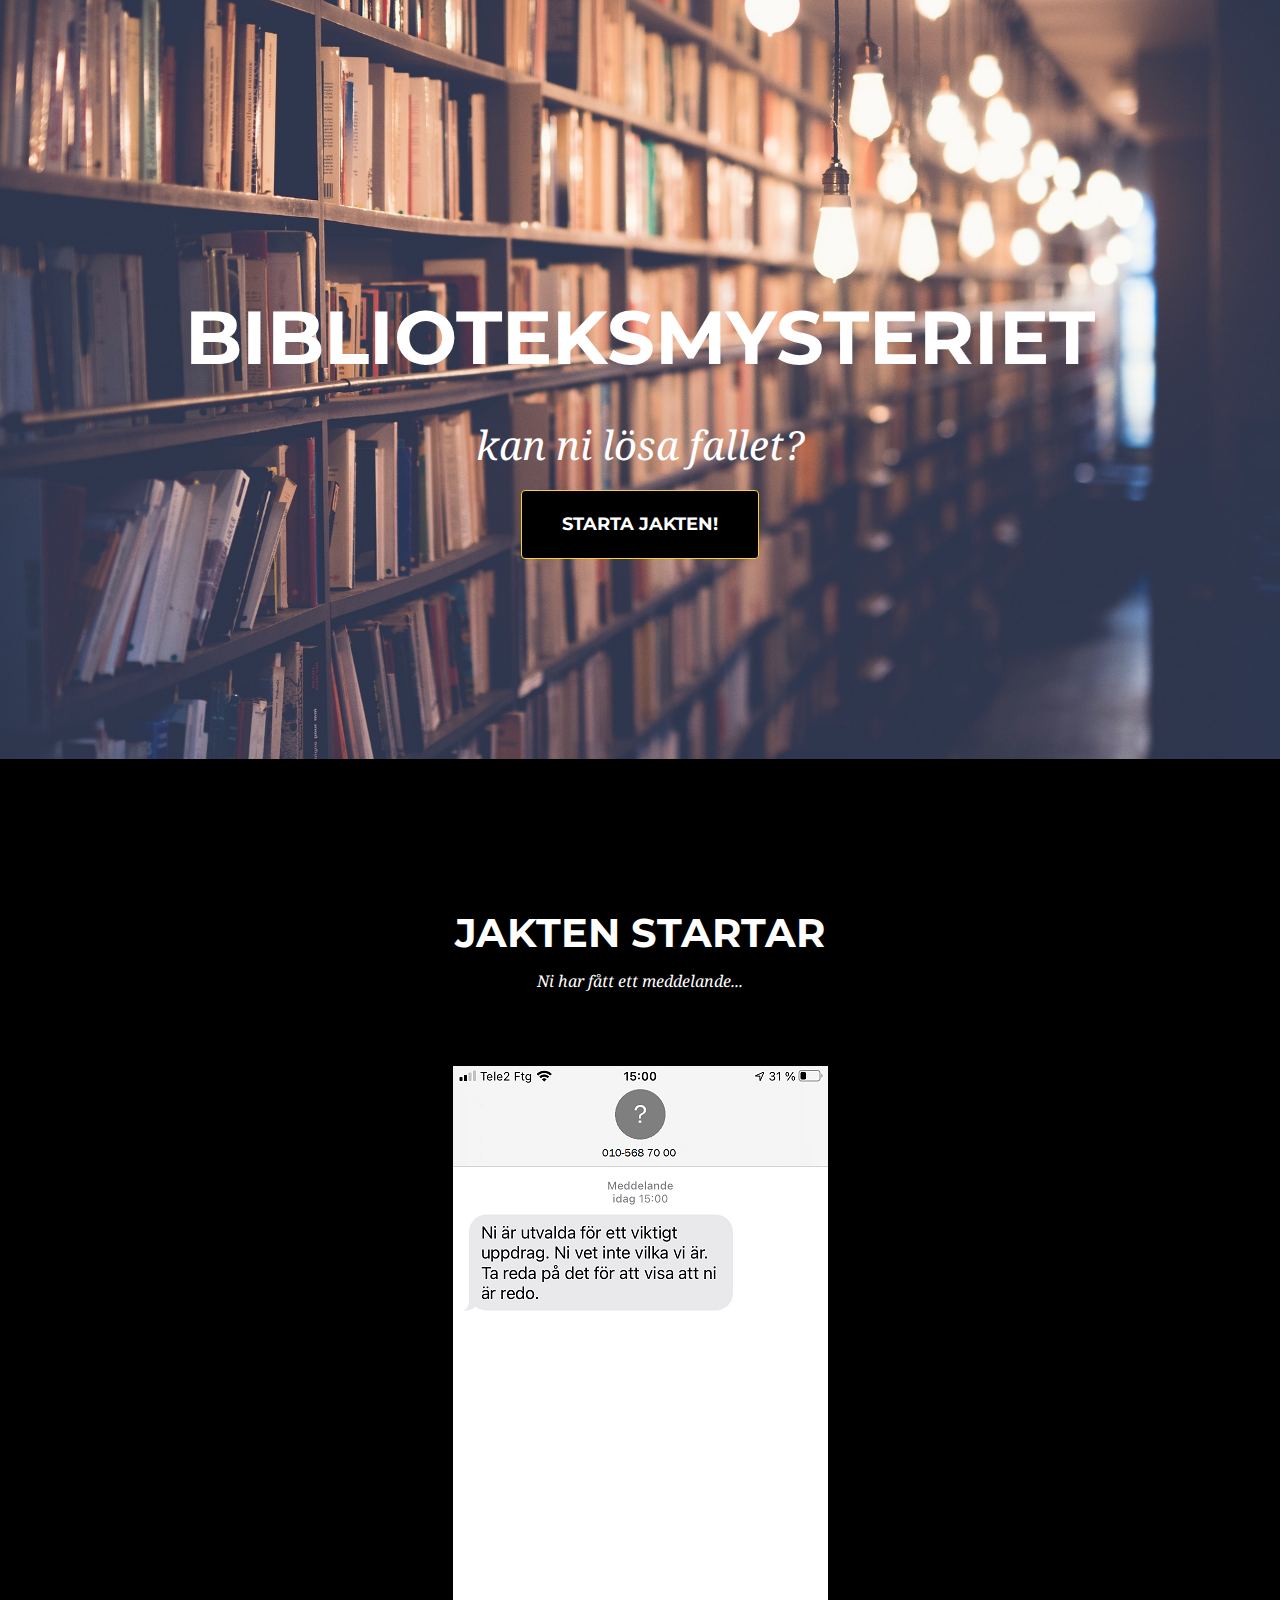
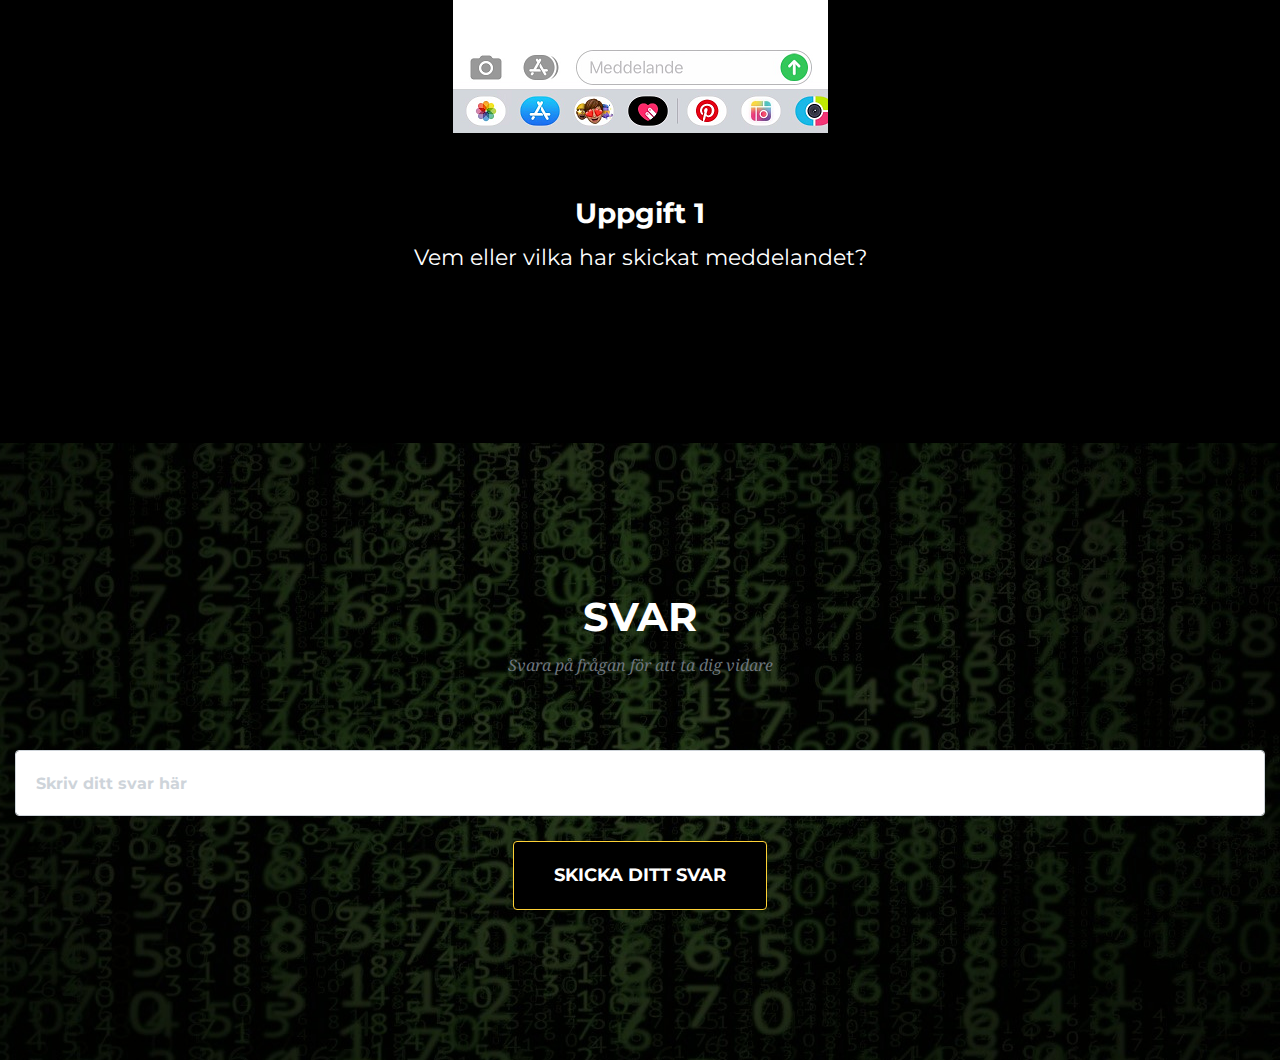
<file: index.html>
<!--
OM TEKNIKJAKTEN
==========================================================
Teknikjakten är inspirerad av escape rooms och skapades som en del 
av projektet Mer för fler som Umeå kommuns bibliotek deltog i 2018. 
Projektgruppen bestod av sex personer från olika bibliotek som gick 
en metodutbildning, SKL:s Innovationsguiden.

Du kan hitta mer information om detta projekt på följande plats

www.minabibliotek.se/merforfler

SKAPA EGNA JAKTER
==========================================================
Denna version av teknikjakten är en mall framtagen för att det skall vara
enkelt att skapa egna teknikjakter.
kunna skapa egna "teknikjakter".

Ett exempel på teknikjakt kan hittas på:

www.itbib.se/teknikjakten

LICENS OCH MALL
==========================================================
Teknikjakten är byggd med hjälp av ett javascript ramverk som heter 
Twitter bootstrap och en tema som heter Agency.
Temat kan hittas på följande sida.

https://startbootstrap.com/themes/agency/

Eller här:

https://github.com/BlackrockDigital/startbootstrap-agency

Mallen Agency använder sig av en licens som heter "The MIT License".
Det innebär följande

The MIT License (MIT)

Copyright (c) 2013-2019 Blackrock Digital LLC

Permission is hereby granted, free of charge, to any person obtaining a copy
of this software and associated documentation files (the "Software"), to deal
in the Software without restriction, including without limitation the rights
to use, copy, modify, merge, publish, distribute, sublicense, and/or sell
copies of the Software, and to permit persons to whom the Software is
furnished to do so, subject to the following conditions:

The above copyright notice and this permission notice shall be included in
all copies or substantial portions of the Software.

THE SOFTWARE IS PROVIDED "AS IS", WITHOUT WARRANTY OF ANY KIND, EXPRESS OR
IMPLIED, INCLUDING BUT NOT LIMITED TO THE WARRANTIES OF MERCHANTABILITY,
FITNESS FOR A PARTICULAR PURPOSE AND NONINFRINGEMENT. IN NO EVENT SHALL THE
AUTHORS OR COPYRIGHT HOLDERS BE LIABLE FOR ANY CLAIM, DAMAGES OR OTHER
LIABILITY, WHETHER IN AN ACTION OF CONTRACT, TORT OR OTHERWISE, ARISING FROM,
OUT OF OR IN CONNECTION WITH THE SOFTWARE OR THE USE OR OTHER DEALINGS IN
THE SOFTWARE.

SLUT PÅ KOMMENTARER
==========================================================
-->

<!--SÅ GÖR DU För att skapa en egen teknikjakt behöver du ändra vissa delar i detta dokument
sådana platser är märkta med texten ÄNDRA. Läs kommentarerna eller använd sökfunktionen
ctrl+f för att snabbt hitta de platser du behöver ändra på.-->


<!DOCTYPE html>
<html lang="sv">
  <head>
    <meta http-equiv="Content-Type" content="text/html; charset=UTF-8">
    <meta name="viewport" content="width=device-width, initial-scale=1, shrink-to-fit=no">
    <meta name="description" content="">
    <meta name="author" content="">

  <!--
  # Genom att ändra denna informationen nedan kan du ge jakten ett eget namn
  # EX: <title>Ett helt eget namn</title>
  # Informationen visas inte någonstans på webbsidan utan ändrar det namn som 
  # webbsidans flik/tabb har då du du surfar till sidan.
  # 
  -->

    <title>LUNDBY BIBLIOTEKS TEKNIKJAKT</title>

  <!--Filer som berättar hur sidan skall se ut laddas in. Här behöver vi inte ändra något-->
  
    <link href="vendor/bootstrap/css/bootstrap.min.css" rel="stylesheet">
    <link href="vendor/fontawesome-free/css/all.min.css" rel="stylesheet" type="text/css">
    <link href="https://fonts.googleapis.com/css?family=Montserrat:400,700" rel="stylesheet" type="text/css">
    <link href='https://fonts.googleapis.com/css?family=Kaushan+Script' rel='stylesheet' type='text/css'>
    <link href='https://fonts.googleapis.com/css?family=Droid+Serif:400,700,400italic,700italic' rel='stylesheet' type='text/css'>
    <link href='https://fonts.googleapis.com/css?family=Roboto+Slab:400,100,300,700' rel='stylesheet' type='text/css'>
    <link href="css/agency.min.css" rel="stylesheet">
    <link href="css/style.css" rel="stylesheet">

  </head>


  

    <!--SLUT PÅ DELEN SOM BESKRIVER MENYN LÄNGST UPP-->

    <!--FÖRSTA DELEN SOM INTRODUCERAR JAKTEN STARTAR-->
    <header class="masthead">
      <div class="container">
        <div class="intro-text">
        <div class="intro-heading text-uppercase">biblioteksmysteriet</div>
          <div class="intro-lead-in">kan ni lösa fallet?</div>
          
          <a class="btn btn-primary btn-xl text-uppercase js-scroll-trigger" href="#services">
          Starta jakten!
          </a>
        </div>
      </div>
    </header>
    
    <!-- DELEN SOM BESKRIVER FÖRSTA UPPDRAGET STARTAR -->
    <section id="services">
      <div class="container">
        <div class="row">
          <div class="col-lg-12 text-center">
            <h2 class="section-heading text-uppercase">Jakten startar</h2>
            <h3 class="section-subheading ">Ni har fått ett meddelande...</h3>

            
            
            <!--Ibland kanske du vill lägga till en bild i beskrivningen.
            I så fall läger du in bilden i katalogen img.
            Du lägger sedan in följande kod för att berätta att en bild skall visas.
            Men ersätter bildensnamn med det namn din bild och det filformat din bild har.

            EX:
            <img src="./img/bildensnamn.filformat">
            T.ex: <img src="./img/coolbild.jpeg">-->

            <p><img src="./img/sms.PNG"></p>

            <br />
            <br />
            <h3>Uppgift 1</h3>
            <!--Här nedan beskriver du vad uppdraget skall vara-->
            <p>
            Vem eller vilka har skickat meddelandet?
            </p>
          </div>
        </div>
      </div>
    </section>

 
    
    <!-- DELEN DÄR MAN MATAR IN SITT SVAR STARTAR -->
    <section id="contact">
      <div class="container">
          <div class="col-lg-12 text-center">
            <h2 class="section-heading text-uppercase">Svar</h2>
            <h3 class="section-subheading text-muted">Svara på frågan för att ta dig vidare</h3>
          </div>
        </div>
          <div class="col-lg-12">

      <!--Du behöver här berätta vilken sida som skall laddas om man löser uppdraget.
      Just nu är det sidan som heter 2.html som skall laddas.
      Om vi istället skulle arbeta med uppdrag 2 just så och ändra i filen 2.html skulle vi då alltså
      istället låta det stå "./3.html" eftersom det då är den sidan som borde laddas.

      Vi kan fortsätta på detta viset och lägga till nya sidor tills dess att vi skapat
      så många uppdrag vi vill.
      -->
            <form id="contactForm" name="sentMessage" novalidate="novalidate" 
            action="./2.html" 
            onsubmit="return validateForm()" autocomplete="off">
              <div class="row">
                <div class="col-md-12">
                  <div class="form-group">
                    <input class="form-control" id="answer" type="text" placeholder="Skriv ditt svar här" required="required" data-validation-required-message="Rutan får inte vara tom">
                    <p class="help-block text-danger"></p>
                  </div>
                  
                <div class="col-lg-12 text-center">
                  <div id="success"></div>
                  <button id="sendMessageButton" class="btn btn-primary btn-xl text-uppercase" type="submit">Skicka ditt svar</button>
                </div>
              </div>
            
          </div></form>
        </div>
      </div>
    </div></section>

    <!-- DENNA DEL BESKRIVER INFORMATIONEN SOM VISAS LÄNGST NER PÅ SIDAN -->
   



    <!-- Filer som denna mall använder läses in, du behöver inte ändra något här.-->

    <script src="vendor/jquery/jquery.min.js"></script>
    <script src="vendor/bootstrap/js/bootstrap.bundle.min.js"></script>
    <script src="vendor/jquery-easing/jquery.easing.min.js"></script>
    <script src="js/agency.min.js"></script>
    <script src="js/agency.min.js"></script>

    <!--I DENNA DEL BERÄTTAR DU VAD SOM ÄR RÄTT SVAR-->
    <script>
    function validateForm() {

      //Det använder skriver i rutan hämtas in och sparas i en variabel som heter answer.
      //det man skrivit in i rutan konverteras automatiskt till gemener.
      //Skriver någon in MeDDelande och då använder versaler kommer texten som sparas att ändå att bli meddelande.
      //Det gör det lättare att berätta vilket alteranativ som är rätt eftersom
      //vi inte behöver ta hänsyn till gemenser/versaler.
      var answer = document.forms["contactForm"]["answer"].value.toLowerCase();
      
      /*Genom att ändra det som står mellan dessa tecken "" kan du välja vad som är rätt svar 
      Viktigt! Skriv svaret med små bokstäver.

      EX: if (answer == "mittsvar")

      Om man nu skriver in mittsvar i rutan kommer man vidare.
      
      Finns det fler än ett rätt svar? 

      Genom att lägga till följande tecken || (markera texten och kopiera 
      eller tryck alt-gr samtidigt som du trycker på tangenten till höger om shift)
      så kan du lägga till fler alternativ som är rätt.

      EX: Med två räta svar

      if (answer == "svar1" || answer == "svar2" )
      
      EX: Med tre rätta svar

      if (answer == "svar1" || answer == "svar2" answer == "svar3" )
      */

      if (answer == "säpo" || answer == "säkerhetspolisen") { /*Kom ihåg att svaret skall skrivas med gemener*/
          return true;
      }else{
        document.getElementById("answer").value ="";
        document.getElementById("answer").setAttribute("placeholder","Det var tyvärr fel svar, försök igen!");
        return false;
      }
    }
  </script>

  <!--GRATTIS! Du har nu gjort startsidan för din egen teknikjakt! Testa att dubbelklicka på denna fil
  index.html för att visa sidan i din webbläsare. Fungerar inte  det kan du högerklicka på filen och välja öppna med. Där borde du kunna hitta någon webbläsare som alternativ

  EX: Internet Explorer, Edge, Firefox, Chrome

  Det är nu dags att öppna sidan som heter 2.html och följa instruktionerna där.
  -->
</body>
</html>
</file>
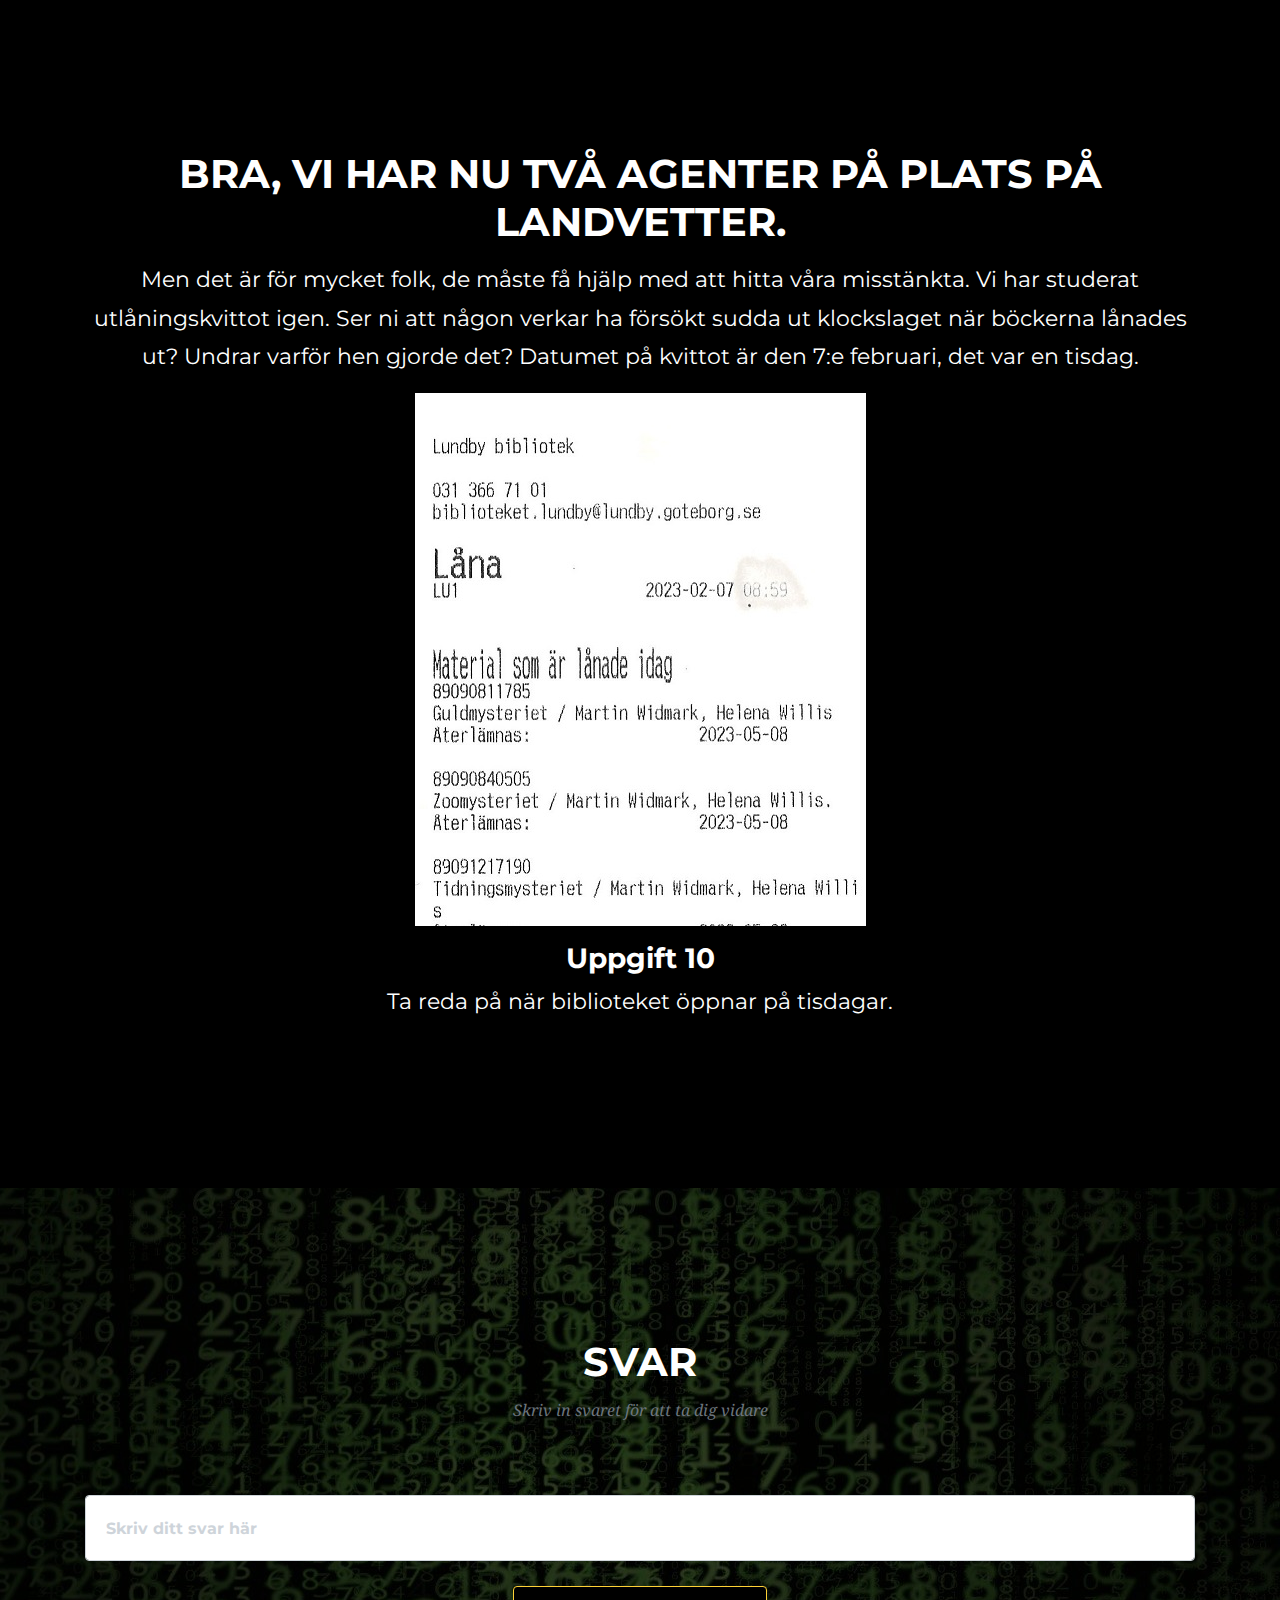
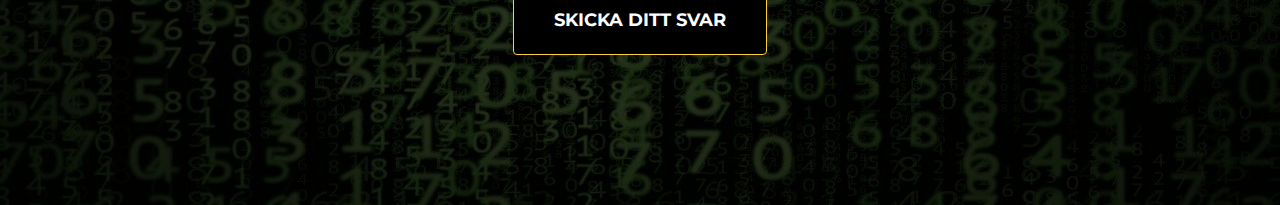
<file: 10.html>
<!--
SKAPA EN EGEN MALLSIDA FÖR UPPDRAG
==========================================================
Nu blir det lite repetition. Den sida hu hintills arbetet med 
introducerade jakten och hade därför lite speciellt innehåll.

Målet med den sida du arbetar med just nu är att skapa en
mall som du sedan kan kopiera till så många uppdrag du behöver.
Du behöver sedan ändra ett saker på varje sida.

1. Beskrivningen av uppdraget.
2. Uppgiftens nummer
3. Vad det rätta svaret är
4. Vilken sida som skall laddas om man svarar rätt.
-->

<!DOCTYPE html>
<html lang="sv">
  <head>
    <meta http-equiv="Content-Type" content="text/html; charset=UTF-8">
    <meta name="viewport" content="width=device-width, initial-scale=1, shrink-to-fit=no">
    <meta name="description" content="">
    <meta name="author" content="">

  <!--
  # Genom att ändra denna informationen nedan kan du ge jakten ett eget namn
  # EX: <title>Ett helt eget namn</title>
  # Informationen visas inte någonstans på webbsidan utan ändrar det namn som 
  # webbsidans flik/tabb har då du du surfar till sidan.
  # 
  -->
    <title>LUNDBY BIBLIOTEKS TEKNIKJAKT</title>

  <!--Filer som berättar hur sidan skall se ut laddas in. Här behöver vi inte ändra något-->
  
    <link href="vendor/bootstrap/css/bootstrap.min.css" rel="stylesheet">
    <link href="vendor/fontawesome-free/css/all.min.css" rel="stylesheet" type="text/css">
    <link href="https://fonts.googleapis.com/css?family=Montserrat:400,700" rel="stylesheet" type="text/css">
    <link href='https://fonts.googleapis.com/css?family=Kaushan+Script' rel='stylesheet' type='text/css'>
    <link href='https://fonts.googleapis.com/css?family=Droid+Serif:400,700,400italic,700italic' rel='stylesheet' type='text/css'>
    <link href='https://fonts.googleapis.com/css?family=Roboto+Slab:400,100,300,700' rel='stylesheet' type='text/css'>
    <link href="css/agency.min.css" rel="stylesheet">
    <link href="css/style.css" rel="stylesheet">
  </head>


  <body id="page-top">
  <!-- Denna del av koden berättar vad menyn skall innehålla -->
   

    <!--SLUT PÅ DELEN SOM BESKRIVER MENYN LÄNGST UPP-->

    <!-- DELEN SOM BESKRIVER FÖRSTA UPPDRAGET STARTAR -->
    <section id="services">
      <div class="container">
        <div class="row">
          <div class="col-lg-12 text-center">
            <!--Sidans största rubrik-->
            <h2 class="section-heading text-uppercase">Bra, vi har nu två agenter på plats på Landvetter. </h2>

            <!--Bakgrunds information-->
           

            <!--Eventuellt återkoppling gällande det tidigare uppdraget-->
            <p> 
              Men det är för mycket folk, de måste få hjälp med att hitta våra misstänkta. 
              Vi har studerat utlåningskvittot igen. Ser ni att någon verkar ha försökt sudda ut klockslaget när böckerna lånades ut? 
              Undrar varför hen gjorde det? Datumet på kvittot är den 7:e februari, det var en tisdag.   
            
          </p>
          <img src="./img/kvitto.jpg">
          <p> 
          </p>

            <!--Uppgiftens nummer-->
            <h3>Uppgift 10</h3>
            <!--Vilket är uppdraget?-->
            <p>
              Ta reda på när biblioteket öppnar på tisdagar.

            <!--Ibland kanske du vill lägga till en bild i beskrivningen.
            I så fall läger du in bilden i katalogen img.
            Du lägger sedan in följande kod för att berätta att en bild skall visas.
            Men ersätter bildensnamn med det namn din bild och det filformat din bild har.

            EX:
            <img src="./img/bildensnamn.filformat">
            T.ex: <img src="./img/coolbild.jpeg">
            -->
            </p>
          </div>
        </div>
      </div>
    </section>

 
<!-- DELEN DÄR MAN MATAR IN SITT SVAR STARTAR -->
    <section id="contact">
      <div class="container">
        <div class="row">
          <div class="col-lg-12 text-center">
            <h2 class="section-heading text-uppercase">Svar</h2>
            <h3 class="section-subheading text-muted">Skriv in svaret för att ta dig vidare</h3>
          </div>
        </div>
        <div class="row">
          <div class="col-lg-12">

      <!--VILKEN SIDA SKALL LADDAS OM MAN SKRIVIT IN RÄTT SVAR
      Du behöver här berätta vilken sida som skall laddas om man löser uppdraget.
      Just nu är det sidan som heter 2.html som skall laddas.
      Om vi istället skulle arbeta med uppdrag 2 just så och ändra i filen 2.html skulle vi då alltså
      istället låta det stå 3.html eftersom det då är den sidan som borde laddas.
      Om detta är sista uppdraget i din jakt skriver du in klar.html

      Vi kan fortsätta på detta viset och lägga till nya sidor tills dess att vi skapat
      så många uppdrag vi vill.
      -->
            <form id="contactForm" name="sentMessage" novalidate="novalidate" 
            action="./11.html" 
            onsubmit="return validateForm()" autocomplete="off">
              <div class="row">
                <div class="col-md-12">
                  <div class="form-group">
                    <input class="form-control" id="answer" type="text" placeholder="Skriv ditt svar här" required="required" data-validation-required-message="Rutan får inte vara tom">
                    <p class="help-block text-danger"></p>
                  </div>
                  
                <div class="col-lg-12 text-center">
                  <div id="success"></div>
                  <button id="sendMessageButton" class="btn btn-primary btn-xl text-uppercase" type="submit">Skicka ditt svar</button>
                </div>
              </div>
            
          </div></form>
        </div>
      </div>
    </div></section>

    

    <!-- Filer som denna mall använder läses in -->
    <script src="vendor/jquery/jquery.min.js"></script>
    <script src="vendor/bootstrap/js/bootstrap.bundle.min.js"></script>
    <script src="vendor/jquery-easing/jquery.easing.min.js"></script>
    <script src="js/agency.min.js"></script>
    <script src="js/agency.min.js"></script>

    <!--I DENNA DEL BERÄTTAR DU VAD SOM ÄR RÄTT SVAR-->
    <script>
    function validateForm() {

      //Det använder skriver i rutan hämtas in och sparas i en variabel som heter answer.
      var answer = document.forms["contactForm"]["answer"].value.toLowerCase();
      
      /*Genom att ändra det som står mellan dessa tecken "" kan du välja vad som är rätt svar 
      Viktigt! Skriv svaret med små bokstäver.

      EX: if (answer == "mittsvar")

      Om man nu skriver in mittsvar i rutan kommer man vidare.
      
      Finns det fler än ett rätt svar? 

      Genom att lägga till följande tecken || (markera texten och kopiera 
      eller tryck alt-gr samtidigt som du trycker på tangenten till höger om shift)
      så kan du lägga till fler alternativ som är rätt.

      EX: Med två räta svar

       if (answer == "svar1" || answer == "svar2" )
      
      EX: Med tre rätta svar

      if (answer == "svar1" || answer == "svar2" answer == "svar3" )

      */

      if (answer == "10" || answer == "kl. 10" || answer == "kl 10" || answer == "klockan 10" || answer == "tio" || answer == "klockan tio" || answer == "kl. tio" || answer == "kl tio" ) {
          return true;
      }else{
        document.getElementById("answer").value ="";
        document.getElementById("answer").setAttribute("placeholder","Det var tyvärr fel svar, försök igen!");
        return false;
      }
    }
  </script>

  <!--GRATTIS Du har nu gjort uppdrag nummer två!
  Du har nu skapat en mall för en uppdragssida att utgå från.
  Vill du t.ex. skapa en teknikjakt med kan du kopiera 
  dokument och döpa kopian till 3.html. Du kan sedan upprepa samma tillvägagångssätt
  fler gånger och du vill skapa en jakt med fler uppdrag.

  3.html

  Du går sedan igenom dessa kopior på samma vis som detta dokument.


  Så avslutar du jakten.

  Du avslutar jakten genom att säga att man skall hamna på sidan
  klar.html om man skriver in rätt svar.

  EX: 
            action="./klar.html" 

  Du hittar fler instruktioner här ovan under delen som heter
  VILKEN SIDA SKALL LADDAS OM SKRIVIT IN RÄTT SVAR
  -->
</body>
</html>
</file>
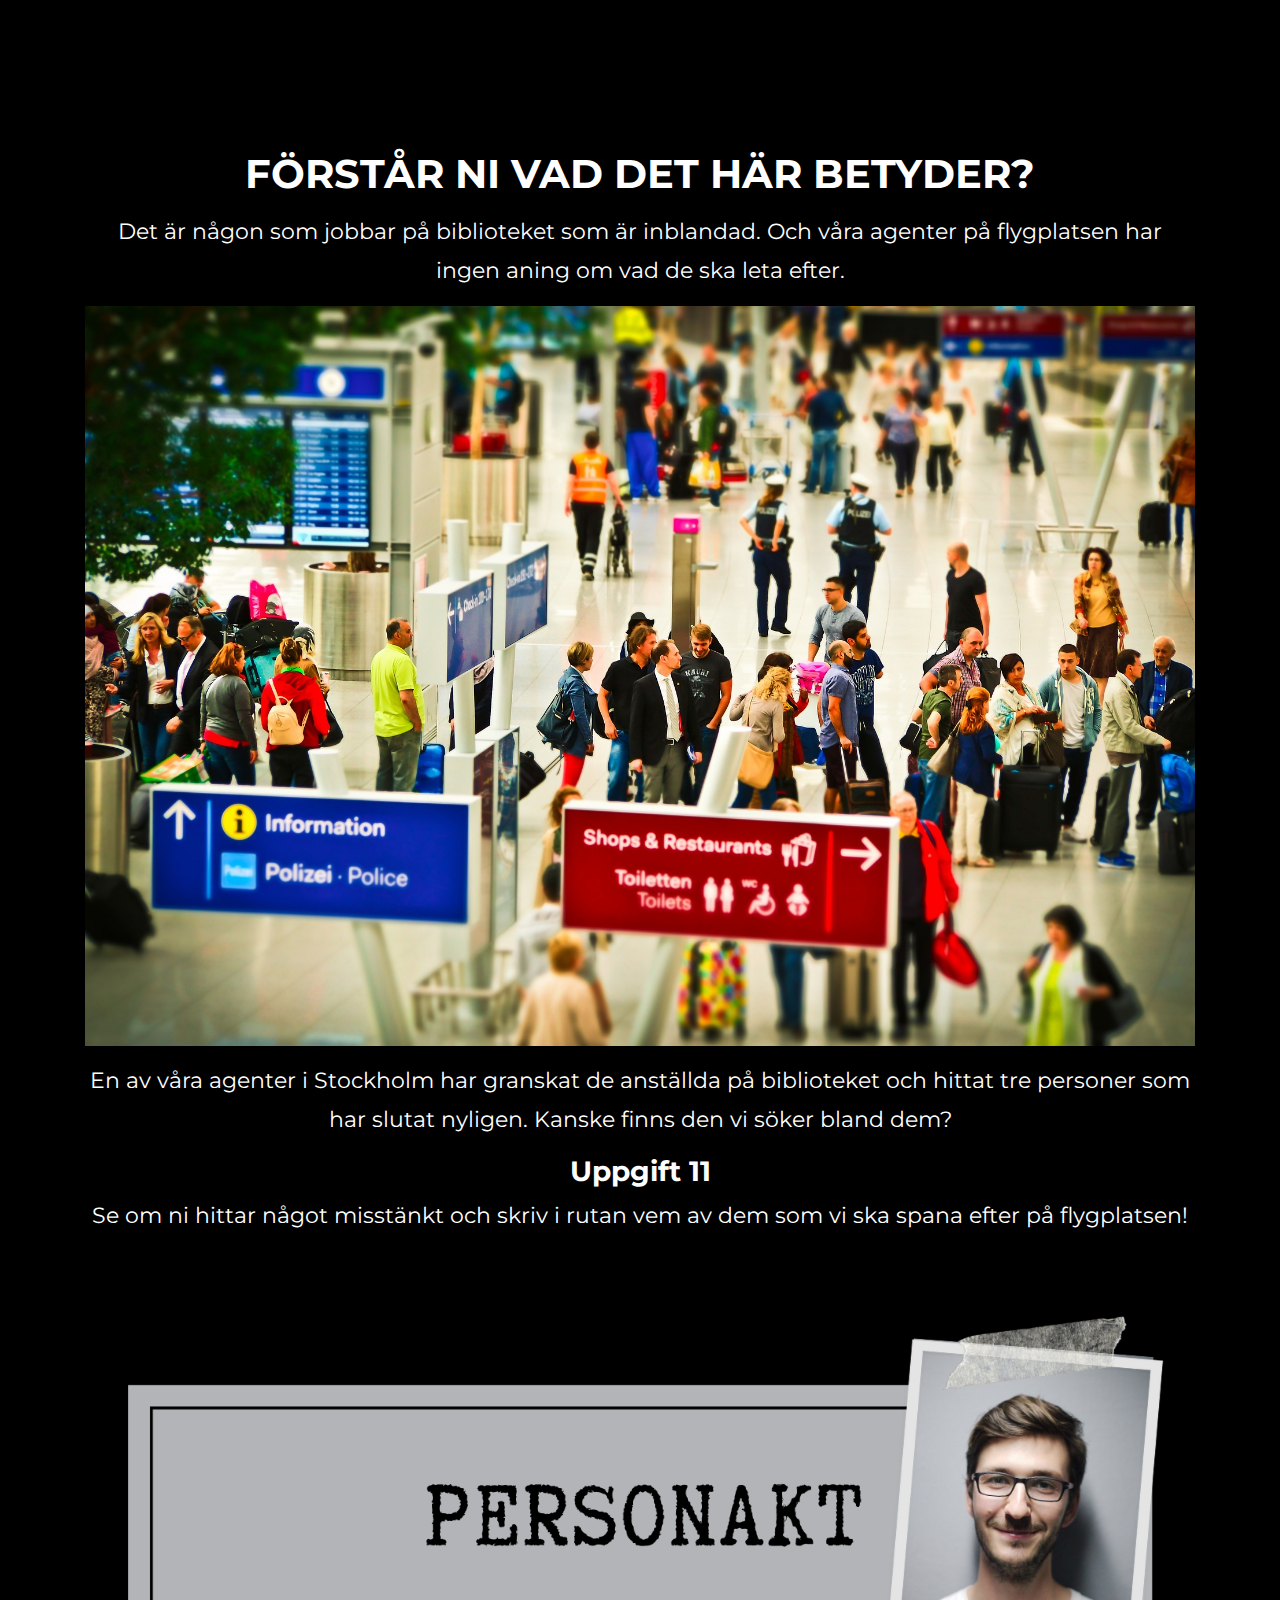
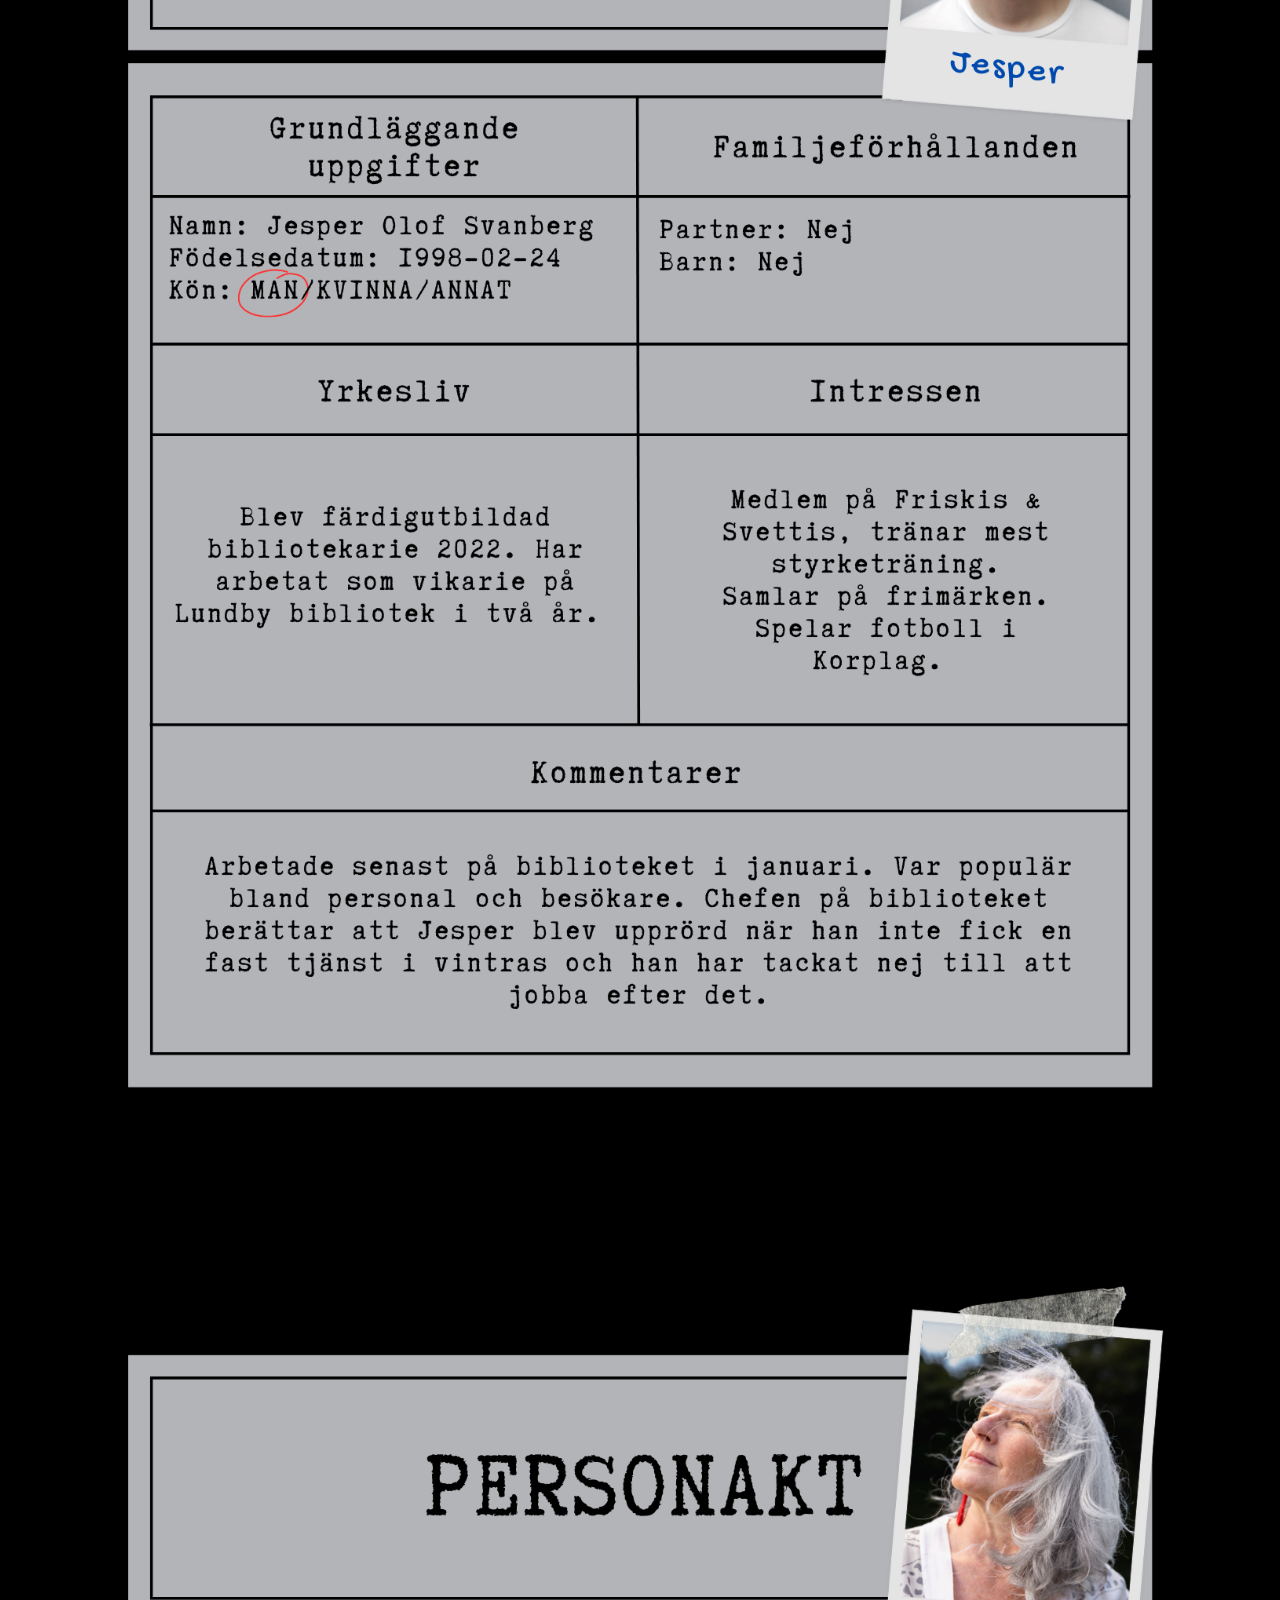
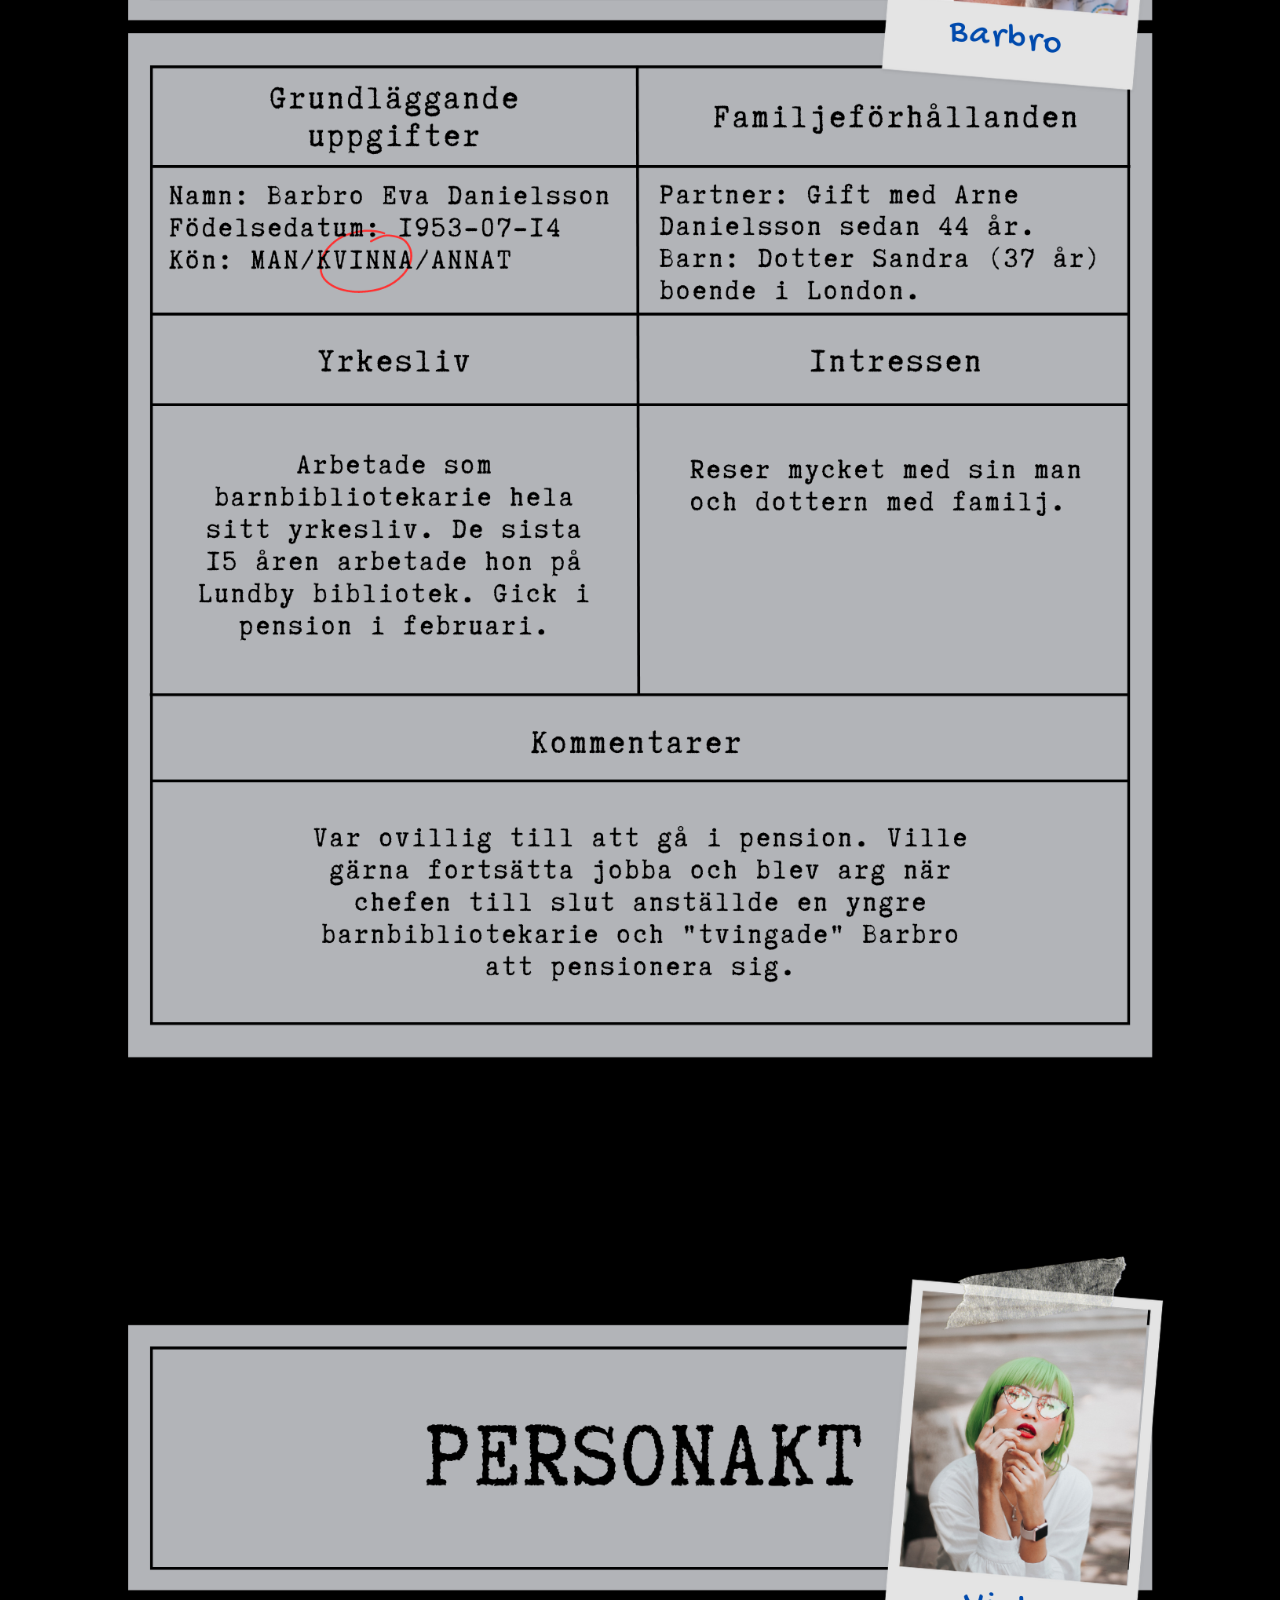
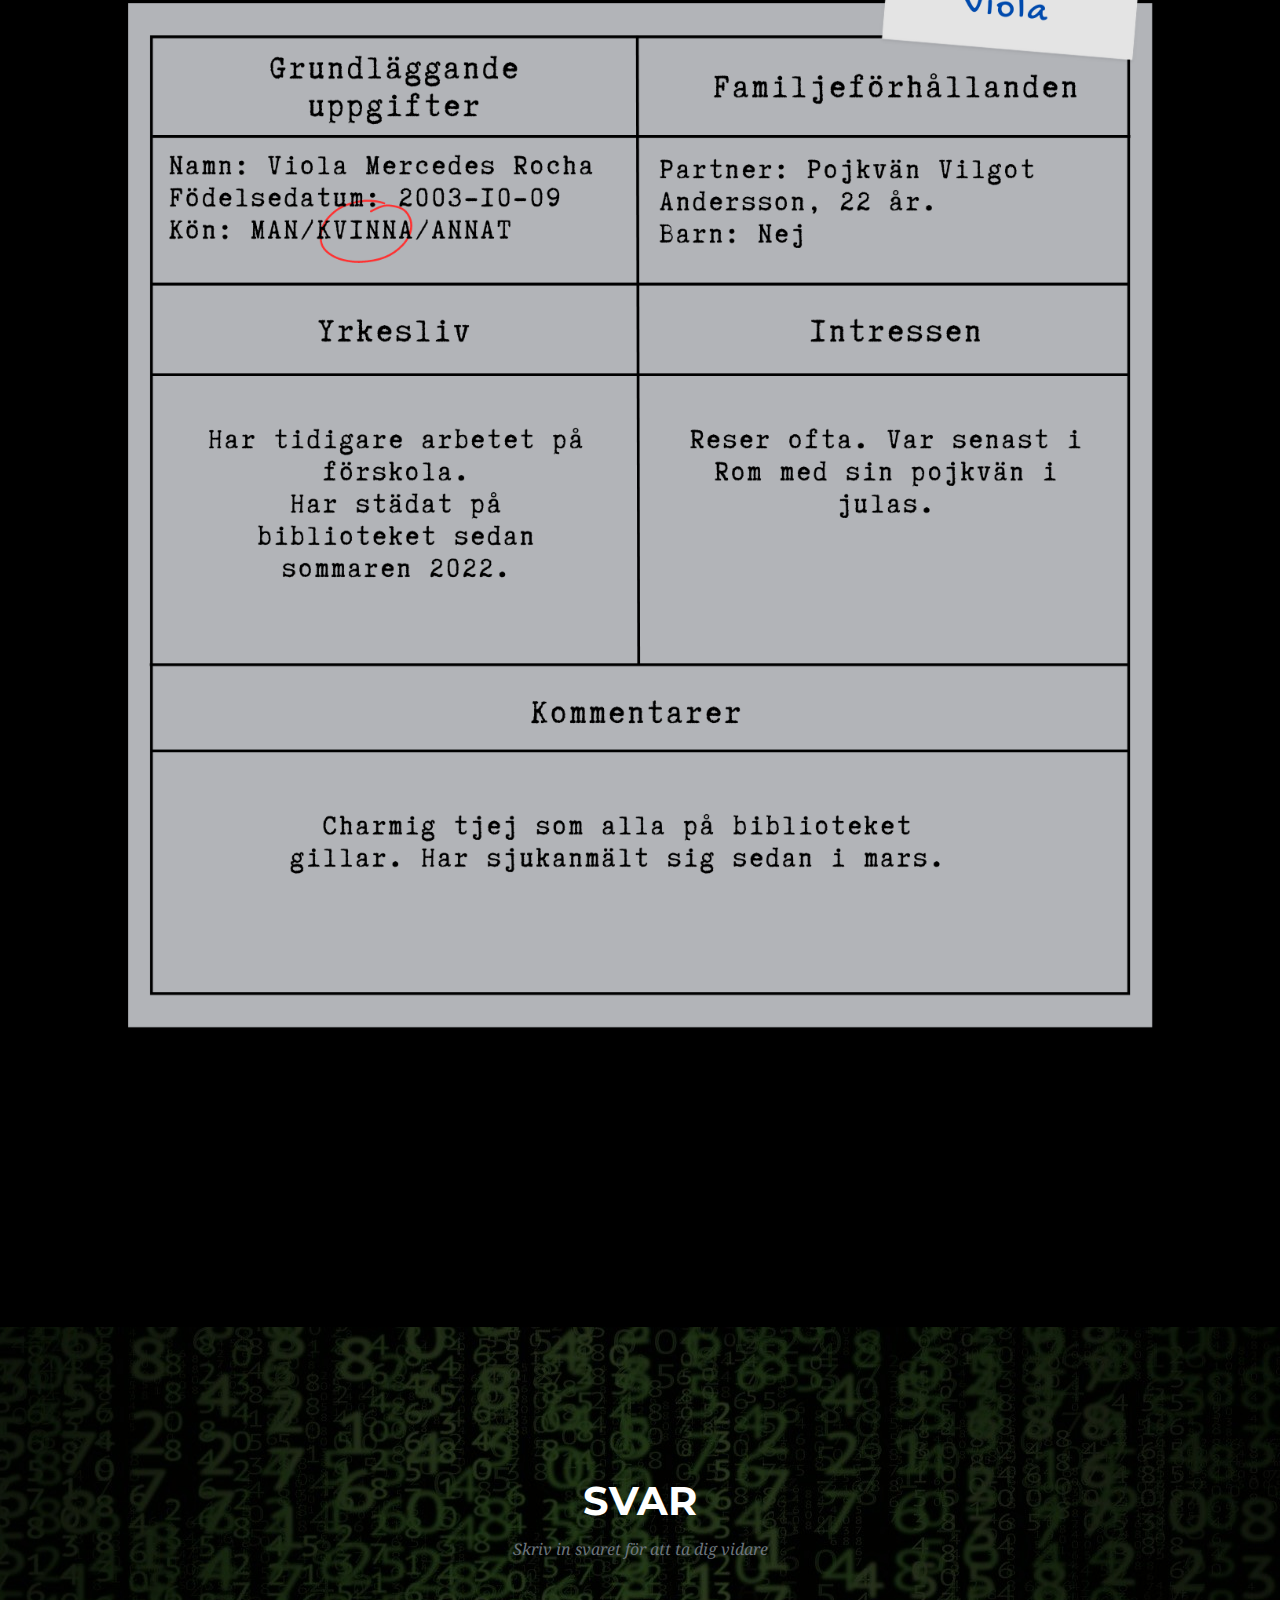
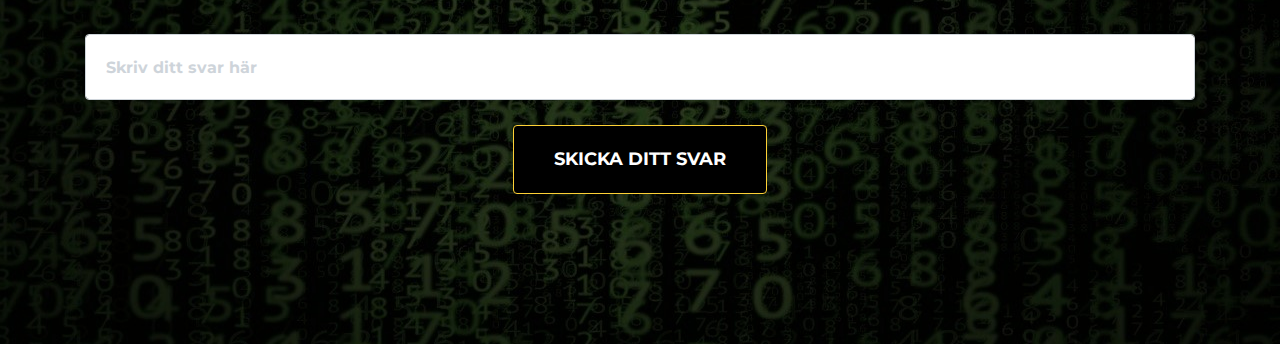
<file: 11.html>
<!--
SKAPA EN EGEN MALLSIDA FÖR UPPDRAG
==========================================================
Nu blir det lite repetition. Den sida hu hintills arbetet med 
introducerade jakten och hade därför lite speciellt innehåll.

Målet med den sida du arbetar med just nu är att skapa en
mall som du sedan kan kopiera till så många uppdrag du behöver.
Du behöver sedan ändra ett saker på varje sida.

1. Beskrivningen av uppdraget.
2. Uppgiftens nummer
3. Vad det rätta svaret är
4. Vilken sida som skall laddas om man svarar rätt.
-->

<!DOCTYPE html>
<html lang="sv">
  <head>
    <meta http-equiv="Content-Type" content="text/html; charset=UTF-8">
    <meta name="viewport" content="width=device-width, initial-scale=1, shrink-to-fit=no">
    <meta name="description" content="">
    <meta name="author" content="">

  <!--
  # Genom att ändra denna informationen nedan kan du ge jakten ett eget namn
  # EX: <title>Ett helt eget namn</title>
  # Informationen visas inte någonstans på webbsidan utan ändrar det namn som 
  # webbsidans flik/tabb har då du du surfar till sidan.
  # 
  -->
    <title>LUNDBY BIBLIOTEKS TEKNIKJAKT</title>

  <!--Filer som berättar hur sidan skall se ut laddas in. Här behöver vi inte ändra något-->
  
    <link href="vendor/bootstrap/css/bootstrap.min.css" rel="stylesheet">
    <link href="vendor/fontawesome-free/css/all.min.css" rel="stylesheet" type="text/css">
    <link href="https://fonts.googleapis.com/css?family=Montserrat:400,700" rel="stylesheet" type="text/css">
    <link href='https://fonts.googleapis.com/css?family=Kaushan+Script' rel='stylesheet' type='text/css'>
    <link href='https://fonts.googleapis.com/css?family=Droid+Serif:400,700,400italic,700italic' rel='stylesheet' type='text/css'>
    <link href='https://fonts.googleapis.com/css?family=Roboto+Slab:400,100,300,700' rel='stylesheet' type='text/css'>
    <link href="css/agency.min.css" rel="stylesheet">
    <link href="css/style.css" rel="stylesheet">
  </head>


  <body id="page-top">
  <!-- Denna del av koden berättar vad menyn skall innehålla -->
   

    <!--SLUT PÅ DELEN SOM BESKRIVER MENYN LÄNGST UPP-->

    <!-- DELEN SOM BESKRIVER FÖRSTA UPPDRAGET STARTAR -->
    <section id="services">
      <div class="container">
        <div class="row">
          <div class="col-lg-12 text-center">
            <!--Sidans största rubrik-->
            <h2 class="section-heading text-uppercase">Förstår ni vad det här betyder? </h2>

            <!--Bakgrunds information-->
           

            <!--Eventuellt återkoppling gällande det tidigare uppdraget-->
            <p> 
              Det är någon som jobbar på biblioteket som är inblandad. 
              Och våra agenter på flygplatsen har ingen aning om vad de ska leta efter.
            
          </p>
          <p>
          <img src="./img/flyg.jpg">
        </p>
          <p> 
                
          </p>

            <!--Uppgiftens nummer-->
           
            <!--Vilket är uppdraget?-->
            <p>
              En av våra agenter i Stockholm har granskat de anställda på biblioteket och hittat tre personer 
              som har slutat nyligen. 
              Kanske finns den vi söker bland dem?
            </p>
            
              <h3>Uppgift 11</h3>
              <p>
              Se om ni hittar något misstänkt och skriv i rutan vem av dem som vi ska spana efter på flygplatsen!
            </p>
            <p>
              <img src="./img/Jesper.png">
              <img src="./img/Barbro.png">
              <img src="./img/Viola.png">
            <!--Ibland kanske du vill lägga till en bild i beskrivningen.
            I så fall läger du in bilden i katalogen img.
            Du lägger sedan in följande kod för att berätta att en bild skall visas.
            Men ersätter bildensnamn med det namn din bild och det filformat din bild har.

            EX:
            <img src="./img/bildensnamn.filformat">
            T.ex: <img src="./img/coolbild.jpeg">
            -->
            </p>
          </div>
        </div>
      </div>
    </section>

 
<!-- DELEN DÄR MAN MATAR IN SITT SVAR STARTAR -->
    <section id="contact">
      <div class="container">
        <div class="row">
          <div class="col-lg-12 text-center">
            <h2 class="section-heading text-uppercase">Svar</h2>
            <h3 class="section-subheading text-muted">Skriv in svaret för att ta dig vidare</h3>
          </div>
        </div>
        <div class="row">
          <div class="col-lg-12">

      <!--VILKEN SIDA SKALL LADDAS OM MAN SKRIVIT IN RÄTT SVAR
      Du behöver här berätta vilken sida som skall laddas om man löser uppdraget.
      Just nu är det sidan som heter 2.html som skall laddas.
      Om vi istället skulle arbeta med uppdrag 2 just så och ändra i filen 2.html skulle vi då alltså
      istället låta det stå 3.html eftersom det då är den sidan som borde laddas.
      Om detta är sista uppdraget i din jakt skriver du in klar.html

      Vi kan fortsätta på detta viset och lägga till nya sidor tills dess att vi skapat
      så många uppdrag vi vill.
      -->
            <form id="contactForm" name="sentMessage" novalidate="novalidate" 
            action="./12.html" 
            onsubmit="return validateForm()" autocomplete="off">
              <div class="row">
                <div class="col-md-12">
                  <div class="form-group">
                    <input class="form-control" id="answer" type="text" placeholder="Skriv ditt svar här" required="required" data-validation-required-message="Rutan får inte vara tom">
                    <p class="help-block text-danger"></p>
                  </div>
                  
                <div class="col-lg-12 text-center">
                  <div id="success"></div>
                  <button id="sendMessageButton" class="btn btn-primary btn-xl text-uppercase" type="submit">Skicka ditt svar</button>
                </div>
              </div>
            
          </div></form>
        </div>
      </div>
    </div></section>

    

    <!-- Filer som denna mall använder läses in -->
    <script src="vendor/jquery/jquery.min.js"></script>
    <script src="vendor/bootstrap/js/bootstrap.bundle.min.js"></script>
    <script src="vendor/jquery-easing/jquery.easing.min.js"></script>
    <script src="js/agency.min.js"></script>
    <script src="js/agency.min.js"></script>

    <!--I DENNA DEL BERÄTTAR DU VAD SOM ÄR RÄTT SVAR-->
    <script>
    function validateForm() {

      //Det använder skriver i rutan hämtas in och sparas i en variabel som heter answer.
      var answer = document.forms["contactForm"]["answer"].value.toLowerCase();
      
      /*Genom att ändra det som står mellan dessa tecken "" kan du välja vad som är rätt svar 
      Viktigt! Skriv svaret med små bokstäver.

      EX: if (answer == "mittsvar")

      Om man nu skriver in mittsvar i rutan kommer man vidare.
      
      Finns det fler än ett rätt svar? 

      Genom att lägga till följande tecken || (markera texten och kopiera 
      eller tryck alt-gr samtidigt som du trycker på tangenten till höger om shift)
      så kan du lägga till fler alternativ som är rätt.

      EX: Med två räta svar

       if (answer == "svar1" || answer == "svar2" )
      
      EX: Med tre rätta svar

      if (answer == "svar1" || answer == "svar2" answer == "svar3" )

      */

      if (answer == "barbro" || answer == "barbro danielsson" answer == "barbro eva danielsson") {
          return true;
      }else{
        document.getElementById("answer").value ="";
        document.getElementById("answer").setAttribute("placeholder","Det var tyvärr fel svar, försök igen!");
        return false;
      }
    }
  </script>

  <!--GRATTIS Du har nu gjort uppdrag nummer två!
  Du har nu skapat en mall för en uppdragssida att utgå från.
  Vill du t.ex. skapa en teknikjakt med kan du kopiera 
  dokument och döpa kopian till 3.html. Du kan sedan upprepa samma tillvägagångssätt
  fler gånger och du vill skapa en jakt med fler uppdrag.

  3.html

  Du går sedan igenom dessa kopior på samma vis som detta dokument.


  Så avslutar du jakten.

  Du avslutar jakten genom att säga att man skall hamna på sidan
  klar.html om man skriver in rätt svar.

  EX: 
            action="./klar.html" 

  Du hittar fler instruktioner här ovan under delen som heter
  VILKEN SIDA SKALL LADDAS OM SKRIVIT IN RÄTT SVAR
  -->
</body>
</html>
</file>
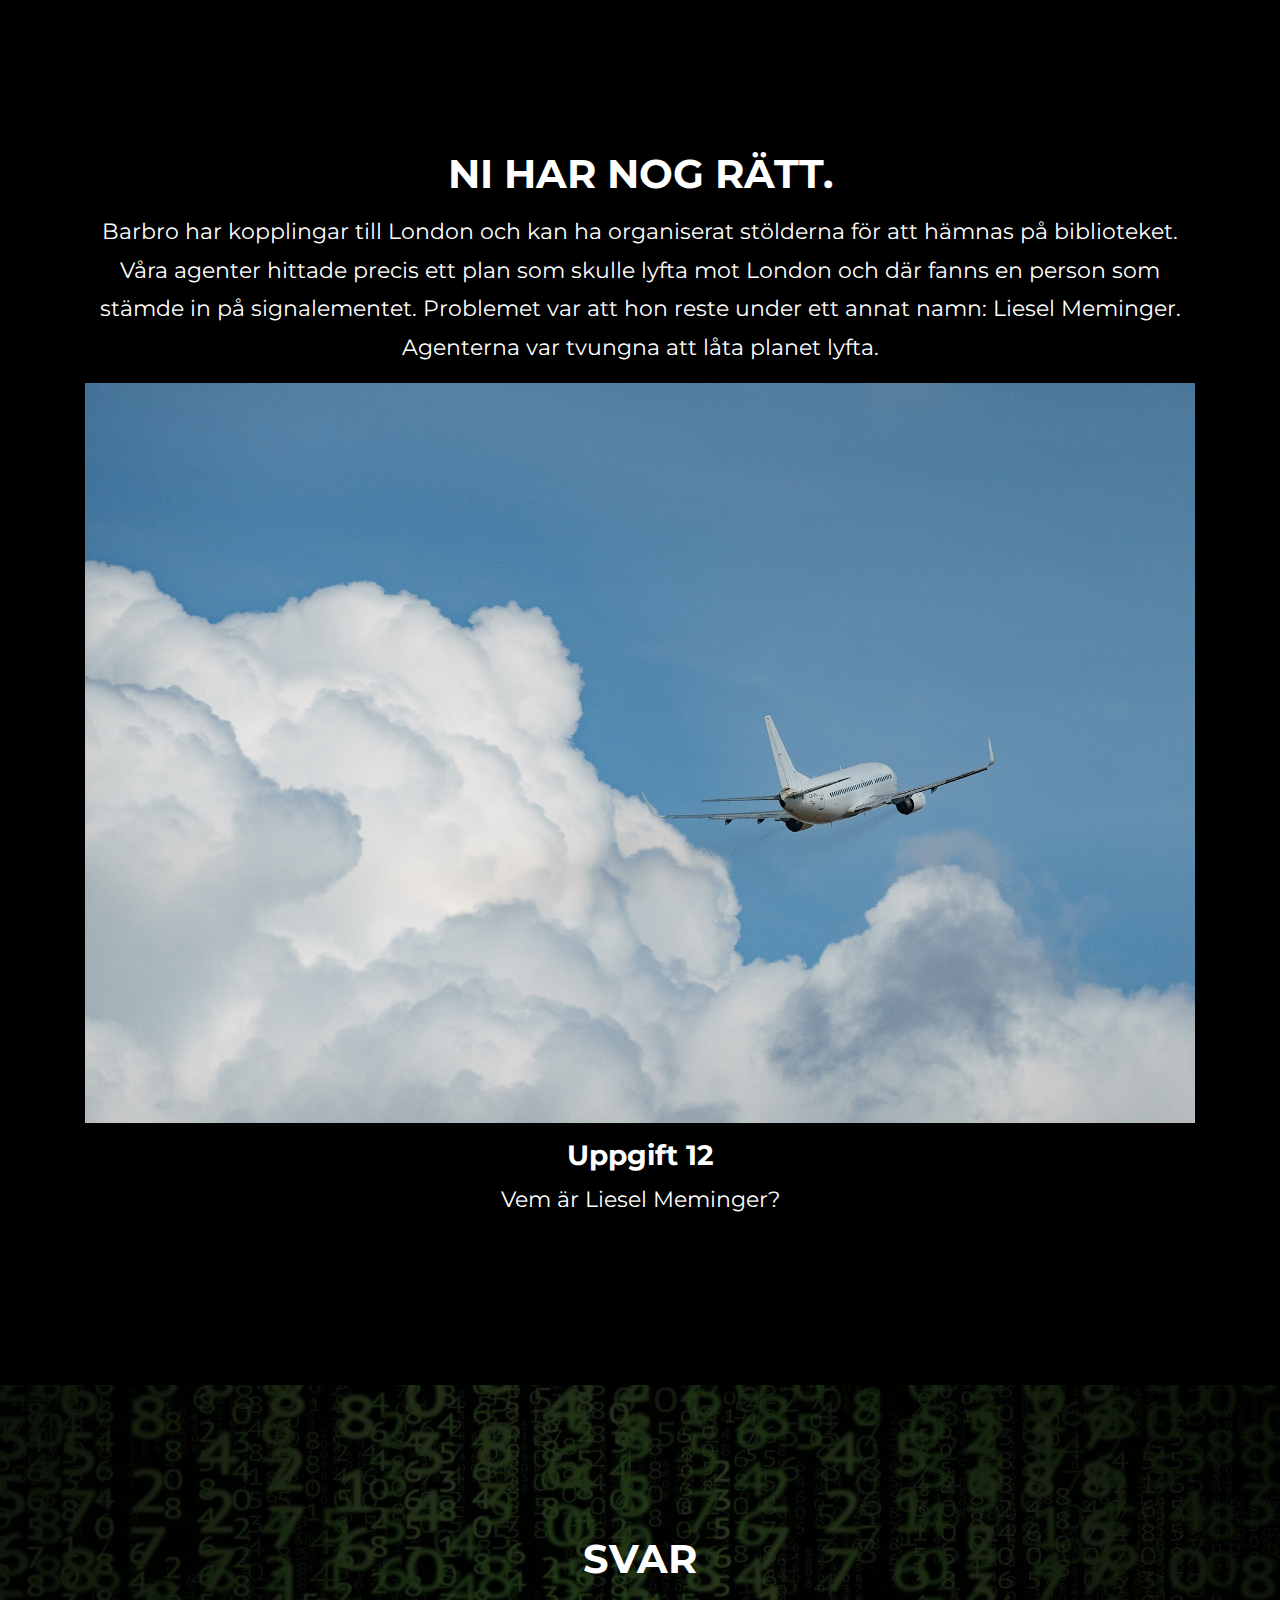
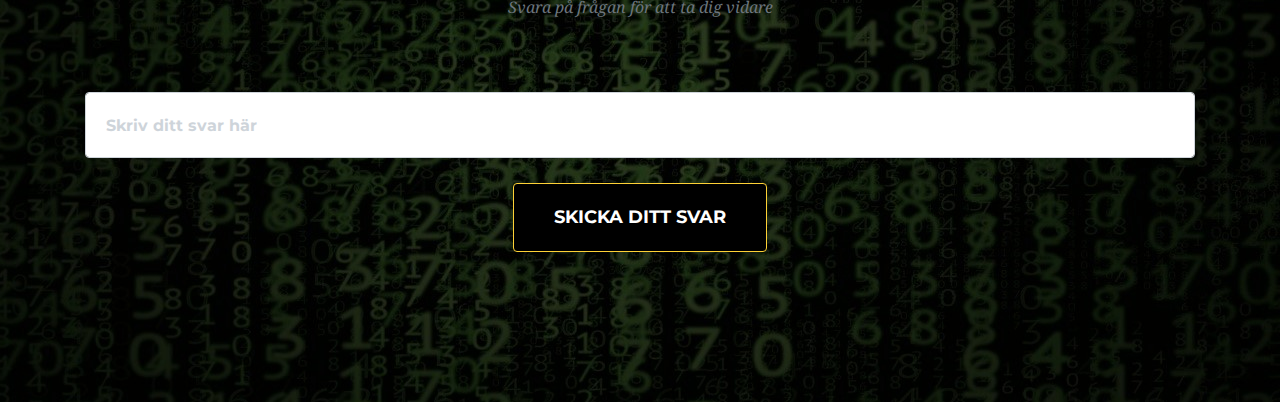
<file: 12.html>
<!--
SKAPA EN EGEN MALLSIDA FÖR UPPDRAG
==========================================================
Nu blir det lite repetition. Den sida hu hintills arbetet med 
introducerade jakten och hade därför lite speciellt innehåll.

Målet med den sida du arbetar med just nu är att skapa en
mall som du sedan kan kopiera till så många uppdrag du behöver.
Du behöver sedan ändra ett saker på varje sida.

1. Beskrivningen av uppdraget.
2. Uppgiftens nummer
3. Vad det rätta svaret är
4. Vilken sida som skall laddas om man svarar rätt.
-->

<!DOCTYPE html>
<html lang="sv">
  <head>
    <meta http-equiv="Content-Type" content="text/html; charset=UTF-8">
    <meta name="viewport" content="width=device-width, initial-scale=1, shrink-to-fit=no">
    <meta name="description" content="">
    <meta name="author" content="">

  <!--
  # Genom att ändra denna informationen nedan kan du ge jakten ett eget namn
  # EX: <title>Ett helt eget namn</title>
  # Informationen visas inte någonstans på webbsidan utan ändrar det namn som 
  # webbsidans flik/tabb har då du du surfar till sidan.
  # 
  -->
    <title>LUNDBY BIBLIOTEKS TEKNIKJAKT</title>

  <!--Filer som berättar hur sidan skall se ut laddas in. Här behöver vi inte ändra något-->
  
    <link href="vendor/bootstrap/css/bootstrap.min.css" rel="stylesheet">
    <link href="vendor/fontawesome-free/css/all.min.css" rel="stylesheet" type="text/css">
    <link href="https://fonts.googleapis.com/css?family=Montserrat:400,700" rel="stylesheet" type="text/css">
    <link href='https://fonts.googleapis.com/css?family=Kaushan+Script' rel='stylesheet' type='text/css'>
    <link href='https://fonts.googleapis.com/css?family=Droid+Serif:400,700,400italic,700italic' rel='stylesheet' type='text/css'>
    <link href='https://fonts.googleapis.com/css?family=Roboto+Slab:400,100,300,700' rel='stylesheet' type='text/css'>
    <link href="css/agency.min.css" rel="stylesheet">
    <link href="css/style.css" rel="stylesheet">
  </head>


  <body id="page-top">
  <!-- Denna del av koden berättar vad menyn skall innehålla -->
   

    <!--SLUT PÅ DELEN SOM BESKRIVER MENYN LÄNGST UPP-->

    <!-- DELEN SOM BESKRIVER FÖRSTA UPPDRAGET STARTAR -->
    <section id="services">
      <div class="container">
        <div class="row">
          <div class="col-lg-12 text-center">
            <!--Sidans största rubrik-->
            <h2 class="section-heading text-uppercase">Ni har nog rätt. </h2>

            <!--Bakgrunds information-->
           

            <!--Eventuellt återkoppling gällande det tidigare uppdraget-->
            <p> 
              Barbro har kopplingar till London och kan ha organiserat stölderna för att hämnas på biblioteket. Våra agenter 
              hittade precis ett plan som skulle lyfta mot London och där fanns en person som stämde in 
              på signalementet. Problemet var att hon reste under ett annat namn: Liesel Meminger. Agenterna var tvungna att låta planet lyfta.

            
          </p>
         
          <p> 
          
              <img src="./img/plan.jpg">
          </p>

            <!--Uppgiftens nummer-->
            <h3>Uppgift 12</h3>
            <!--Vilket är uppdraget?-->
            <p>
              Vem är Liesel Meminger?

            <!--Ibland kanske du vill lägga till en bild i beskrivningen.
            I så fall läger du in bilden i katalogen img.
            Du lägger sedan in följande kod för att berätta att en bild skall visas.
            Men ersätter bildensnamn med det namn din bild och det filformat din bild har.

            EX:
            <img src="./img/bildensnamn.filformat">
            T.ex: <img src="./img/coolbild.jpeg">
            -->
            </p>
          </div>
        </div>
      </div>
    </section>

 
<!-- DELEN DÄR MAN MATAR IN SITT SVAR STARTAR -->
    <section id="contact">
      <div class="container">
        <div class="row">
          <div class="col-lg-12 text-center">
            <h2 class="section-heading text-uppercase">Svar</h2>
            <h3 class="section-subheading text-muted">Svara på frågan för att ta dig vidare</h3>
          </div>
        </div>
        <div class="row">
          <div class="col-lg-12">

      <!--VILKEN SIDA SKALL LADDAS OM MAN SKRIVIT IN RÄTT SVAR
      Du behöver här berätta vilken sida som skall laddas om man löser uppdraget.
      Just nu är det sidan som heter 2.html som skall laddas.
      Om vi istället skulle arbeta med uppdrag 2 just så och ändra i filen 2.html skulle vi då alltså
      istället låta det stå 3.html eftersom det då är den sidan som borde laddas.
      Om detta är sista uppdraget i din jakt skriver du in klar.html

      Vi kan fortsätta på detta viset och lägga till nya sidor tills dess att vi skapat
      så många uppdrag vi vill.
      -->
            <form id="contactForm" name="sentMessage" novalidate="novalidate" 
            action="./13.html" 
            onsubmit="return validateForm()" autocomplete="off">
              <div class="row">
                <div class="col-md-12">
                  <div class="form-group">
                    <input class="form-control" id="answer" type="text" placeholder="Skriv ditt svar här" required="required" data-validation-required-message="Rutan får inte vara tom">
                    <p class="help-block text-danger"></p>
                  </div>
                  
                <div class="col-lg-12 text-center">
                  <div id="success"></div>
                  <button id="sendMessageButton" class="btn btn-primary btn-xl text-uppercase" type="submit">Skicka ditt svar</button>
                </div>
              </div>
            
          </div></form>
        </div>
      </div>
    </div></section>

    

    <!-- Filer som denna mall använder läses in -->
    <script src="vendor/jquery/jquery.min.js"></script>
    <script src="vendor/bootstrap/js/bootstrap.bundle.min.js"></script>
    <script src="vendor/jquery-easing/jquery.easing.min.js"></script>
    <script src="js/agency.min.js"></script>
    <script src="js/agency.min.js"></script>

    <!--I DENNA DEL BERÄTTAR DU VAD SOM ÄR RÄTT SVAR-->
    <script>
    function validateForm() {

      //Det använder skriver i rutan hämtas in och sparas i en variabel som heter answer.
      var answer = document.forms["contactForm"]["answer"].value.toLowerCase();
      
      /*Genom att ändra det som står mellan dessa tecken "" kan du välja vad som är rätt svar 
      Viktigt! Skriv svaret med små bokstäver.

      EX: if (answer == "mittsvar")

      Om man nu skriver in mittsvar i rutan kommer man vidare.
      
      Finns det fler än ett rätt svar? 

      Genom att lägga till följande tecken || (markera texten och kopiera 
      eller tryck alt-gr samtidigt som du trycker på tangenten till höger om shift)
      så kan du lägga till fler alternativ som är rätt.

      EX: Med två räta svar

       if (answer == "svar1" || answer == "svar2" )
      
      EX: Med tre rätta svar

      if (answer == "svar1" || answer == "svar2" answer == "svar3" )

      */

      if (answer == "boktjuven" || answer == "boktjuv" || answer == "book thief" || answer == "the book thief" || answer == "en boktjuv" || answer == "hon är boktjuven" || answer == "hon är en boktjuv") {
          return true;
      }else{
        document.getElementById("answer").value ="";
        document.getElementById("answer").setAttribute("placeholder","Det var tyvärr fel svar, försök igen!");
        return false;
      }
    }
  </script>

  <!--GRATTIS Du har nu gjort uppdrag nummer två!
  Du har nu skapat en mall för en uppdragssida att utgå från.
  Vill du t.ex. skapa en teknikjakt med kan du kopiera 
  dokument och döpa kopian till 3.html. Du kan sedan upprepa samma tillvägagångssätt
  fler gånger och du vill skapa en jakt med fler uppdrag.

  3.html

  Du går sedan igenom dessa kopior på samma vis som detta dokument.


  Så avslutar du jakten.

  Du avslutar jakten genom att säga att man skall hamna på sidan
  klar.html om man skriver in rätt svar.

  EX: 
            action="./klar.html" 

  Du hittar fler instruktioner här ovan under delen som heter
  VILKEN SIDA SKALL LADDAS OM SKRIVIT IN RÄTT SVAR
  -->
</body>
</html>
</file>
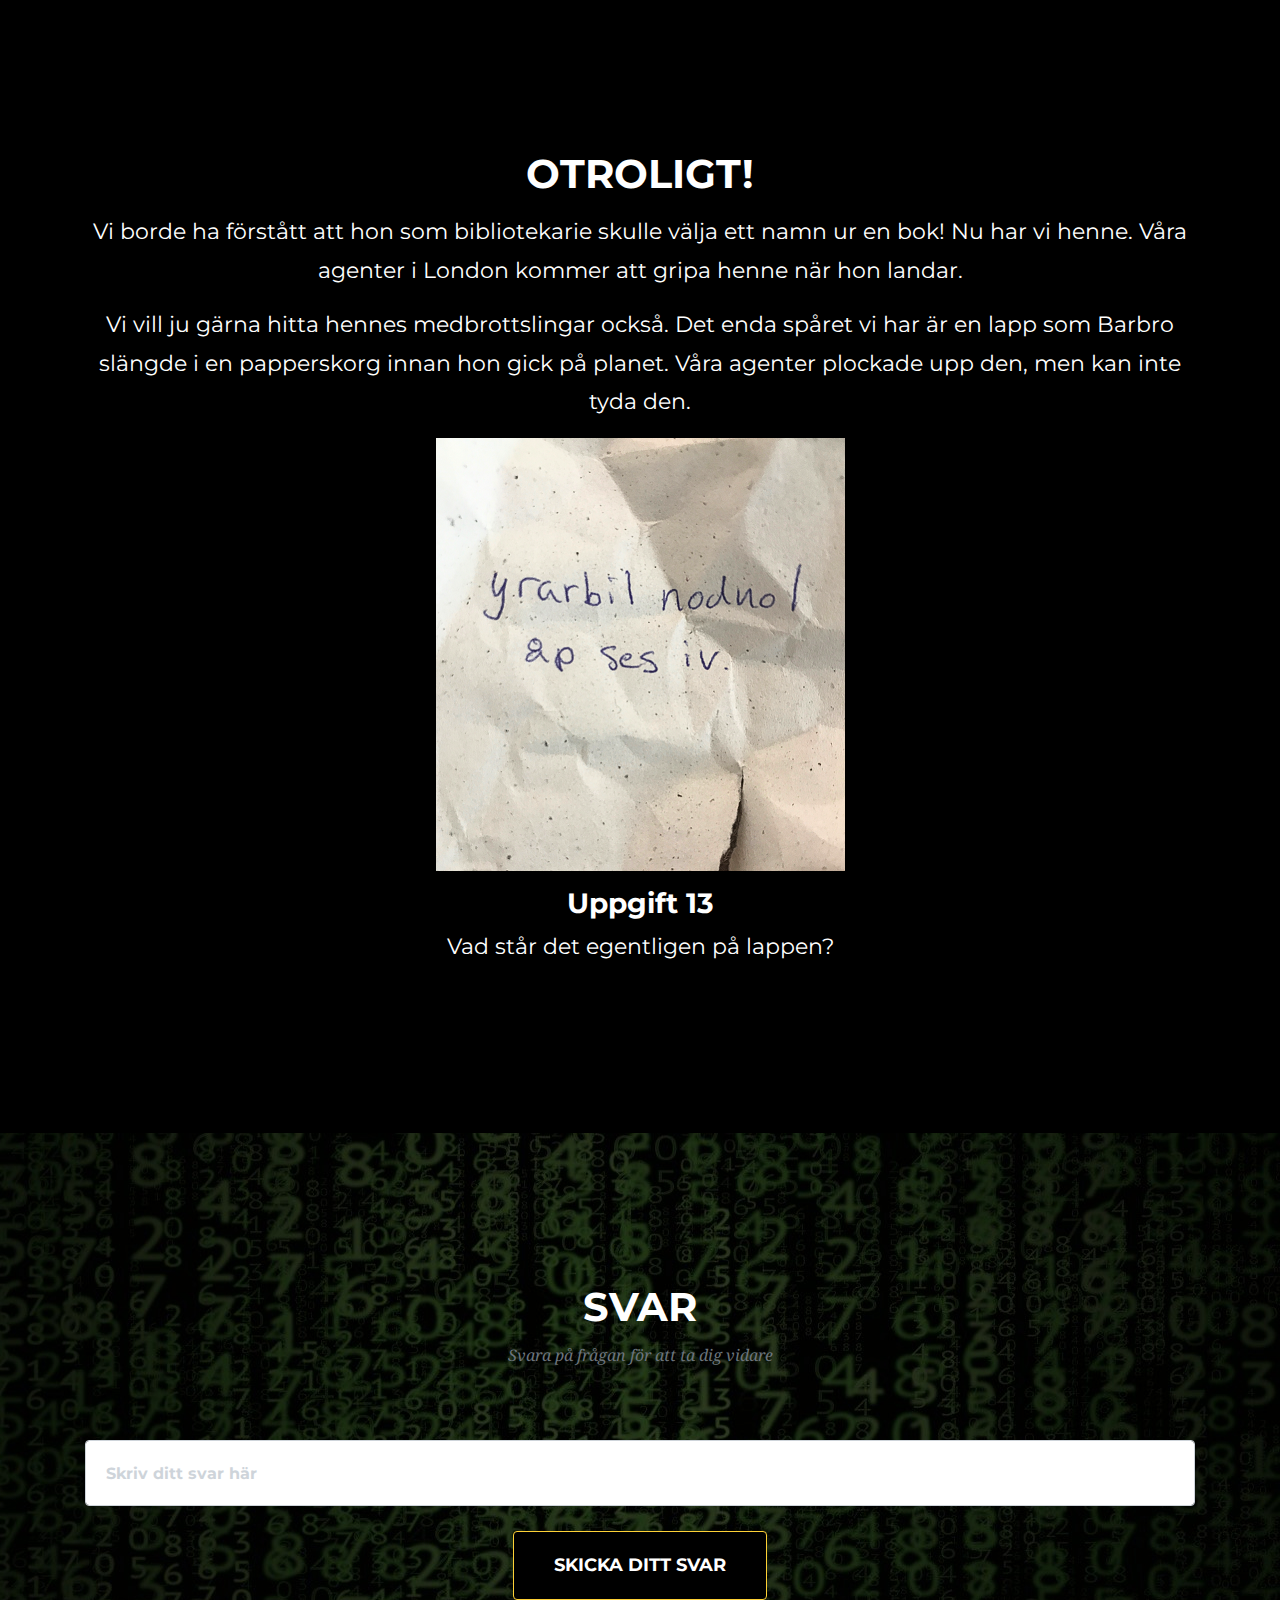
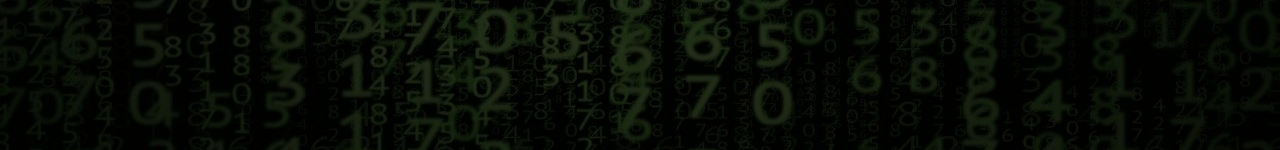
<file: 13.html>
<!--
SKAPA EN EGEN MALLSIDA FÖR UPPDRAG
==========================================================
Nu blir det lite repetition. Den sida hu hintills arbetet med 
introducerade jakten och hade därför lite speciellt innehåll.

Målet med den sida du arbetar med just nu är att skapa en
mall som du sedan kan kopiera till så många uppdrag du behöver.
Du behöver sedan ändra ett saker på varje sida.

1. Beskrivningen av uppdraget.
2. Uppgiftens nummer
3. Vad det rätta svaret är
4. Vilken sida som skall laddas om man svarar rätt.
-->

<!DOCTYPE html>
<html lang="sv">
  <head>
    <meta http-equiv="Content-Type" content="text/html; charset=UTF-8">
    <meta name="viewport" content="width=device-width, initial-scale=1, shrink-to-fit=no">
    <meta name="description" content="">
    <meta name="author" content="">

  <!--
  # Genom att ändra denna informationen nedan kan du ge jakten ett eget namn
  # EX: <title>Ett helt eget namn</title>
  # Informationen visas inte någonstans på webbsidan utan ändrar det namn som 
  # webbsidans flik/tabb har då du du surfar till sidan.
  # 
  -->
    <title>LUNDBY BIBLIOTEKS TEKNIKJAKT</title>

  <!--Filer som berättar hur sidan skall se ut laddas in. Här behöver vi inte ändra något-->
  
    <link href="vendor/bootstrap/css/bootstrap.min.css" rel="stylesheet">
    <link href="vendor/fontawesome-free/css/all.min.css" rel="stylesheet" type="text/css">
    <link href="https://fonts.googleapis.com/css?family=Montserrat:400,700" rel="stylesheet" type="text/css">
    <link href='https://fonts.googleapis.com/css?family=Kaushan+Script' rel='stylesheet' type='text/css'>
    <link href='https://fonts.googleapis.com/css?family=Droid+Serif:400,700,400italic,700italic' rel='stylesheet' type='text/css'>
    <link href='https://fonts.googleapis.com/css?family=Roboto+Slab:400,100,300,700' rel='stylesheet' type='text/css'>
    <link href="css/agency.min.css" rel="stylesheet">
    <link href="css/style.css" rel="stylesheet">
  </head>


  <body id="page-top">
  <!-- Denna del av koden berättar vad menyn skall innehålla -->
   

    <!--SLUT PÅ DELEN SOM BESKRIVER MENYN LÄNGST UPP-->

    <!-- DELEN SOM BESKRIVER FÖRSTA UPPDRAGET STARTAR -->
    <section id="services">
      <div class="container">
        <div class="row">
          <div class="col-lg-12 text-center">
            <!--Sidans största rubrik-->
            <h2 class="section-heading text-uppercase">Otroligt! </h2>

            <!--Bakgrunds information-->
           

            <!--Eventuellt återkoppling gällande det tidigare uppdraget-->
            <p> 
              Vi borde ha förstått att hon som bibliotekarie skulle välja ett namn ur en bok! Nu har vi henne. 
              Våra agenter i London kommer att gripa henne när hon landar.
            </p>
              <p> 
              Vi vill ju gärna hitta hennes medbrottslingar också. 
              Det enda spåret vi har är en lapp som Barbro slängde i en papperskorg innan hon gick på planet. 
              Våra agenter plockade upp den, men kan inte tyda den.

            
          </p>
         
          <p> 
          
              <img src="./img/lapp.png">
          </p>

            <!--Uppgiftens nummer-->
            <h3>Uppgift 13</h3>
            <!--Vilket är uppdraget?-->
            <p>
              Vad står det egentligen på lappen?

            <!--Ibland kanske du vill lägga till en bild i beskrivningen.
            I så fall läger du in bilden i katalogen img.
            Du lägger sedan in följande kod för att berätta att en bild skall visas.
            Men ersätter bildensnamn med det namn din bild och det filformat din bild har.

            EX:
            <img src="./img/bildensnamn.filformat">
            T.ex: <img src="./img/coolbild.jpeg">
            -->
            </p>
          </div>
        </div>
      </div>
    </section>

 
<!-- DELEN DÄR MAN MATAR IN SITT SVAR STARTAR -->
    <section id="contact">
      <div class="container">
        <div class="row">
          <div class="col-lg-12 text-center">
            <h2 class="section-heading text-uppercase">Svar</h2>
            <h3 class="section-subheading text-muted">Svara på frågan för att ta dig vidare</h3>
          </div>
        </div>
        <div class="row">
          <div class="col-lg-12">

      <!--VILKEN SIDA SKALL LADDAS OM MAN SKRIVIT IN RÄTT SVAR
      Du behöver här berätta vilken sida som skall laddas om man löser uppdraget.
      Just nu är det sidan som heter 2.html som skall laddas.
      Om vi istället skulle arbeta med uppdrag 2 just så och ändra i filen 2.html skulle vi då alltså
      istället låta det stå 3.html eftersom det då är den sidan som borde laddas.
      Om detta är sista uppdraget i din jakt skriver du in klar.html

      Vi kan fortsätta på detta viset och lägga till nya sidor tills dess att vi skapat
      så många uppdrag vi vill.
      -->
            <form id="contactForm" name="sentMessage" novalidate="novalidate" 
            action="./klar.html" 
            onsubmit="return validateForm()" autocomplete="off">
              <div class="row">
                <div class="col-md-12">
                  <div class="form-group">
                    <input class="form-control" id="answer" type="text" placeholder="Skriv ditt svar här" required="required" data-validation-required-message="Rutan får inte vara tom">
                    <p class="help-block text-danger"></p>
                  </div>
                  
                <div class="col-lg-12 text-center">
                  <div id="success"></div>
                  <button id="sendMessageButton" class="btn btn-primary btn-xl text-uppercase" type="submit">Skicka ditt svar</button>
                </div>
              </div>
            
          </div></form>
        </div>
      </div>
    </div></section>

    

    <!-- Filer som denna mall använder läses in -->
    <script src="vendor/jquery/jquery.min.js"></script>
    <script src="vendor/bootstrap/js/bootstrap.bundle.min.js"></script>
    <script src="vendor/jquery-easing/jquery.easing.min.js"></script>
    <script src="js/agency.min.js"></script>
    <script src="js/agency.min.js"></script>

    <!--I DENNA DEL BERÄTTAR DU VAD SOM ÄR RÄTT SVAR-->
    <script>
    function validateForm() {

      //Det använder skriver i rutan hämtas in och sparas i en variabel som heter answer.
      var answer = document.forms["contactForm"]["answer"].value.toLowerCase();
      
      /*Genom att ändra det som står mellan dessa tecken "" kan du välja vad som är rätt svar 
      Viktigt! Skriv svaret med små bokstäver.

      EX: if (answer == "mittsvar")

      Om man nu skriver in mittsvar i rutan kommer man vidare.
      
      Finns det fler än ett rätt svar? 

      Genom att lägga till följande tecken || (markera texten och kopiera 
      eller tryck alt-gr samtidigt som du trycker på tangenten till höger om shift)
      så kan du lägga till fler alternativ som är rätt.

      EX: Med två räta svar

       if (answer == "svar1" || answer == "svar2" )
      
      EX: Med tre rätta svar

      if (answer == "svar1" || answer == "svar2" answer == "svar3" )

      */

      if (answer == "vi ses på london library" ) {
          return true;
      }else{
        document.getElementById("answer").value ="";
        document.getElementById("answer").setAttribute("placeholder","Det var tyvärr fel svar, försök igen!");
        return false;
      }
    }
  </script>

  <!--GRATTIS Du har nu gjort uppdrag nummer två!
  Du har nu skapat en mall för en uppdragssida att utgå från.
  Vill du t.ex. skapa en teknikjakt med kan du kopiera 
  dokument och döpa kopian till 3.html. Du kan sedan upprepa samma tillvägagångssätt
  fler gånger och du vill skapa en jakt med fler uppdrag.

  3.html

  Du går sedan igenom dessa kopior på samma vis som detta dokument.


  Så avslutar du jakten.

  Du avslutar jakten genom att säga att man skall hamna på sidan
  klar.html om man skriver in rätt svar.

  EX: 
            action="./klar.html" 

  Du hittar fler instruktioner här ovan under delen som heter
  VILKEN SIDA SKALL LADDAS OM SKRIVIT IN RÄTT SVAR
  -->
</body>
</html>
</file>
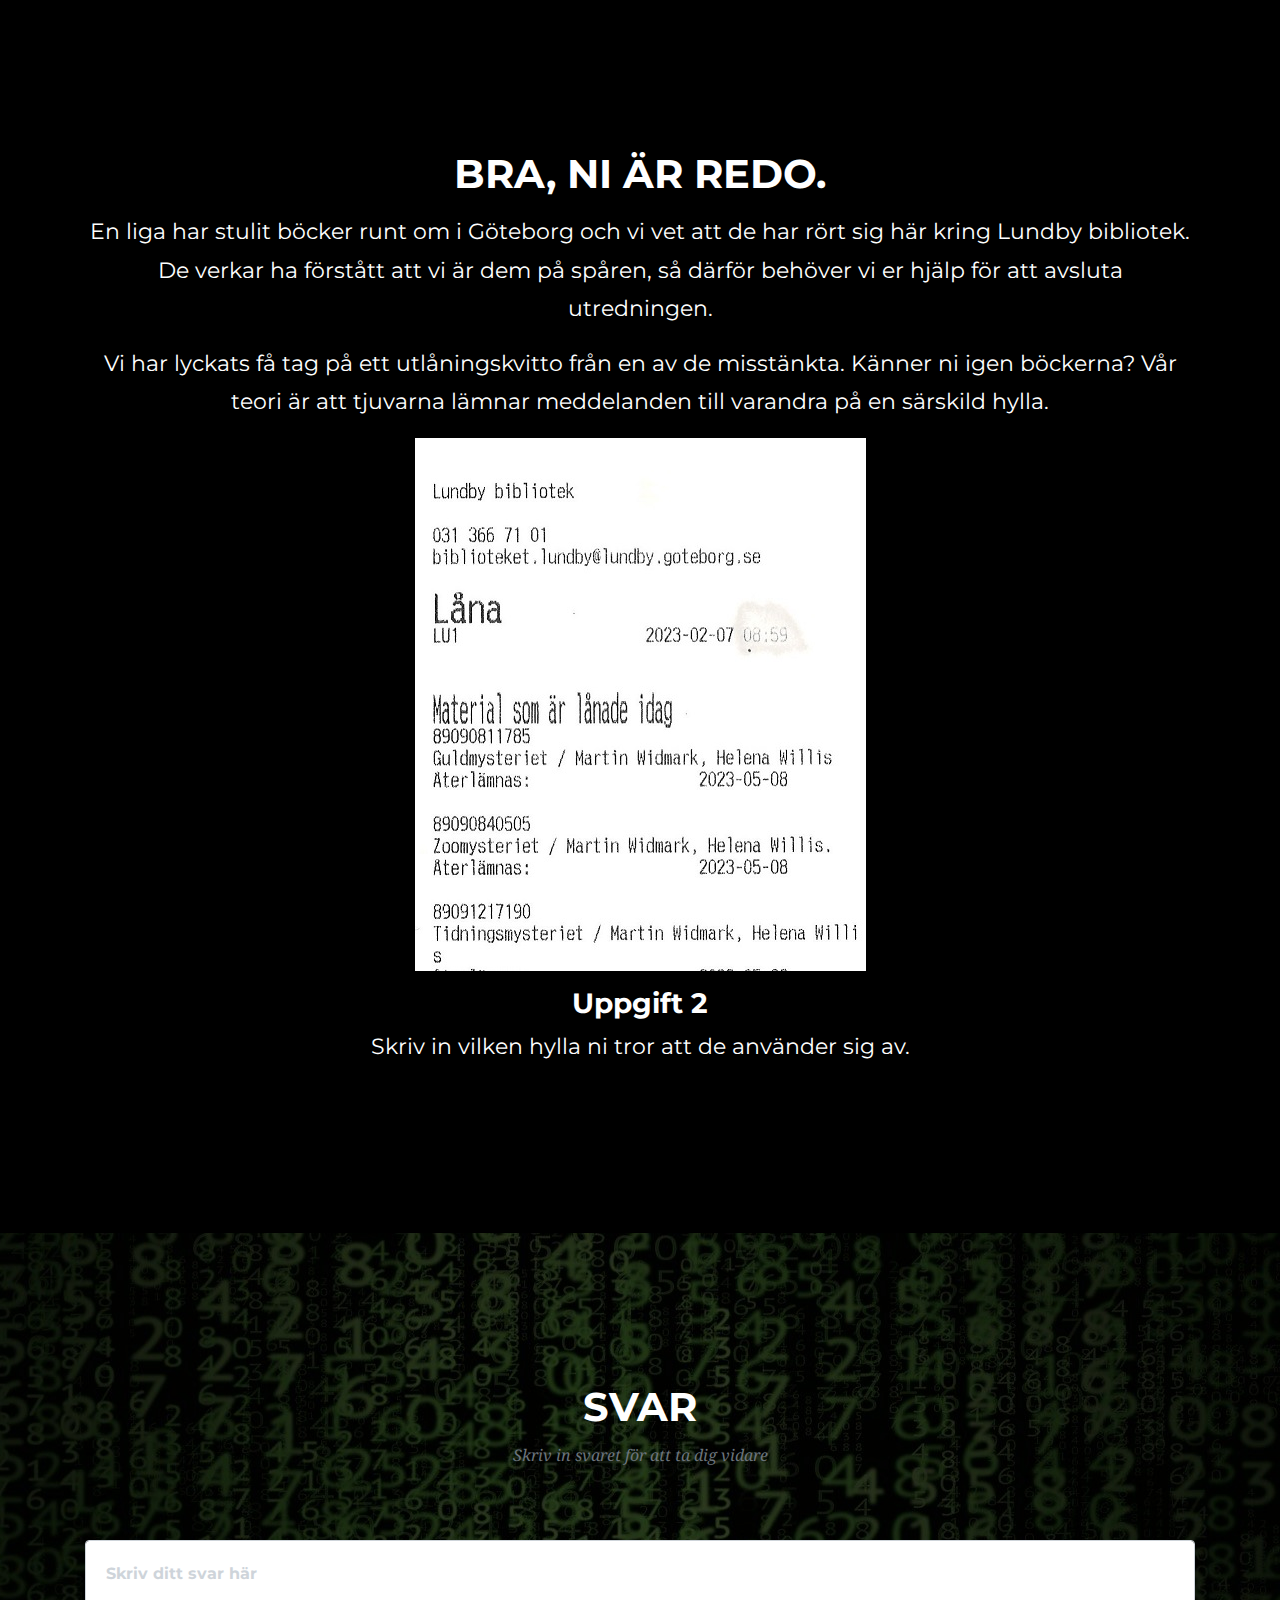
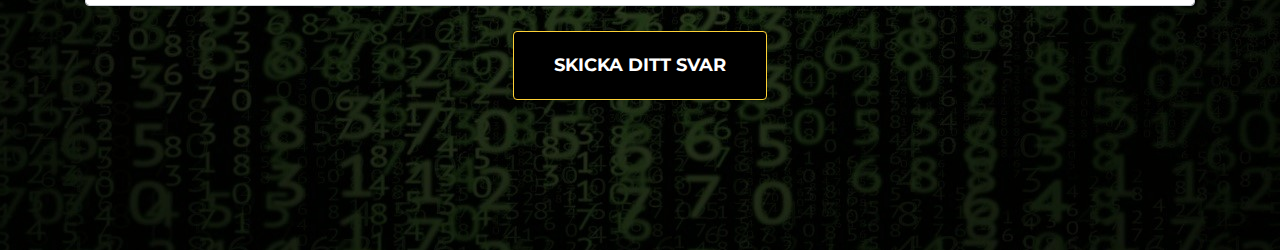
<file: 2.html>
<!--
SKAPA EN EGEN MALLSIDA FÖR UPPDRAG
==========================================================
Nu blir det lite repetition. Den sida hu hintills arbetet med 
introducerade jakten och hade därför lite speciellt innehåll.

Målet med den sida du arbetar med just nu är att skapa en
mall som du sedan kan kopiera till så många uppdrag du behöver.
Du behöver sedan ändra ett saker på varje sida.

1. Beskrivningen av uppdraget.
2. Uppgiftens nummer
3. Vad det rätta svaret är
4. Vilken sida som skall laddas om man svarar rätt.
-->

<!DOCTYPE html>
<html lang="sv">
  <head>
    <meta http-equiv="Content-Type" content="text/html; charset=UTF-8">
    <meta name="viewport" content="width=device-width, initial-scale=1, shrink-to-fit=no">
    <meta name="description" content="">
    <meta name="author" content="">

  <!--
  # Genom att ändra denna informationen nedan kan du ge jakten ett eget namn
  # EX: <title>Ett helt eget namn</title>
  # Informationen visas inte någonstans på webbsidan utan ändrar det namn som 
  # webbsidans flik/tabb har då du du surfar till sidan.
  # 
  -->
    <title>LUNDBY BIBLIOTEKS TEKNIKJAKT</title>

  <!--Filer som berättar hur sidan skall se ut laddas in. Här behöver vi inte ändra något-->
  
    <link href="vendor/bootstrap/css/bootstrap.min.css" rel="stylesheet">
    <link href="vendor/fontawesome-free/css/all.min.css" rel="stylesheet" type="text/css">
    <link href="https://fonts.googleapis.com/css?family=Montserrat:400,700" rel="stylesheet" type="text/css">
    <link href='https://fonts.googleapis.com/css?family=Kaushan+Script' rel='stylesheet' type='text/css'>
    <link href='https://fonts.googleapis.com/css?family=Droid+Serif:400,700,400italic,700italic' rel='stylesheet' type='text/css'>
    <link href='https://fonts.googleapis.com/css?family=Roboto+Slab:400,100,300,700' rel='stylesheet' type='text/css'>
    <link href="css/agency.min.css" rel="stylesheet">
    <link href="css/style.css" rel="stylesheet">
  </head>


  <body id="page-top">
  <!-- Denna del av koden berättar vad menyn skall innehålla -->
   
  
    <!--SLUT PÅ DELEN SOM BESKRIVER MENYN LÄNGST UPP-->

    <!-- DELEN SOM BESKRIVER FÖRSTA UPPDRAGET STARTAR -->
    <section id="services">
      <div class="container">
        <div class="row">
          <div class="col-lg-12 text-center">
            <!--Sidans största rubrik-->
            <h2 class="section-heading text-uppercase">Bra, ni är redo.</h2>

            <!--Bakgrunds information-->
           

            <!--Eventuellt återkoppling gällande det tidigare uppdraget-->
            <p> 
            En liga har stulit böcker runt om i Göteborg och vi vet att de har rört sig här kring Lundby bibliotek. 
            De verkar ha förstått att vi är dem på spåren, så därför behöver vi er hjälp för att avsluta utredningen.  
          </p>
            <p>
              Vi har lyckats få tag på ett utlåningskvitto från en av de misstänkta. Känner ni igen böckerna? 
              Vår teori är att tjuvarna lämnar meddelanden till varandra på en särskild hylla. 
              
            
          </p>
          <p> 
          </p>
          <img src="./img/kvitto.jpg">
          <p> 
          </p>

            <!--Uppgiftens nummer-->
            <h3>Uppgift 2</h3>
            <!--Vilket är uppdraget?-->
            <p>
              Skriv in vilken hylla ni tror att de använder sig av.

            <!--Ibland kanske du vill lägga till en bild i beskrivningen.
            I så fall läger du in bilden i katalogen img.
            Du lägger sedan in följande kod för att berätta att en bild skall visas.
            Men ersätter bildensnamn med det namn din bild och det filformat din bild har.

            EX:
            <img src="./img/bildensnamn.filformat">
            T.ex: <img src="./img/coolbild.jpeg">
            -->
            </p>
          </div>
        </div>
      </div>
    </section>

 
<!-- DELEN DÄR MAN MATAR IN SITT SVAR STARTAR -->
    <section id="contact">
      <div class="container">
        <div class="row">
          <div class="col-lg-12 text-center">
            <h2 class="section-heading text-uppercase">Svar</h2>
            <h3 class="section-subheading text-muted">Skriv in svaret för att ta dig vidare</h3>
          </div>
        </div>
        <div class="row">
          <div class="col-lg-12">

      <!--VILKEN SIDA SKALL LADDAS OM MAN SKRIVIT IN RÄTT SVAR
      Du behöver här berätta vilken sida som skall laddas om man löser uppdraget.
      Just nu är det sidan som heter 2.html som skall laddas.
      Om vi istället skulle arbeta med uppdrag 2 just så och ändra i filen 2.html skulle vi då alltså
      istället låta det stå 3.html eftersom det då är den sidan som borde laddas.
      Om detta är sista uppdraget i din jakt skriver du in klar.html

      Vi kan fortsätta på detta viset och lägga till nya sidor tills dess att vi skapat
      så många uppdrag vi vill.
      -->
            <form id="contactForm" name="sentMessage" novalidate="novalidate" 
            action="./3.html" 
            onsubmit="return validateForm()" autocomplete="off">
              <div class="row">
                <div class="col-md-12">
                  <div class="form-group">
                    <input class="form-control" id="answer" type="text" placeholder="Skriv ditt svar här" required="required" data-validation-required-message="Rutan får inte vara tom">
                    <p class="help-block text-danger"></p>
                  </div>
                  
                <div class="col-lg-12 text-center">
                  <div id="success"></div>
                  <button id="sendMessageButton" class="btn btn-primary btn-xl text-uppercase" type="submit">Skicka ditt svar</button>
                </div>
              </div>
            
          </div></form>
        </div>
      </div>
    </div></section>

    

    <!-- Filer som denna mall använder läses in -->
    <script src="vendor/jquery/jquery.min.js"></script>
    <script src="vendor/bootstrap/js/bootstrap.bundle.min.js"></script>
    <script src="vendor/jquery-easing/jquery.easing.min.js"></script>
    <script src="js/agency.min.js"></script>
    <script src="js/agency.min.js"></script>

    <!--I DENNA DEL BERÄTTAR DU VAD SOM ÄR RÄTT SVAR-->
    <script>
    function validateForm() {

      //Det använder skriver i rutan hämtas in och sparas i en variabel som heter answer.
      var answer = document.forms["contactForm"]["answer"].value.toLowerCase();
      
      /*Genom att ändra det som står mellan dessa tecken "" kan du välja vad som är rätt svar 
      Viktigt! Skriv svaret med små bokstäver.

      EX: if (answer == "mittsvar")

      Om man nu skriver in mittsvar i rutan kommer man vidare.
      
      Finns det fler än ett rätt svar? 

      Genom att lägga till följande tecken || (markera texten och kopiera 
      eller tryck alt-gr samtidigt som du trycker på tangenten till höger om shift)
      så kan du lägga till fler alternativ som är rätt.

      EX: Med två räta svar

       if (answer == "svar1" || answer == "svar2" )
      
      EX: Med tre rätta svar

      if (answer == "svar1" || answer == "svar2" answer == "svar3" )

      */

      if (answer == "lassemaja" || answer == "mysterier" || answer == "lassemajas detektivbyrå" || answer == "lasse-maja" || answer == "lasse-majas detektivbyrå" || answer == "deckare" || answer == "deckarhyllan" ) {
          return true;
      }else{
        document.getElementById("answer").value ="";
        document.getElementById("answer").setAttribute("placeholder","Det var tyvärr fel svar, försök igen!");
        return false;
      }
    }
  </script>

  <!--GRATTIS Du har nu gjort uppdrag nummer två!
  Du har nu skapat en mall för en uppdragssida att utgå från.
  Vill du t.ex. skapa en teknikjakt med kan du kopiera 
  dokument och döpa kopian till 3.html. Du kan sedan upprepa samma tillvägagångssätt
  fler gånger och du vill skapa en jakt med fler uppdrag.

  3.html

  Du går sedan igenom dessa kopior på samma vis som detta dokument.


  Så avslutar du jakten.

  Du avslutar jakten genom att säga att man skall hamna på sidan
  klar.html om man skriver in rätt svar.

  EX: 
            action="./klar.html" 

  Du hittar fler instruktioner här ovan under delen som heter
  VILKEN SIDA SKALL LADDAS OM SKRIVIT IN RÄTT SVAR
  -->
</body>
</html>
</file>
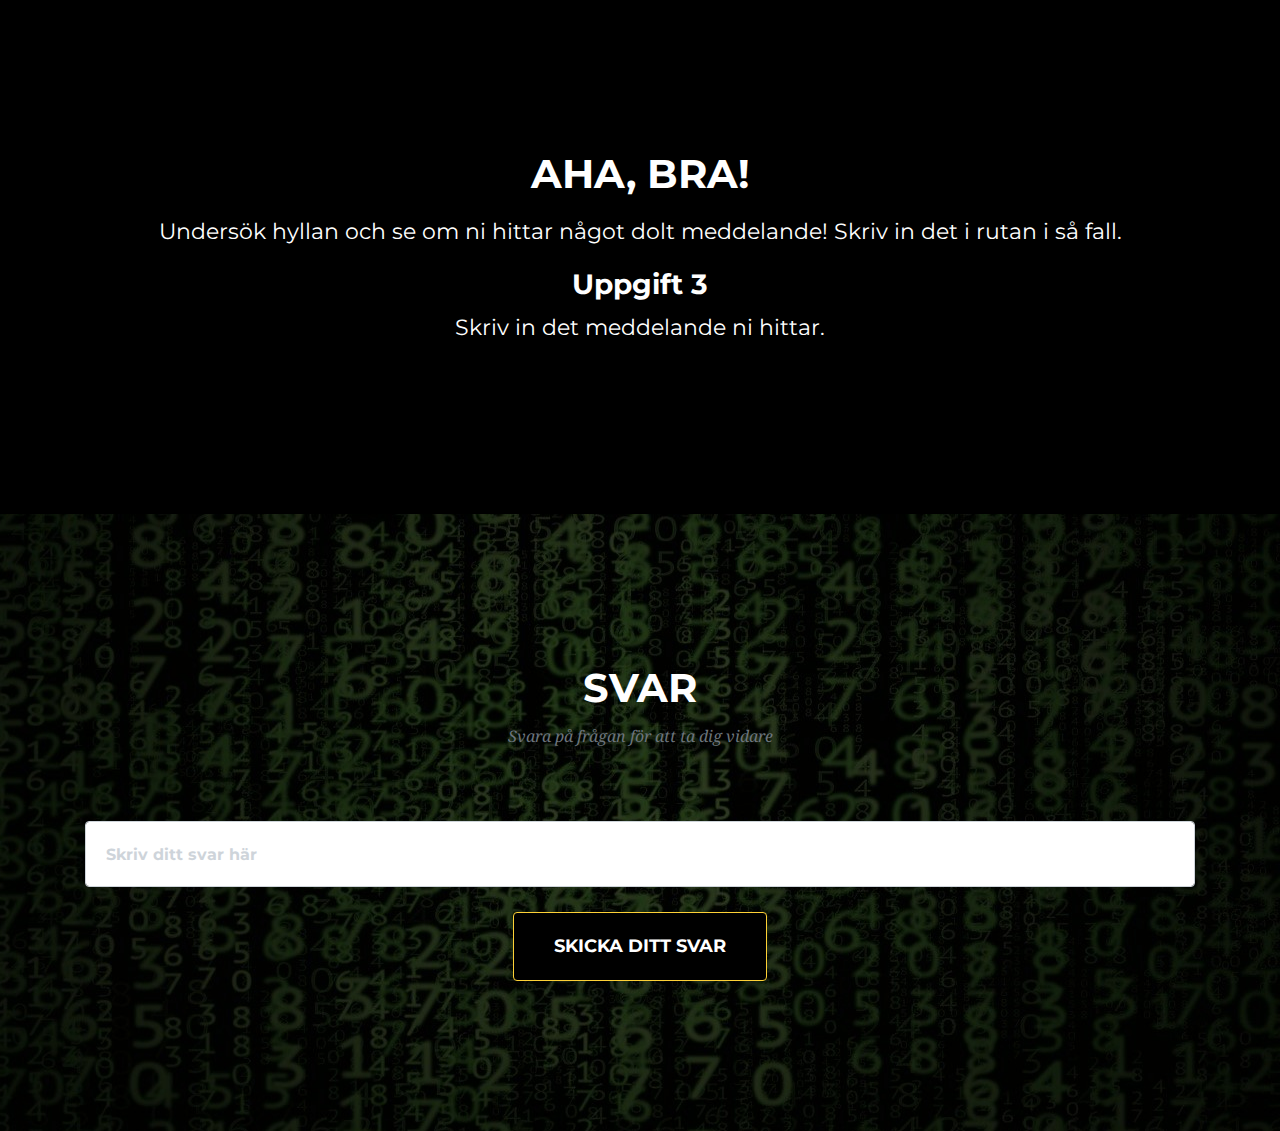
<file: 3.html>
<!--
SKAPA EN EGEN MALLSIDA FÖR UPPDRAG
==========================================================
Nu blir det lite repetition. Den sida hu hintills arbetet med 
introducerade jakten och hade därför lite speciellt innehåll.

Målet med den sida du arbetar med just nu är att skapa en
mall som du sedan kan kopiera till så många uppdrag du behöver.
Du behöver sedan ändra ett saker på varje sida.

1. Beskrivningen av uppdraget.
2. Uppgiftens nummer
3. Vad det rätta svaret är
4. Vilken sida som skall laddas om man svarar rätt.
-->

<!DOCTYPE html>
<html lang="sv">
  <head>
    <meta http-equiv="Content-Type" content="text/html; charset=UTF-8">
    <meta name="viewport" content="width=device-width, initial-scale=1, shrink-to-fit=no">
    <meta name="description" content="">
    <meta name="author" content="">

  <!--
  # Genom att ändra denna informationen nedan kan du ge jakten ett eget namn
  # EX: <title>Ett helt eget namn</title>
  # Informationen visas inte någonstans på webbsidan utan ändrar det namn som 
  # webbsidans flik/tabb har då du du surfar till sidan.
  # 
  -->
    <title>LUNDBY BIBLIOTEKS TEKNIKJAKT</title>

  <!--Filer som berättar hur sidan skall se ut laddas in. Här behöver vi inte ändra något-->
  
    <link href="vendor/bootstrap/css/bootstrap.min.css" rel="stylesheet">
    <link href="vendor/fontawesome-free/css/all.min.css" rel="stylesheet" type="text/css">
    <link href="https://fonts.googleapis.com/css?family=Montserrat:400,700" rel="stylesheet" type="text/css">
    <link href='https://fonts.googleapis.com/css?family=Kaushan+Script' rel='stylesheet' type='text/css'>
    <link href='https://fonts.googleapis.com/css?family=Droid+Serif:400,700,400italic,700italic' rel='stylesheet' type='text/css'>
    <link href='https://fonts.googleapis.com/css?family=Roboto+Slab:400,100,300,700' rel='stylesheet' type='text/css'>
    <link href="css/agency.min.css" rel="stylesheet">
    <link href="css/style.css" rel="stylesheet">
  </head>


  <body id="page-top">
  <!-- Denna del av koden berättar vad menyn skall innehålla -->
   

    <!--SLUT PÅ DELEN SOM BESKRIVER MENYN LÄNGST UPP-->

    <!-- DELEN SOM BESKRIVER FÖRSTA UPPDRAGET STARTAR -->
    <section id="services">
      <div class="container">
        <div class="row">
          <div class="col-lg-12 text-center">
            <!--Sidans största rubrik-->
            <h2 class="section-heading text-uppercase">Aha, bra! </h2>

            <!--Bakgrunds information-->
           

            <!--Eventuellt återkoppling gällande det tidigare uppdraget-->
            <p> 
              Undersök hyllan och se om ni hittar något dolt meddelande! Skriv in det i rutan i så fall. 
            
          </p>
          
          <p> 
          </p>

            <!--Uppgiftens nummer-->
            <h3>Uppgift 3</h3>
            <!--Vilket är uppdraget?-->
            <p>
            Skriv in det meddelande ni hittar.

            <!--Ibland kanske du vill lägga till en bild i beskrivningen.
            I så fall läger du in bilden i katalogen img.
            Du lägger sedan in följande kod för att berätta att en bild skall visas.
            Men ersätter bildensnamn med det namn din bild och det filformat din bild har.

            EX:
            <img src="./img/bildensnamn.filformat">
            T.ex: <img src="./img/coolbild.jpeg">
            -->
            </p>
          </div>
        </div>
      </div>
    </section>

 
<!-- DELEN DÄR MAN MATAR IN SITT SVAR STARTAR -->
    <section id="contact">
      <div class="container">
        <div class="row">
          <div class="col-lg-12 text-center">
            <h2 class="section-heading text-uppercase">Svar</h2>
            <h3 class="section-subheading text-muted">Svara på frågan för att ta dig vidare</h3>
          </div>
        </div>
        <div class="row">
          <div class="col-lg-12">

      <!--VILKEN SIDA SKALL LADDAS OM MAN SKRIVIT IN RÄTT SVAR
      Du behöver här berätta vilken sida som skall laddas om man löser uppdraget.
      Just nu är det sidan som heter 2.html som skall laddas.
      Om vi istället skulle arbeta med uppdrag 2 just så och ändra i filen 2.html skulle vi då alltså
      istället låta det stå 3.html eftersom det då är den sidan som borde laddas.
      Om detta är sista uppdraget i din jakt skriver du in klar.html

      Vi kan fortsätta på detta viset och lägga till nya sidor tills dess att vi skapat
      så många uppdrag vi vill.
      -->
            <form id="contactForm" name="sentMessage" novalidate="novalidate" 
            action="./4.html" 
            onsubmit="return validateForm()" autocomplete="off">
              <div class="row">
                <div class="col-md-12">
                  <div class="form-group">
                    <input class="form-control" id="answer" type="text" placeholder="Skriv ditt svar här" required="required" data-validation-required-message="Rutan får inte vara tom">
                    <p class="help-block text-danger"></p>
                  </div>
                  
                <div class="col-lg-12 text-center">
                  <div id="success"></div>
                  <button id="sendMessageButton" class="btn btn-primary btn-xl text-uppercase" type="submit">Skicka ditt svar</button>
                </div>
              </div>
            
          </div></form>
        </div>
      </div>
    </div></section>

   

    <!-- Filer som denna mall använder läses in -->
    <script src="vendor/jquery/jquery.min.js"></script>
    <script src="vendor/bootstrap/js/bootstrap.bundle.min.js"></script>
    <script src="vendor/jquery-easing/jquery.easing.min.js"></script>
    <script src="js/agency.min.js"></script>
    <script src="js/agency.min.js"></script>

    <!--I DENNA DEL BERÄTTAR DU VAD SOM ÄR RÄTT SVAR-->
    <script>
    function validateForm() {

      //Det använder skriver i rutan hämtas in och sparas i en variabel som heter answer.
      var answer = document.forms["contactForm"]["answer"].value.toLowerCase();
      
      /*Genom att ändra det som står mellan dessa tecken "" kan du välja vad som är rätt svar 
      Viktigt! Skriv svaret med små bokstäver.

      EX: if (answer == "mittsvar")

      Om man nu skriver in mittsvar i rutan kommer man vidare.
      
      Finns det fler än ett rätt svar? 

      Genom att lägga till följande tecken || (markera texten och kopiera 
      eller tryck alt-gr samtidigt som du trycker på tangenten till höger om shift)
      så kan du lägga till fler alternativ som är rätt.

      EX: Med två räta svar

       if (answer == "svar1" || answer == "svar2" )
      
      EX: Med tre rätta svar

      if (answer == "svar1" || answer == "svar2" answer == "svar3" )

      */

      if (answer == "nos ven. usa el dragon.") {
          return true;
        document.getElementById("answer").value ="";
        document.getElementById("answer").setAttribute("placeholder","Det var tyvärr fel svar, försök igen!");
        return false;
      }
    }
  </script>

  <!--GRATTIS Du har nu gjort uppdrag nummer två!
  Du har nu skapat en mall för en uppdragssida att utgå från.
  Vill du t.ex. skapa en teknikjakt med kan du kopiera 
  dokument och döpa kopian till 3.html. Du kan sedan upprepa samma tillvägagångssätt
  fler gånger och du vill skapa en jakt med fler uppdrag.

  3.html

  Du går sedan igenom dessa kopior på samma vis som detta dokument.


  Så avslutar du jakten.

  Du avslutar jakten genom att säga att man skall hamna på sidan
  klar.html om man skriver in rätt svar.

  EX: 
            action="./klar.html" 

  Du hittar fler instruktioner här ovan under delen som heter
  VILKEN SIDA SKALL LADDAS OM SKRIVIT IN RÄTT SVAR
  -->
</body>
</html>
</file>
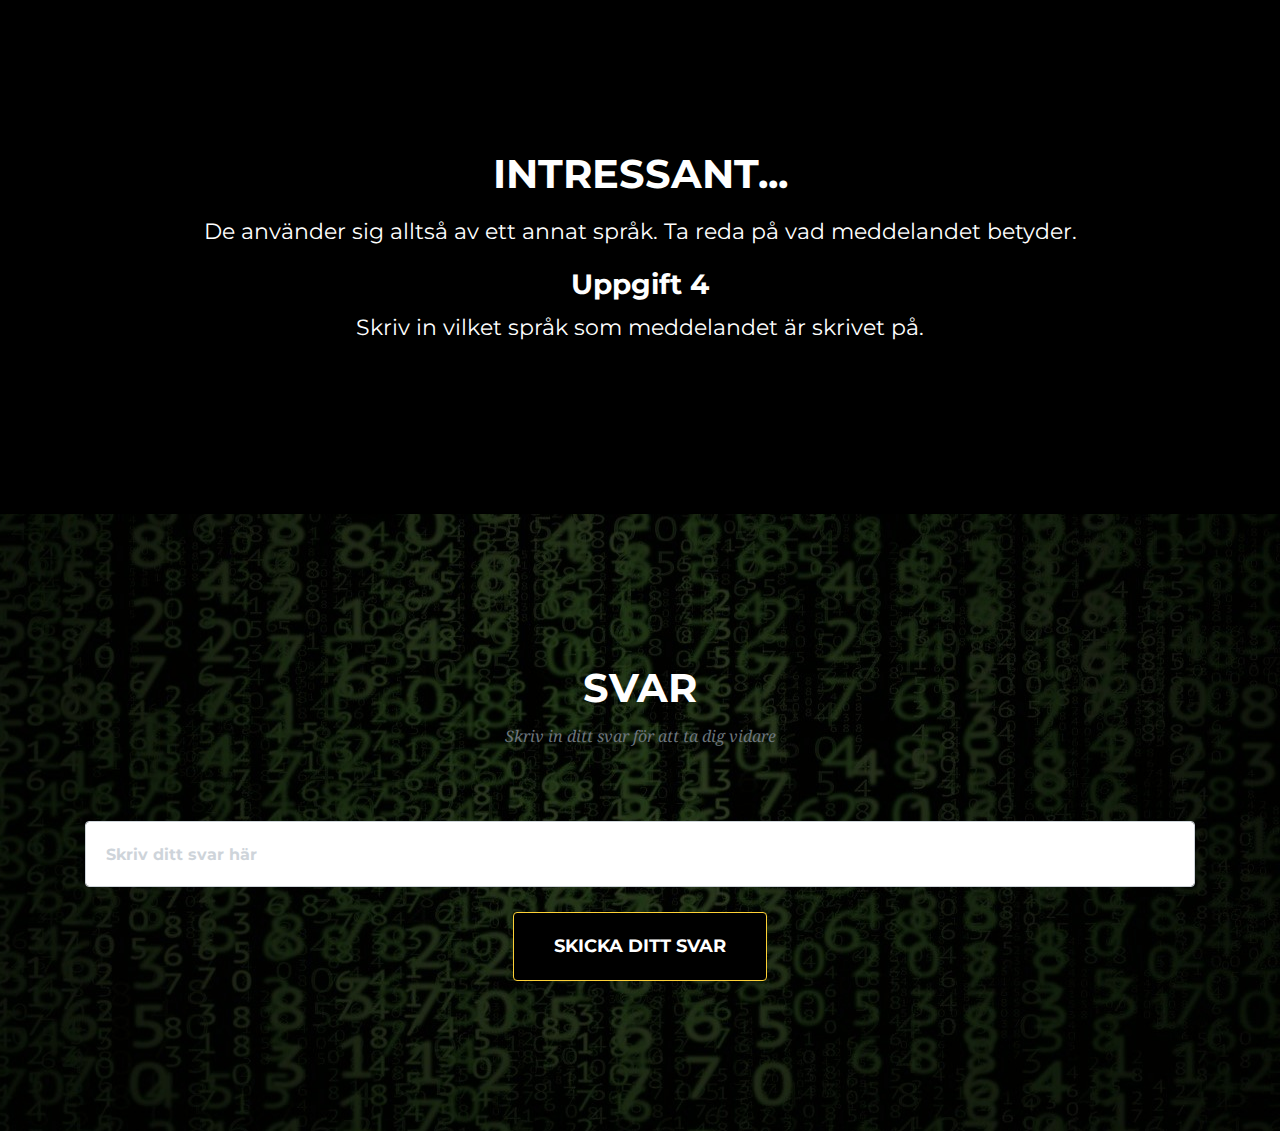
<file: 4.html>
<!--
SKAPA EN EGEN MALLSIDA FÖR UPPDRAG
==========================================================
Nu blir det lite repetition. Den sida hu hintills arbetet med 
introducerade jakten och hade därför lite speciellt innehåll.

Målet med den sida du arbetar med just nu är att skapa en
mall som du sedan kan kopiera till så många uppdrag du behöver.
Du behöver sedan ändra ett saker på varje sida.

1. Beskrivningen av uppdraget.
2. Uppgiftens nummer
3. Vad det rätta svaret är
4. Vilken sida som skall laddas om man svarar rätt.
-->

<!DOCTYPE html>
<html lang="sv">
  <head>
    <meta http-equiv="Content-Type" content="text/html; charset=UTF-8">
    <meta name="viewport" content="width=device-width, initial-scale=1, shrink-to-fit=no">
    <meta name="description" content="">
    <meta name="author" content="">

  <!--
  # Genom att ändra denna informationen nedan kan du ge jakten ett eget namn
  # EX: <title>Ett helt eget namn</title>
  # Informationen visas inte någonstans på webbsidan utan ändrar det namn som 
  # webbsidans flik/tabb har då du du surfar till sidan.
  # 
  -->
    <title>LUNDBY BIBLIOTEKS TEKNIKJAKT</title>

  <!--Filer som berättar hur sidan skall se ut laddas in. Här behöver vi inte ändra något-->
  
    <link href="vendor/bootstrap/css/bootstrap.min.css" rel="stylesheet">
    <link href="vendor/fontawesome-free/css/all.min.css" rel="stylesheet" type="text/css">
    <link href="https://fonts.googleapis.com/css?family=Montserrat:400,700" rel="stylesheet" type="text/css">
    <link href='https://fonts.googleapis.com/css?family=Kaushan+Script' rel='stylesheet' type='text/css'>
    <link href='https://fonts.googleapis.com/css?family=Droid+Serif:400,700,400italic,700italic' rel='stylesheet' type='text/css'>
    <link href='https://fonts.googleapis.com/css?family=Roboto+Slab:400,100,300,700' rel='stylesheet' type='text/css'>
    <link href="css/agency.min.css" rel="stylesheet">
    <link href="css/style.css" rel="stylesheet">
  </head>


  <body id="page-top">
  <!-- Denna del av koden berättar vad menyn skall innehålla -->
   

    <!--SLUT PÅ DELEN SOM BESKRIVER MENYN LÄNGST UPP-->

    <!-- DELEN SOM BESKRIVER FÖRSTA UPPDRAGET STARTAR -->
    <section id="services">
      <div class="container">
        <div class="row">
          <div class="col-lg-12 text-center">
            <!--Sidans största rubrik-->
            <h2 class="section-heading text-uppercase">Intressant... </h2>

            <!--Bakgrunds information-->
           

            <!--Eventuellt återkoppling gällande det tidigare uppdraget-->
            <p> 
              De använder sig alltså av ett annat språk. 
              Ta reda på vad meddelandet betyder.  
            
          </p>
          
          <p> 
          </p>

            <!--Uppgiftens nummer-->
            <h3>Uppgift 4</h3>
            <!--Vilket är uppdraget?-->
            <p>
            Skriv in vilket språk som meddelandet är skrivet på.

            <!--Ibland kanske du vill lägga till en bild i beskrivningen.
            I så fall läger du in bilden i katalogen img.
            Du lägger sedan in följande kod för att berätta att en bild skall visas.
            Men ersätter bildensnamn med det namn din bild och det filformat din bild har.

            EX:
            <img src="./img/bildensnamn.filformat">
            T.ex: <img src="./img/coolbild.jpeg">
            -->
            </p>
          </div>
        </div>
      </div>
    </section>

 
<!-- DELEN DÄR MAN MATAR IN SITT SVAR STARTAR -->
    <section id="contact">
      <div class="container">
        <div class="row">
          <div class="col-lg-12 text-center">
            <h2 class="section-heading text-uppercase">Svar</h2>
            <h3 class="section-subheading text-muted">Skriv in ditt svar för att ta dig vidare</h3>
          </div>
        </div>
        <div class="row">
          <div class="col-lg-12">

      <!--VILKEN SIDA SKALL LADDAS OM MAN SKRIVIT IN RÄTT SVAR
      Du behöver här berätta vilken sida som skall laddas om man löser uppdraget.
      Just nu är det sidan som heter 2.html som skall laddas.
      Om vi istället skulle arbeta med uppdrag 2 just så och ändra i filen 2.html skulle vi då alltså
      istället låta det stå 3.html eftersom det då är den sidan som borde laddas.
      Om detta är sista uppdraget i din jakt skriver du in klar.html

      Vi kan fortsätta på detta viset och lägga till nya sidor tills dess att vi skapat
      så många uppdrag vi vill.
      -->
            <form id="contactForm" name="sentMessage" novalidate="novalidate" 
            action="./5.html" 
            onsubmit="return validateForm()" autocomplete="off">
              <div class="row">
                <div class="col-md-12">
                  <div class="form-group">
                    <input class="form-control" id="answer" type="text" placeholder="Skriv ditt svar här" required="required" data-validation-required-message="Rutan får inte vara tom">
                    <p class="help-block text-danger"></p>
                  </div>
                  
                <div class="col-lg-12 text-center">
                  <div id="success"></div>
                  <button id="sendMessageButton" class="btn btn-primary btn-xl text-uppercase" type="submit">Skicka ditt svar</button>
                </div>
              </div>
            
          </div></form>
        </div>
      </div>
    </div></section>

  

    <!-- Filer som denna mall använder läses in -->
    <script src="vendor/jquery/jquery.min.js"></script>
    <script src="vendor/bootstrap/js/bootstrap.bundle.min.js"></script>
    <script src="vendor/jquery-easing/jquery.easing.min.js"></script>
    <script src="js/agency.min.js"></script>
    <script src="js/agency.min.js"></script>

    <!--I DENNA DEL BERÄTTAR DU VAD SOM ÄR RÄTT SVAR-->
    <script>
    function validateForm() {

      //Det använder skriver i rutan hämtas in och sparas i en variabel som heter answer.
      var answer = document.forms["contactForm"]["answer"].value.toLowerCase();
      
      /*Genom att ändra det som står mellan dessa tecken "" kan du välja vad som är rätt svar 
      Viktigt! Skriv svaret med små bokstäver.

      EX: if (answer == "mittsvar")

      Om man nu skriver in mittsvar i rutan kommer man vidare.
      
      Finns det fler än ett rätt svar? 

      Genom att lägga till följande tecken || (markera texten och kopiera 
      eller tryck alt-gr samtidigt som du trycker på tangenten till höger om shift)
      så kan du lägga till fler alternativ som är rätt.

      EX: Med två räta svar

       if (answer == "svar1" || answer == "svar2" )
      
      EX: Med tre rätta svar

      if (answer == "svar1" || answer == "svar2" answer == "svar3" )

      */

      if (answer == "spanska" || answer == "portugisiska") {
          return true;
      }else{
        document.getElementById("answer").value ="";
        document.getElementById("answer").setAttribute("placeholder","Det var tyvärr fel svar, försök igen!");
        return false;
      }
    }
  </script>

  <!--GRATTIS Du har nu gjort uppdrag nummer två!
  Du har nu skapat en mall för en uppdragssida att utgå från.
  Vill du t.ex. skapa en teknikjakt med kan du kopiera 
  dokument och döpa kopian till 3.html. Du kan sedan upprepa samma tillvägagångssätt
  fler gånger och du vill skapa en jakt med fler uppdrag.

  3.html

  Du går sedan igenom dessa kopior på samma vis som detta dokument.


  Så avslutar du jakten.

  Du avslutar jakten genom att säga att man skall hamna på sidan
  klar.html om man skriver in rätt svar.

  EX: 
            action="./klar.html" 

  Du hittar fler instruktioner här ovan under delen som heter
  VILKEN SIDA SKALL LADDAS OM SKRIVIT IN RÄTT SVAR
  -->
</body>
</html>
</file>
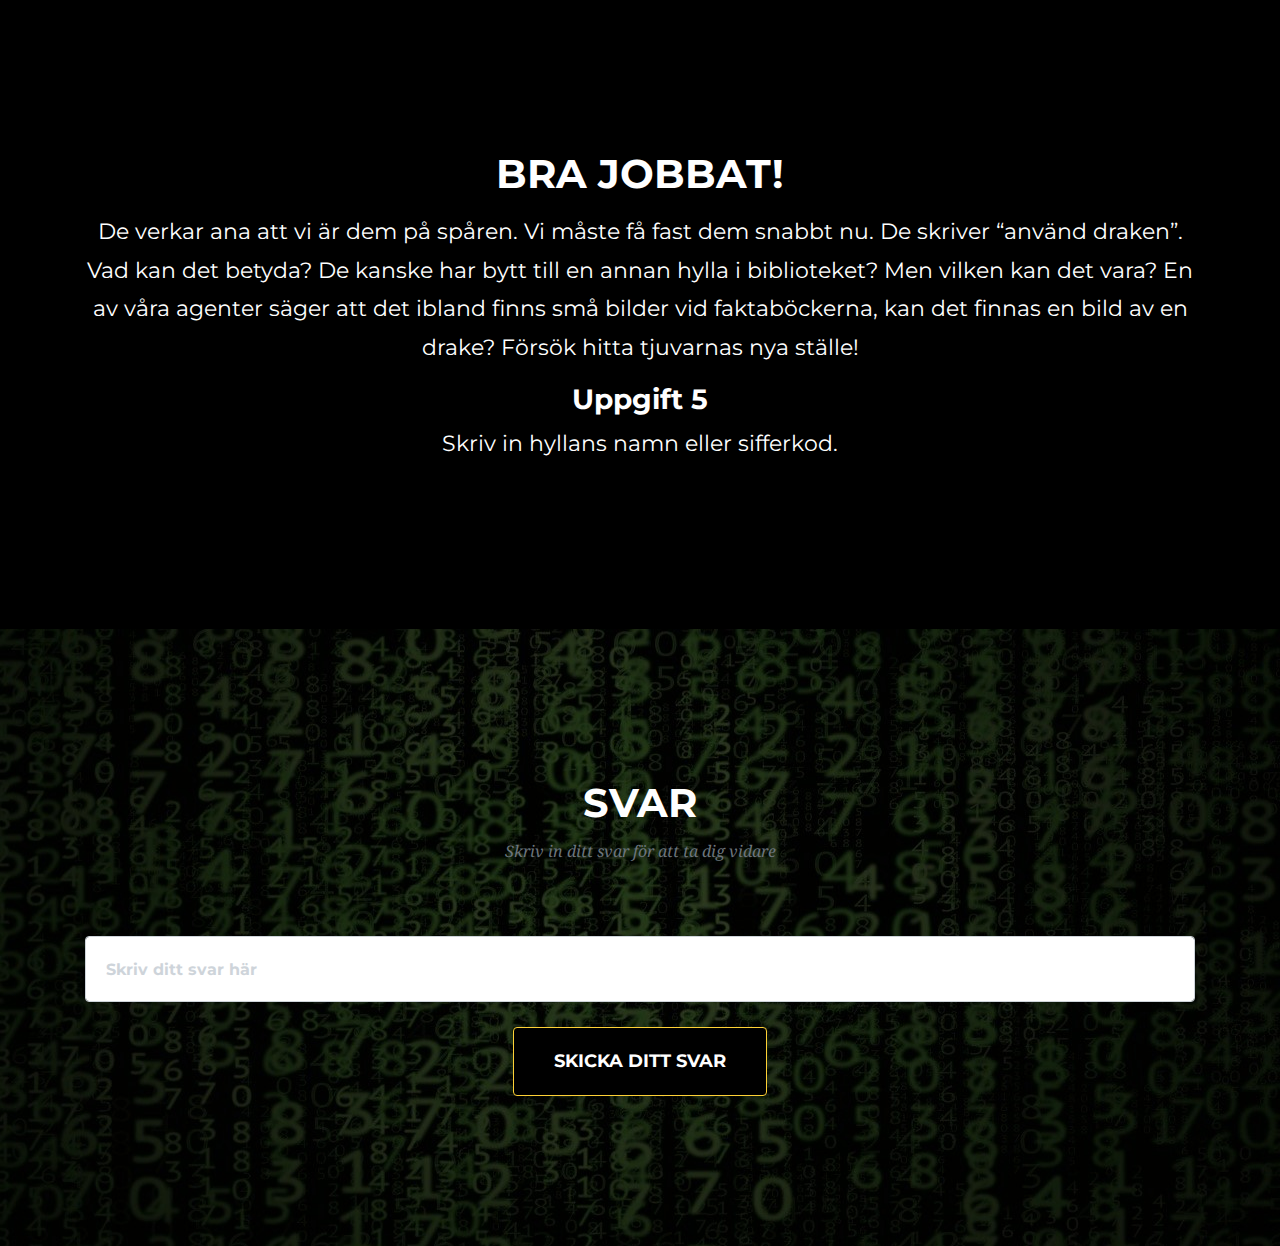
<file: 5.html>
<!--
SKAPA EN EGEN MALLSIDA FÖR UPPDRAG
==========================================================
Nu blir det lite repetition. Den sida hu hintills arbetet med 
introducerade jakten och hade därför lite speciellt innehåll.

Målet med den sida du arbetar med just nu är att skapa en
mall som du sedan kan kopiera till så många uppdrag du behöver.
Du behöver sedan ändra ett saker på varje sida.

1. Beskrivningen av uppdraget.
2. Uppgiftens nummer
3. Vad det rätta svaret är
4. Vilken sida som skall laddas om man svarar rätt.
-->

<!DOCTYPE html>
<html lang="sv">
  <head>
    <meta http-equiv="Content-Type" content="text/html; charset=UTF-8">
    <meta name="viewport" content="width=device-width, initial-scale=1, shrink-to-fit=no">
    <meta name="description" content="">
    <meta name="author" content="">

  <!--
  # Genom att ändra denna informationen nedan kan du ge jakten ett eget namn
  # EX: <title>Ett helt eget namn</title>
  # Informationen visas inte någonstans på webbsidan utan ändrar det namn som 
  # webbsidans flik/tabb har då du du surfar till sidan.
  # 
  -->
    <title>LUNDBY BIBLIOTEKS TEKNIKJAKT</title>

  <!--Filer som berättar hur sidan skall se ut laddas in. Här behöver vi inte ändra något-->
  
    <link href="vendor/bootstrap/css/bootstrap.min.css" rel="stylesheet">
    <link href="vendor/fontawesome-free/css/all.min.css" rel="stylesheet" type="text/css">
    <link href="https://fonts.googleapis.com/css?family=Montserrat:400,700" rel="stylesheet" type="text/css">
    <link href='https://fonts.googleapis.com/css?family=Kaushan+Script' rel='stylesheet' type='text/css'>
    <link href='https://fonts.googleapis.com/css?family=Droid+Serif:400,700,400italic,700italic' rel='stylesheet' type='text/css'>
    <link href='https://fonts.googleapis.com/css?family=Roboto+Slab:400,100,300,700' rel='stylesheet' type='text/css'>
    <link href="css/agency.min.css" rel="stylesheet">
    <link href="css/style.css" rel="stylesheet">
  </head>


  <body id="page-top">
  <!-- Denna del av koden berättar vad menyn skall innehålla -->
   

    <!--SLUT PÅ DELEN SOM BESKRIVER MENYN LÄNGST UPP-->

    <!-- DELEN SOM BESKRIVER FÖRSTA UPPDRAGET STARTAR -->
    <section id="services">
      <div class="container">
        <div class="row">
          <div class="col-lg-12 text-center">
            <!--Sidans största rubrik-->
            <h2 class="section-heading text-uppercase">Bra jobbat! </h2>

            <!--Bakgrunds information-->
           

            <!--Eventuellt återkoppling gällande det tidigare uppdraget-->
            <p> 
              De verkar ana att vi är dem på spåren. Vi måste få fast dem snabbt nu. 
              De skriver “använd draken”. Vad kan det betyda? De kanske har bytt till en annan hylla i biblioteket? 
              Men vilken kan det vara? 
              En av våra agenter säger att det ibland finns små bilder vid faktaböckerna, kan det finnas en bild av en drake?
              Försök hitta tjuvarnas nya ställe!   
            
          </p>
          
          <p> 
          </p>

            <!--Uppgiftens nummer-->
            <h3>Uppgift 5</h3>
            <!--Vilket är uppdraget?-->
            <p>
              Skriv in hyllans namn eller sifferkod.

            <!--Ibland kanske du vill lägga till en bild i beskrivningen.
            I så fall läger du in bilden i katalogen img.
            Du lägger sedan in följande kod för att berätta att en bild skall visas.
            Men ersätter bildensnamn med det namn din bild och det filformat din bild har.

            EX:
            <img src="./img/bildensnamn.filformat">
            T.ex: <img src="./img/coolbild.jpeg">
            -->
            </p>
          </div>
        </div>
      </div>
    </section>

 
<!-- DELEN DÄR MAN MATAR IN SITT SVAR STARTAR -->
    <section id="contact">
      <div class="container">
        <div class="row">
          <div class="col-lg-12 text-center">
            <h2 class="section-heading text-uppercase">Svar</h2>
            <h3 class="section-subheading text-muted">Skriv in ditt svar för att ta dig vidare</h3>
          </div>
        </div>
        <div class="row">
          <div class="col-lg-12">

      <!--VILKEN SIDA SKALL LADDAS OM MAN SKRIVIT IN RÄTT SVAR
      Du behöver här berätta vilken sida som skall laddas om man löser uppdraget.
      Just nu är det sidan som heter 2.html som skall laddas.
      Om vi istället skulle arbeta med uppdrag 2 just så och ändra i filen 2.html skulle vi då alltså
      istället låta det stå 3.html eftersom det då är den sidan som borde laddas.
      Om detta är sista uppdraget i din jakt skriver du in klar.html

      Vi kan fortsätta på detta viset och lägga till nya sidor tills dess att vi skapat
      så många uppdrag vi vill.
      -->
            <form id="contactForm" name="sentMessage" novalidate="novalidate" 
            action="./6.html" 
            onsubmit="return validateForm()" autocomplete="off">
              <div class="row">
                <div class="col-md-12">
                  <div class="form-group">
                    <input class="form-control" id="answer" type="text" placeholder="Skriv ditt svar här" required="required" data-validation-required-message="Rutan får inte vara tom">
                    <p class="help-block text-danger"></p>
                  </div>
                  
                <div class="col-lg-12 text-center">
                  <div id="success"></div>
                  <button id="sendMessageButton" class="btn btn-primary btn-xl text-uppercase" type="submit">Skicka ditt svar</button>
                </div>
              </div>
            
          </div></form>
        </div>
      </div>
    </div></section>

    

    <!-- Filer som denna mall använder läses in -->
    <script src="vendor/jquery/jquery.min.js"></script>
    <script src="vendor/bootstrap/js/bootstrap.bundle.min.js"></script>
    <script src="vendor/jquery-easing/jquery.easing.min.js"></script>
    <script src="js/agency.min.js"></script>
    <script src="js/agency.min.js"></script>

    <!--I DENNA DEL BERÄTTAR DU VAD SOM ÄR RÄTT SVAR-->
    <script>
    function validateForm() {

      //Det använder skriver i rutan hämtas in och sparas i en variabel som heter answer.
      var answer = document.forms["contactForm"]["answer"].value.toLowerCase();
      
      /*Genom att ändra det som står mellan dessa tecken "" kan du välja vad som är rätt svar 
      Viktigt! Skriv svaret med små bokstäver.

      EX: if (answer == "mittsvar")

      Om man nu skriver in mittsvar i rutan kommer man vidare.
      
      Finns det fler än ett rätt svar? 

      Genom att lägga till följande tecken || (markera texten och kopiera 
      eller tryck alt-gr samtidigt som du trycker på tangenten till höger om shift)
      så kan du lägga till fler alternativ som är rätt.

      EX: Med två räta svar

       if (answer == "svar1" || answer == "svar2" )
      
      EX: Med tre rätta svar

      if (answer == "svar1" || answer == "svar2" answer == "svar3" )

      */

      if (answer == "folktro och väsen" || answer == "398" || answer == "folktro & väsen" ) {
          return true;
      }else{
        document.getElementById("answer").value ="";
        document.getElementById("answer").setAttribute("placeholder","Det var tyvärr fel svar, försök igen!");
        return false;
      }
    }
  </script>

  <!--GRATTIS Du har nu gjort uppdrag nummer två!
  Du har nu skapat en mall för en uppdragssida att utgå från.
  Vill du t.ex. skapa en teknikjakt med kan du kopiera 
  dokument och döpa kopian till 3.html. Du kan sedan upprepa samma tillvägagångssätt
  fler gånger och du vill skapa en jakt med fler uppdrag.

  3.html

  Du går sedan igenom dessa kopior på samma vis som detta dokument.


  Så avslutar du jakten.

  Du avslutar jakten genom att säga att man skall hamna på sidan
  klar.html om man skriver in rätt svar.

  EX: 
            action="./klar.html" 

  Du hittar fler instruktioner här ovan under delen som heter
  VILKEN SIDA SKALL LADDAS OM SKRIVIT IN RÄTT SVAR
  -->
</body>
</html>
</file>
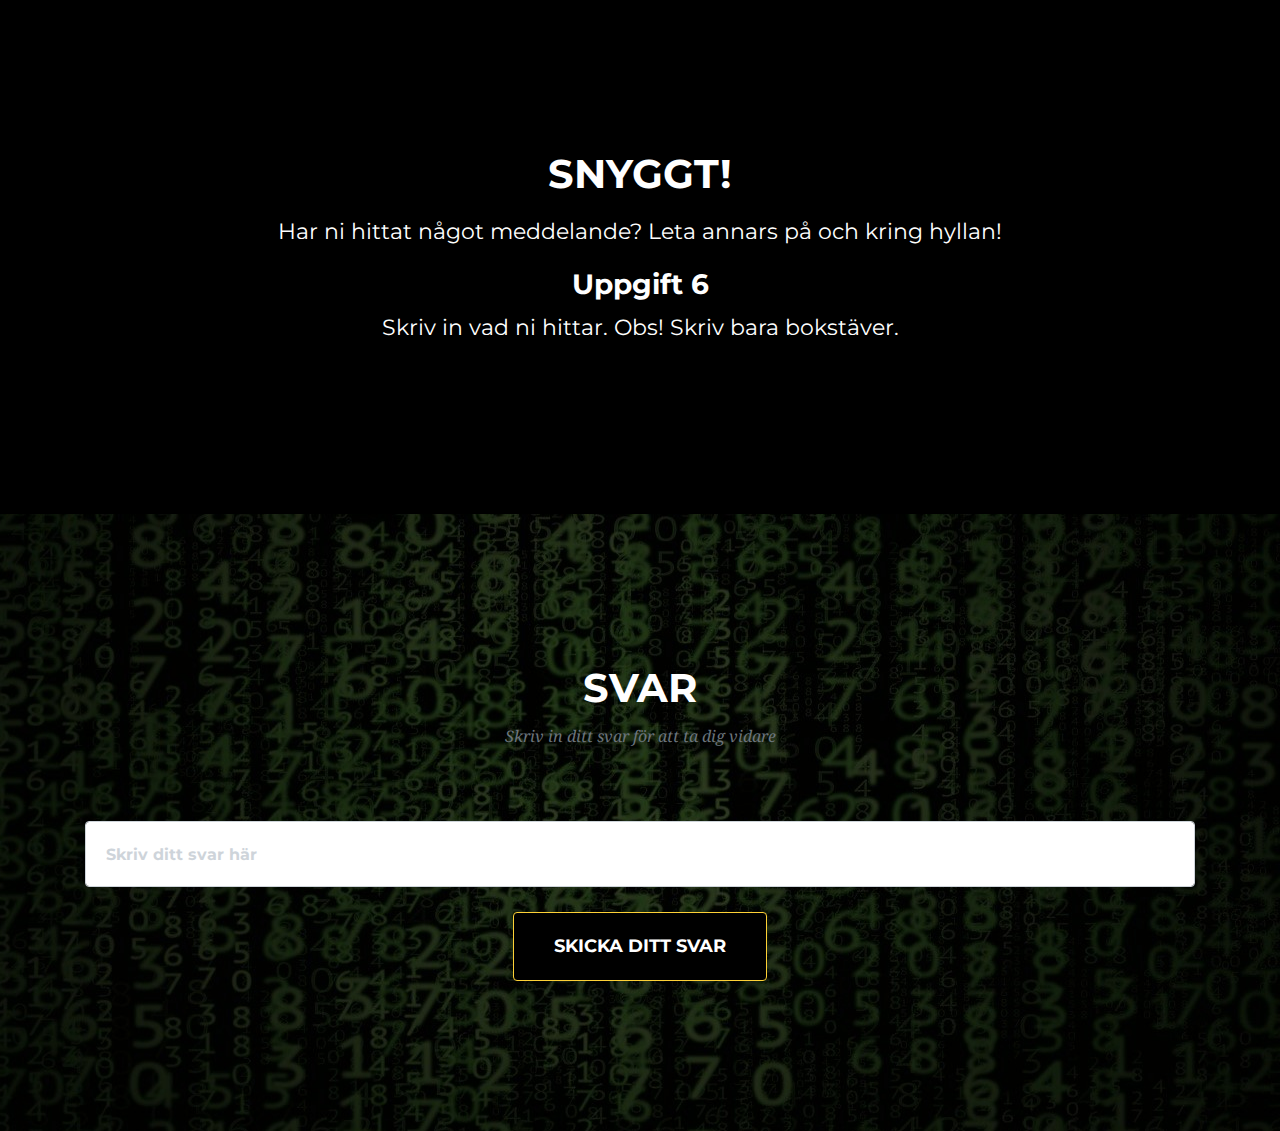
<file: 6.html>
<!--
SKAPA EN EGEN MALLSIDA FÖR UPPDRAG
==========================================================
Nu blir det lite repetition. Den sida hu hintills arbetet med 
introducerade jakten och hade därför lite speciellt innehåll.

Målet med den sida du arbetar med just nu är att skapa en
mall som du sedan kan kopiera till så många uppdrag du behöver.
Du behöver sedan ändra ett saker på varje sida.

1. Beskrivningen av uppdraget.
2. Uppgiftens nummer
3. Vad det rätta svaret är
4. Vilken sida som skall laddas om man svarar rätt.
-->

<!DOCTYPE html>
<html lang="sv">
  <head>
    <meta http-equiv="Content-Type" content="text/html; charset=UTF-8">
    <meta name="viewport" content="width=device-width, initial-scale=1, shrink-to-fit=no">
    <meta name="description" content="">
    <meta name="author" content="">

  <!--
  # Genom att ändra denna informationen nedan kan du ge jakten ett eget namn
  # EX: <title>Ett helt eget namn</title>
  # Informationen visas inte någonstans på webbsidan utan ändrar det namn som 
  # webbsidans flik/tabb har då du du surfar till sidan.
  # 
  -->
    <title>LUNDBY BIBLIOTEKS TEKNIKJAKT</title>

  <!--Filer som berättar hur sidan skall se ut laddas in. Här behöver vi inte ändra något-->
  
    <link href="vendor/bootstrap/css/bootstrap.min.css" rel="stylesheet">
    <link href="vendor/fontawesome-free/css/all.min.css" rel="stylesheet" type="text/css">
    <link href="https://fonts.googleapis.com/css?family=Montserrat:400,700" rel="stylesheet" type="text/css">
    <link href='https://fonts.googleapis.com/css?family=Kaushan+Script' rel='stylesheet' type='text/css'>
    <link href='https://fonts.googleapis.com/css?family=Droid+Serif:400,700,400italic,700italic' rel='stylesheet' type='text/css'>
    <link href='https://fonts.googleapis.com/css?family=Roboto+Slab:400,100,300,700' rel='stylesheet' type='text/css'>
    <link href="css/agency.min.css" rel="stylesheet">
    <link href="css/style.css" rel="stylesheet">
  </head>


  <body id="page-top">
  <!-- Denna del av koden berättar vad menyn skall innehålla -->
   

    <!--SLUT PÅ DELEN SOM BESKRIVER MENYN LÄNGST UPP-->

    <!-- DELEN SOM BESKRIVER FÖRSTA UPPDRAGET STARTAR -->
    <section id="services">
      <div class="container">
        <div class="row">
          <div class="col-lg-12 text-center">
            <!--Sidans största rubrik-->
            <h2 class="section-heading text-uppercase">Snyggt! </h2>

            <!--Bakgrunds information-->
           

            <!--Eventuellt återkoppling gällande det tidigare uppdraget-->
            <p> 
              Har ni hittat något meddelande? Leta annars på och kring hyllan!   
            
          </p>
          
          <p> 
          </p>

            <!--Uppgiftens nummer-->
            <h3>Uppgift 6</h3>
            <!--Vilket är uppdraget?-->
            <p>
              Skriv in vad ni hittar. Obs! Skriv bara bokstäver.

            <!--Ibland kanske du vill lägga till en bild i beskrivningen.
            I så fall läger du in bilden i katalogen img.
            Du lägger sedan in följande kod för att berätta att en bild skall visas.
            Men ersätter bildensnamn med det namn din bild och det filformat din bild har.

            EX:
            <img src="./img/bildensnamn.filformat">
            T.ex: <img src="./img/coolbild.jpeg">
            -->
            </p>
          </div>
        </div>
      </div>
    </section>

 
<!-- DELEN DÄR MAN MATAR IN SITT SVAR STARTAR -->
    <section id="contact">
      <div class="container">
        <div class="row">
          <div class="col-lg-12 text-center">
            <h2 class="section-heading text-uppercase">Svar</h2>
            <h3 class="section-subheading text-muted">Skriv in ditt svar för att ta dig vidare</h3>
          </div>
        </div>
        <div class="row">
          <div class="col-lg-12">

      <!--VILKEN SIDA SKALL LADDAS OM MAN SKRIVIT IN RÄTT SVAR
      Du behöver här berätta vilken sida som skall laddas om man löser uppdraget.
      Just nu är det sidan som heter 2.html som skall laddas.
      Om vi istället skulle arbeta med uppdrag 2 just så och ändra i filen 2.html skulle vi då alltså
      istället låta det stå 3.html eftersom det då är den sidan som borde laddas.
      Om detta är sista uppdraget i din jakt skriver du in klar.html

      Vi kan fortsätta på detta viset och lägga till nya sidor tills dess att vi skapat
      så många uppdrag vi vill.
      -->
            <form id="contactForm" name="sentMessage" novalidate="novalidate" 
            action="./7.html" 
            onsubmit="return validateForm()" autocomplete="off">
              <div class="row">
                <div class="col-md-12">
                  <div class="form-group">
                    <input class="form-control" id="answer" type="text" placeholder="Skriv ditt svar här" required="required" data-validation-required-message="Rutan får inte vara tom">
                    <p class="help-block text-danger"></p>
                  </div>
                  
                <div class="col-lg-12 text-center">
                  <div id="success"></div>
                  <button id="sendMessageButton" class="btn btn-primary btn-xl text-uppercase" type="submit">Skicka ditt svar</button>
                </div>
              </div>
            
          </div></form>
        </div>
      </div>
    </div></section>

    

    <!-- Filer som denna mall använder läses in -->
    <script src="vendor/jquery/jquery.min.js"></script>
    <script src="vendor/bootstrap/js/bootstrap.bundle.min.js"></script>
    <script src="vendor/jquery-easing/jquery.easing.min.js"></script>
    <script src="js/agency.min.js"></script>
    <script src="js/agency.min.js"></script>

    <!--I DENNA DEL BERÄTTAR DU VAD SOM ÄR RÄTT SVAR-->
    <script>
    function validateForm() {

      //Det använder skriver i rutan hämtas in och sparas i en variabel som heter answer.
      var answer = document.forms["contactForm"]["answer"].value.toLowerCase();
      
      /*Genom att ändra det som står mellan dessa tecken "" kan du välja vad som är rätt svar 
      Viktigt! Skriv svaret med små bokstäver.

      EX: if (answer == "mittsvar")

      Om man nu skriver in mittsvar i rutan kommer man vidare.
      
      Finns det fler än ett rätt svar? 

      Genom att lägga till följande tecken || (markera texten och kopiera 
      eller tryck alt-gr samtidigt som du trycker på tangenten till höger om shift)
      så kan du lägga till fler alternativ som är rätt.

      EX: Med två räta svar

       if (answer == "svar1" || answer == "svar2" )
      
      EX: Med tre rätta svar

      if (answer == "svar1" || answer == "svar2" answer == "svar3" )

      */

      if (answer == "vad kommer sen?" || answer == "vad kommer sen") {
          return true;
      }else{
        document.getElementById("answer").value ="";
        document.getElementById("answer").setAttribute("placeholder","Det var tyvärr fel svar, försök igen!");
        return false;
      }
    }
  </script>

  <!--GRATTIS Du har nu gjort uppdrag nummer två!
  Du har nu skapat en mall för en uppdragssida att utgå från.
  Vill du t.ex. skapa en teknikjakt med kan du kopiera 
  dokument och döpa kopian till 3.html. Du kan sedan upprepa samma tillvägagångssätt
  fler gånger och du vill skapa en jakt med fler uppdrag.

  3.html

  Du går sedan igenom dessa kopior på samma vis som detta dokument.


  Så avslutar du jakten.

  Du avslutar jakten genom att säga att man skall hamna på sidan
  klar.html om man skriver in rätt svar.

  EX: 
            action="./klar.html" 

  Du hittar fler instruktioner här ovan under delen som heter
  VILKEN SIDA SKALL LADDAS OM SKRIVIT IN RÄTT SVAR
  -->
</body>
</html>
</file>
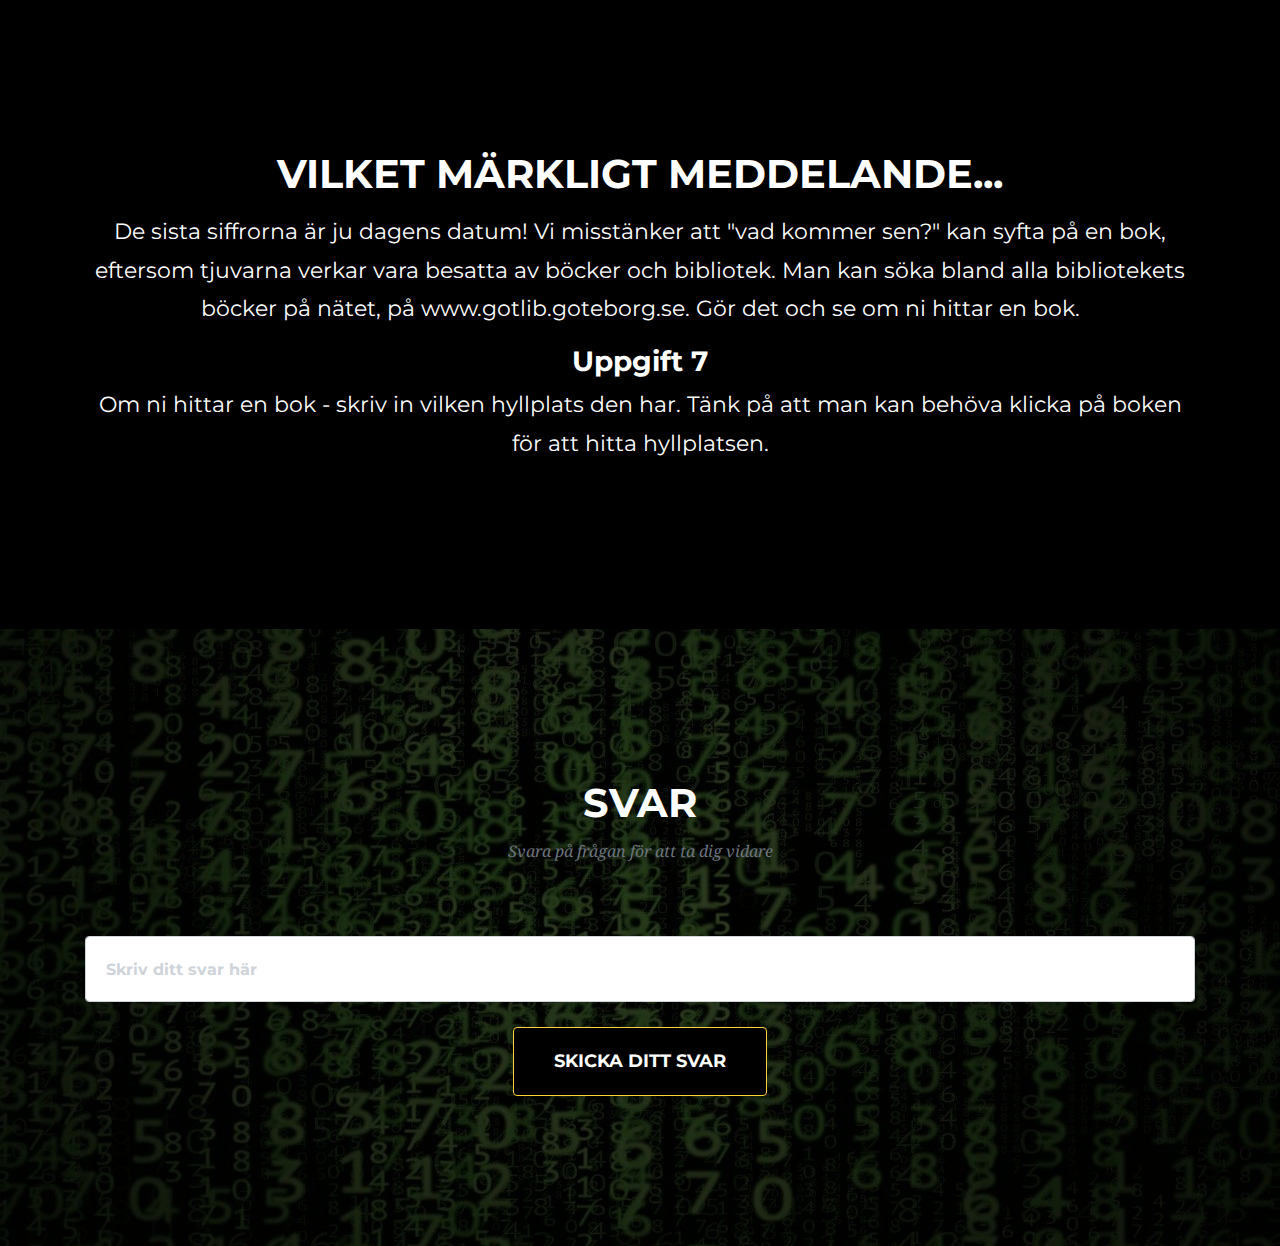
<file: 7.html>
<!--
SKAPA EN EGEN MALLSIDA FÖR UPPDRAG
==========================================================
Nu blir det lite repetition. Den sida hu hintills arbetet med 
introducerade jakten och hade därför lite speciellt innehåll.

Målet med den sida du arbetar med just nu är att skapa en
mall som du sedan kan kopiera till så många uppdrag du behöver.
Du behöver sedan ändra ett saker på varje sida.

1. Beskrivningen av uppdraget.
2. Uppgiftens nummer
3. Vad det rätta svaret är
4. Vilken sida som skall laddas om man svarar rätt.
-->

<!DOCTYPE html>
<html lang="sv">
  <head>
    <meta http-equiv="Content-Type" content="text/html; charset=UTF-8">
    <meta name="viewport" content="width=device-width, initial-scale=1, shrink-to-fit=no">
    <meta name="description" content="">
    <meta name="author" content="">

  <!--
  # Genom att ändra denna informationen nedan kan du ge jakten ett eget namn
  # EX: <title>Ett helt eget namn</title>
  # Informationen visas inte någonstans på webbsidan utan ändrar det namn som 
  # webbsidans flik/tabb har då du du surfar till sidan.
  # 
  -->
    <title>LUNDBY BIBLIOTEKS TEKNIKJAKT</title>

  <!--Filer som berättar hur sidan skall se ut laddas in. Här behöver vi inte ändra något-->
  
    <link href="vendor/bootstrap/css/bootstrap.min.css" rel="stylesheet">
    <link href="vendor/fontawesome-free/css/all.min.css" rel="stylesheet" type="text/css">
    <link href="https://fonts.googleapis.com/css?family=Montserrat:400,700" rel="stylesheet" type="text/css">
    <link href='https://fonts.googleapis.com/css?family=Kaushan+Script' rel='stylesheet' type='text/css'>
    <link href='https://fonts.googleapis.com/css?family=Droid+Serif:400,700,400italic,700italic' rel='stylesheet' type='text/css'>
    <link href='https://fonts.googleapis.com/css?family=Roboto+Slab:400,100,300,700' rel='stylesheet' type='text/css'>
    <link href="css/agency.min.css" rel="stylesheet">
    <link href="css/style.css" rel="stylesheet">
  </head>


  <body id="page-top">
  <!-- Denna del av koden berättar vad menyn skall innehålla -->
   

    <!--SLUT PÅ DELEN SOM BESKRIVER MENYN LÄNGST UPP-->

    <!-- DELEN SOM BESKRIVER FÖRSTA UPPDRAGET STARTAR -->
    <section id="services">
      <div class="container">
        <div class="row">
          <div class="col-lg-12 text-center">
            <!--Sidans största rubrik-->
            <h2 class="section-heading text-uppercase">Vilket märkligt meddelande... </h2>

            <!--Bakgrunds information-->
           

            <!--Eventuellt återkoppling gällande det tidigare uppdraget-->
            <p> 
              De sista siffrorna är ju dagens datum! Vi misstänker att "vad kommer sen?" kan syfta på en bok, 
              eftersom tjuvarna verkar vara besatta av böcker och bibliotek. 
              Man kan söka bland alla bibliotekets böcker på nätet, på www.gotlib.goteborg.se. Gör det och se om ni hittar en bok. 
              
            
          </p>
          
          <p> 
          </p>

            <!--Uppgiftens nummer-->
            <h3>Uppgift 7</h3>
            <!--Vilket är uppdraget?-->
            <p>
              Om ni hittar en bok - skriv in vilken hyllplats den har. Tänk på att man kan behöva klicka på boken för att hitta hyllplatsen.

            <!--Ibland kanske du vill lägga till en bild i beskrivningen.
            I så fall läger du in bilden i katalogen img.
            Du lägger sedan in följande kod för att berätta att en bild skall visas.
            Men ersätter bildensnamn med det namn din bild och det filformat din bild har.

            EX:
            <img src="./img/bildensnamn.filformat">
            T.ex: <img src="./img/coolbild.jpeg">
            -->
            </p>
          </div>
        </div>
      </div>
    </section>

 
<!-- DELEN DÄR MAN MATAR IN SITT SVAR STARTAR -->
    <section id="contact">
      <div class="container">
        <div class="row">
          <div class="col-lg-12 text-center">
            <h2 class="section-heading text-uppercase">Svar</h2>
            <h3 class="section-subheading text-muted">Svara på frågan för att ta dig vidare</h3>
          </div>
        </div>
        <div class="row">
          <div class="col-lg-12">

      <!--VILKEN SIDA SKALL LADDAS OM MAN SKRIVIT IN RÄTT SVAR
      Du behöver här berätta vilken sida som skall laddas om man löser uppdraget.
      Just nu är det sidan som heter 2.html som skall laddas.
      Om vi istället skulle arbeta med uppdrag 2 just så och ändra i filen 2.html skulle vi då alltså
      istället låta det stå 3.html eftersom det då är den sidan som borde laddas.
      Om detta är sista uppdraget i din jakt skriver du in klar.html

      Vi kan fortsätta på detta viset och lägga till nya sidor tills dess att vi skapat
      så många uppdrag vi vill.
      -->
            <form id="contactForm" name="sentMessage" novalidate="novalidate" 
            action="./8.html" 
            onsubmit="return validateForm()" autocomplete="off">
              <div class="row">
                <div class="col-md-12">
                  <div class="form-group">
                    <input class="form-control" id="answer" type="text" placeholder="Skriv ditt svar här" required="required" data-validation-required-message="Rutan får inte vara tom">
                    <p class="help-block text-danger"></p>
                  </div>
                  
                <div class="col-lg-12 text-center">
                  <div id="success"></div>
                  <button id="sendMessageButton" class="btn btn-primary btn-xl text-uppercase" type="submit">Skicka ditt svar</button>
                </div>
              </div>
            
          </div></form>
        </div>
      </div>
    </div></section>

    

    <!-- Filer som denna mall använder läses in -->
    <script src="vendor/jquery/jquery.min.js"></script>
    <script src="vendor/bootstrap/js/bootstrap.bundle.min.js"></script>
    <script src="vendor/jquery-easing/jquery.easing.min.js"></script>
    <script src="js/agency.min.js"></script>
    <script src="js/agency.min.js"></script>

    <!--I DENNA DEL BERÄTTAR DU VAD SOM ÄR RÄTT SVAR-->
    <script>
    function validateForm() {

      //Det använder skriver i rutan hämtas in och sparas i en variabel som heter answer.
      var answer = document.forms["contactForm"]["answer"].value.toLowerCase();
      
      /*Genom att ändra det som står mellan dessa tecken "" kan du välja vad som är rätt svar 
      Viktigt! Skriv svaret med små bokstäver.

      EX: if (answer == "mittsvar")

      Om man nu skriver in mittsvar i rutan kommer man vidare.
      
      Finns det fler än ett rätt svar? 

      Genom att lägga till följande tecken || (markera texten och kopiera 
      eller tryck alt-gr samtidigt som du trycker på tangenten till höger om shift)
      så kan du lägga till fler alternativ som är rätt.

      EX: Med två räta svar

       if (answer == "svar1" || answer == "svar2" )
      
      EX: Med tre rätta svar

      if (answer == "svar1" || answer == "svar2" answer == "svar3" )

      */

      if (answer == "010" ) {
          return true;
      }else{
        document.getElementById("answer").value ="";
        document.getElementById("answer").setAttribute("placeholder","Det var tyvärr fel svar, försök igen!");
        return false;
      }
    }
  </script>

  <!--GRATTIS Du har nu gjort uppdrag nummer två!
  Du har nu skapat en mall för en uppdragssida att utgå från.
  Vill du t.ex. skapa en teknikjakt med kan du kopiera 
  dokument och döpa kopian till 3.html. Du kan sedan upprepa samma tillvägagångssätt
  fler gånger och du vill skapa en jakt med fler uppdrag.

  3.html

  Du går sedan igenom dessa kopior på samma vis som detta dokument.


  Så avslutar du jakten.

  Du avslutar jakten genom att säga att man skall hamna på sidan
  klar.html om man skriver in rätt svar.

  EX: 
            action="./klar.html" 

  Du hittar fler instruktioner här ovan under delen som heter
  VILKEN SIDA SKALL LADDAS OM SKRIVIT IN RÄTT SVAR
  -->
</body>
</html>
</file>
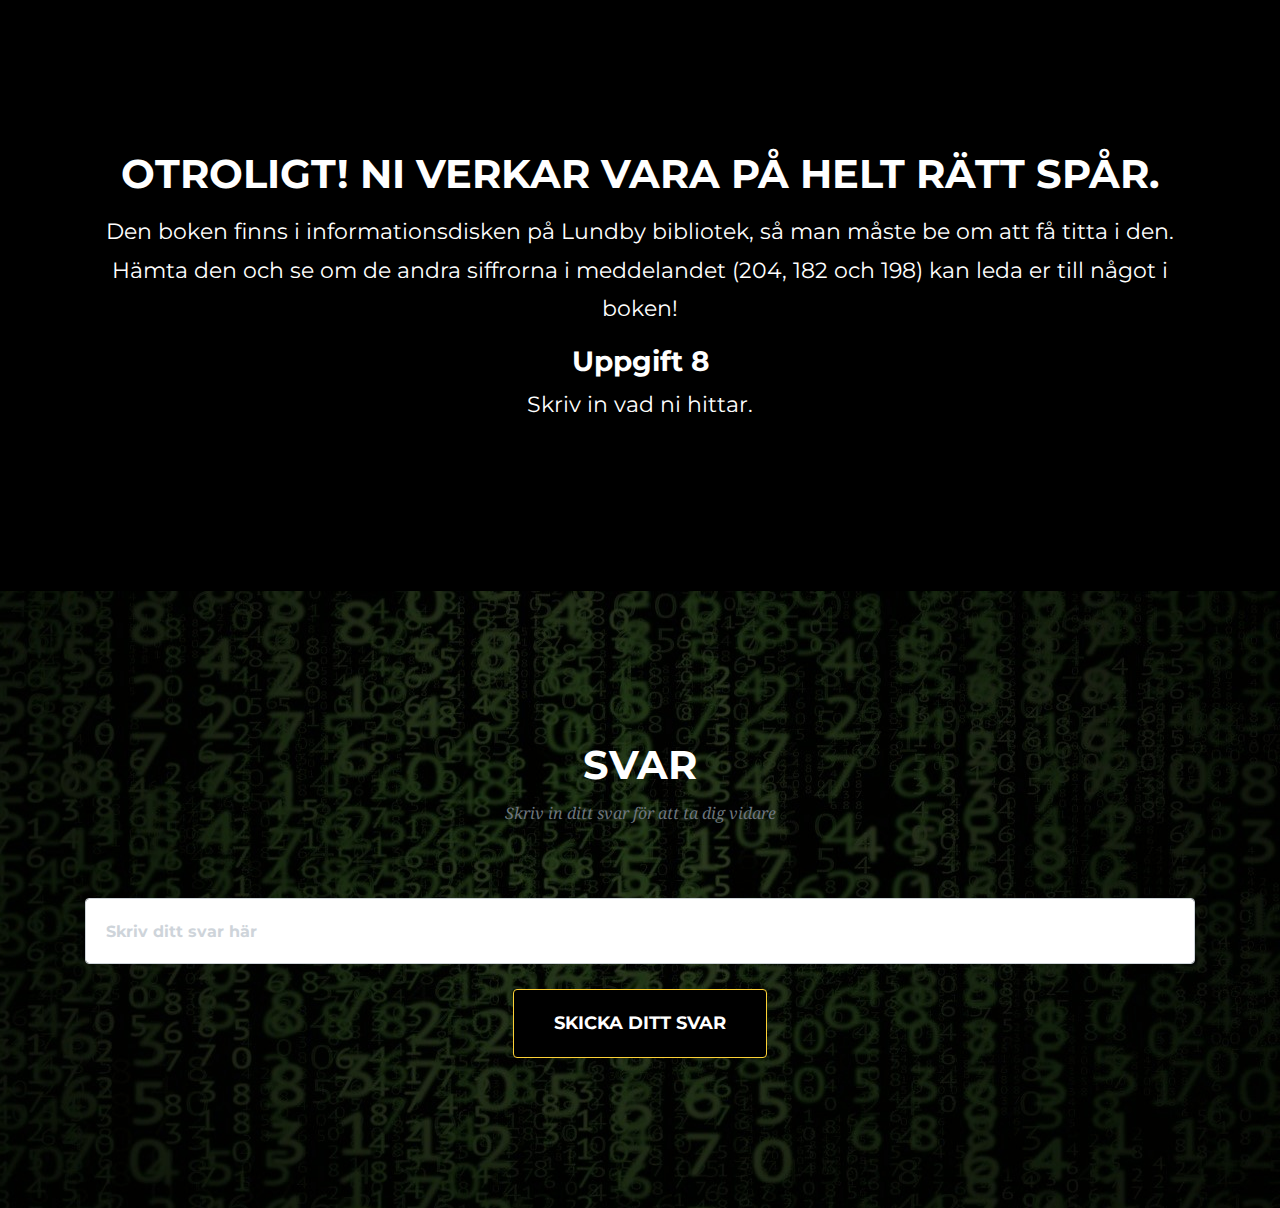
<file: 8.html>
<!--
SKAPA EN EGEN MALLSIDA FÖR UPPDRAG
==========================================================
Nu blir det lite repetition. Den sida hu hintills arbetet med 
introducerade jakten och hade därför lite speciellt innehåll.

Målet med den sida du arbetar med just nu är att skapa en
mall som du sedan kan kopiera till så många uppdrag du behöver.
Du behöver sedan ändra ett saker på varje sida.

1. Beskrivningen av uppdraget.
2. Uppgiftens nummer
3. Vad det rätta svaret är
4. Vilken sida som skall laddas om man svarar rätt.
-->

<!DOCTYPE html>
<html lang="sv">
  <head>
    <meta http-equiv="Content-Type" content="text/html; charset=UTF-8">
    <meta name="viewport" content="width=device-width, initial-scale=1, shrink-to-fit=no">
    <meta name="description" content="">
    <meta name="author" content="">

  <!--
  # Genom att ändra denna informationen nedan kan du ge jakten ett eget namn
  # EX: <title>Ett helt eget namn</title>
  # Informationen visas inte någonstans på webbsidan utan ändrar det namn som 
  # webbsidans flik/tabb har då du du surfar till sidan.
  # 
  -->
    <title>LUNDBY BIBLIOTEKS TEKNIKJAKT</title>

  <!--Filer som berättar hur sidan skall se ut laddas in. Här behöver vi inte ändra något-->
  
    <link href="vendor/bootstrap/css/bootstrap.min.css" rel="stylesheet">
    <link href="vendor/fontawesome-free/css/all.min.css" rel="stylesheet" type="text/css">
    <link href="https://fonts.googleapis.com/css?family=Montserrat:400,700" rel="stylesheet" type="text/css">
    <link href='https://fonts.googleapis.com/css?family=Kaushan+Script' rel='stylesheet' type='text/css'>
    <link href='https://fonts.googleapis.com/css?family=Droid+Serif:400,700,400italic,700italic' rel='stylesheet' type='text/css'>
    <link href='https://fonts.googleapis.com/css?family=Roboto+Slab:400,100,300,700' rel='stylesheet' type='text/css'>
    <link href="css/agency.min.css" rel="stylesheet">
    <link href="css/style.css" rel="stylesheet">
  </head>


  <body id="page-top">
  <!-- Denna del av koden berättar vad menyn skall innehålla -->
   

    <!--SLUT PÅ DELEN SOM BESKRIVER MENYN LÄNGST UPP-->

    <!-- DELEN SOM BESKRIVER FÖRSTA UPPDRAGET STARTAR -->
    <section id="services">
      <div class="container">
        <div class="row">
          <div class="col-lg-12 text-center">
            <!--Sidans största rubrik-->
            <h2 class="section-heading text-uppercase">Otroligt! Ni verkar vara på helt rätt spår. </h2>

            <!--Bakgrunds information-->
           

            <!--Eventuellt återkoppling gällande det tidigare uppdraget-->
            <p> 
              Den boken finns i informationsdisken på Lundby bibliotek, så man måste be om att få titta i den. 
              Hämta den och se om de andra siffrorna i meddelandet (204, 182 och 198) kan leda er till något i boken!  
            
          </p>
          
          <p> 
          </p>

            <!--Uppgiftens nummer-->
            <h3>Uppgift 8</h3>
            <!--Vilket är uppdraget?-->
            <p>
              Skriv in vad ni hittar.

            <!--Ibland kanske du vill lägga till en bild i beskrivningen.
            I så fall läger du in bilden i katalogen img.
            Du lägger sedan in följande kod för att berätta att en bild skall visas.
            Men ersätter bildensnamn med det namn din bild och det filformat din bild har.

            EX:
            <img src="./img/bildensnamn.filformat">
            T.ex: <img src="./img/coolbild.jpeg">
            -->
            </p>
          </div>
        </div>
      </div>
    </section>

 
<!-- DELEN DÄR MAN MATAR IN SITT SVAR STARTAR -->
    <section id="contact">
      <div class="container">
        <div class="row">
          <div class="col-lg-12 text-center">
            <h2 class="section-heading text-uppercase">Svar</h2>
            <h3 class="section-subheading text-muted">Skriv in ditt svar för att ta dig vidare</h3>
          </div>
        </div>
        <div class="row">
          <div class="col-lg-12">

      <!--VILKEN SIDA SKALL LADDAS OM MAN SKRIVIT IN RÄTT SVAR
      Du behöver här berätta vilken sida som skall laddas om man löser uppdraget.
      Just nu är det sidan som heter 2.html som skall laddas.
      Om vi istället skulle arbeta med uppdrag 2 just så och ändra i filen 2.html skulle vi då alltså
      istället låta det stå 3.html eftersom det då är den sidan som borde laddas.
      Om detta är sista uppdraget i din jakt skriver du in klar.html

      Vi kan fortsätta på detta viset och lägga till nya sidor tills dess att vi skapat
      så många uppdrag vi vill.
      -->
            <form id="contactForm" name="sentMessage" novalidate="novalidate" 
            action="./9.html" 
            onsubmit="return validateForm()" autocomplete="off">
              <div class="row">
                <div class="col-md-12">
                  <div class="form-group">
                    <input class="form-control" id="answer" type="text" placeholder="Skriv ditt svar här" required="required" data-validation-required-message="Rutan får inte vara tom">
                    <p class="help-block text-danger"></p>
                  </div>
                  
                <div class="col-lg-12 text-center">
                  <div id="success"></div>
                  <button id="sendMessageButton" class="btn btn-primary btn-xl text-uppercase" type="submit">Skicka ditt svar</button>
                </div>
              </div>
            
          </div></form>
        </div>
      </div>
    </div></section>

    

    <!-- Filer som denna mall använder läses in -->
    <script src="vendor/jquery/jquery.min.js"></script>
    <script src="vendor/bootstrap/js/bootstrap.bundle.min.js"></script>
    <script src="vendor/jquery-easing/jquery.easing.min.js"></script>
    <script src="js/agency.min.js"></script>
    <script src="js/agency.min.js"></script>

    <!--I DENNA DEL BERÄTTAR DU VAD SOM ÄR RÄTT SVAR-->
    <script>
    function validateForm() {

      //Det använder skriver i rutan hämtas in och sparas i en variabel som heter answer.
      var answer = document.forms["contactForm"]["answer"].value.toLowerCase();
      
      /*Genom att ändra det som står mellan dessa tecken "" kan du välja vad som är rätt svar 
      Viktigt! Skriv svaret med små bokstäver.

      EX: if (answer == "mittsvar")

      Om man nu skriver in mittsvar i rutan kommer man vidare.
      
      Finns det fler än ett rätt svar? 

      Genom att lägga till följande tecken || (markera texten och kopiera 
      eller tryck alt-gr samtidigt som du trycker på tangenten till höger om shift)
      så kan du lägga till fler alternativ som är rätt.

      EX: Med två räta svar

       if (answer == "svar1" || answer == "svar2" )
      
      EX: Med tre rätta svar

      if (answer == "svar1" || answer == "svar2" answer == "svar3" )

      */

      if (answer == "skatten reser till london" ) {
          return true;
      }else{
        document.getElementById("answer").value ="";
        document.getElementById("answer").setAttribute("placeholder","Det var tyvärr fel svar, försök igen!");
        return false;
      }
    }
  </script>

  <!--GRATTIS Du har nu gjort uppdrag nummer två!
  Du har nu skapat en mall för en uppdragssida att utgå från.
  Vill du t.ex. skapa en teknikjakt med kan du kopiera 
  dokument och döpa kopian till 3.html. Du kan sedan upprepa samma tillvägagångssätt
  fler gånger och du vill skapa en jakt med fler uppdrag.

  3.html

  Du går sedan igenom dessa kopior på samma vis som detta dokument.


  Så avslutar du jakten.

  Du avslutar jakten genom att säga att man skall hamna på sidan
  klar.html om man skriver in rätt svar.

  EX: 
            action="./klar.html" 

  Du hittar fler instruktioner här ovan under delen som heter
  VILKEN SIDA SKALL LADDAS OM SKRIVIT IN RÄTT SVAR
  -->
</body>
</html>
</file>
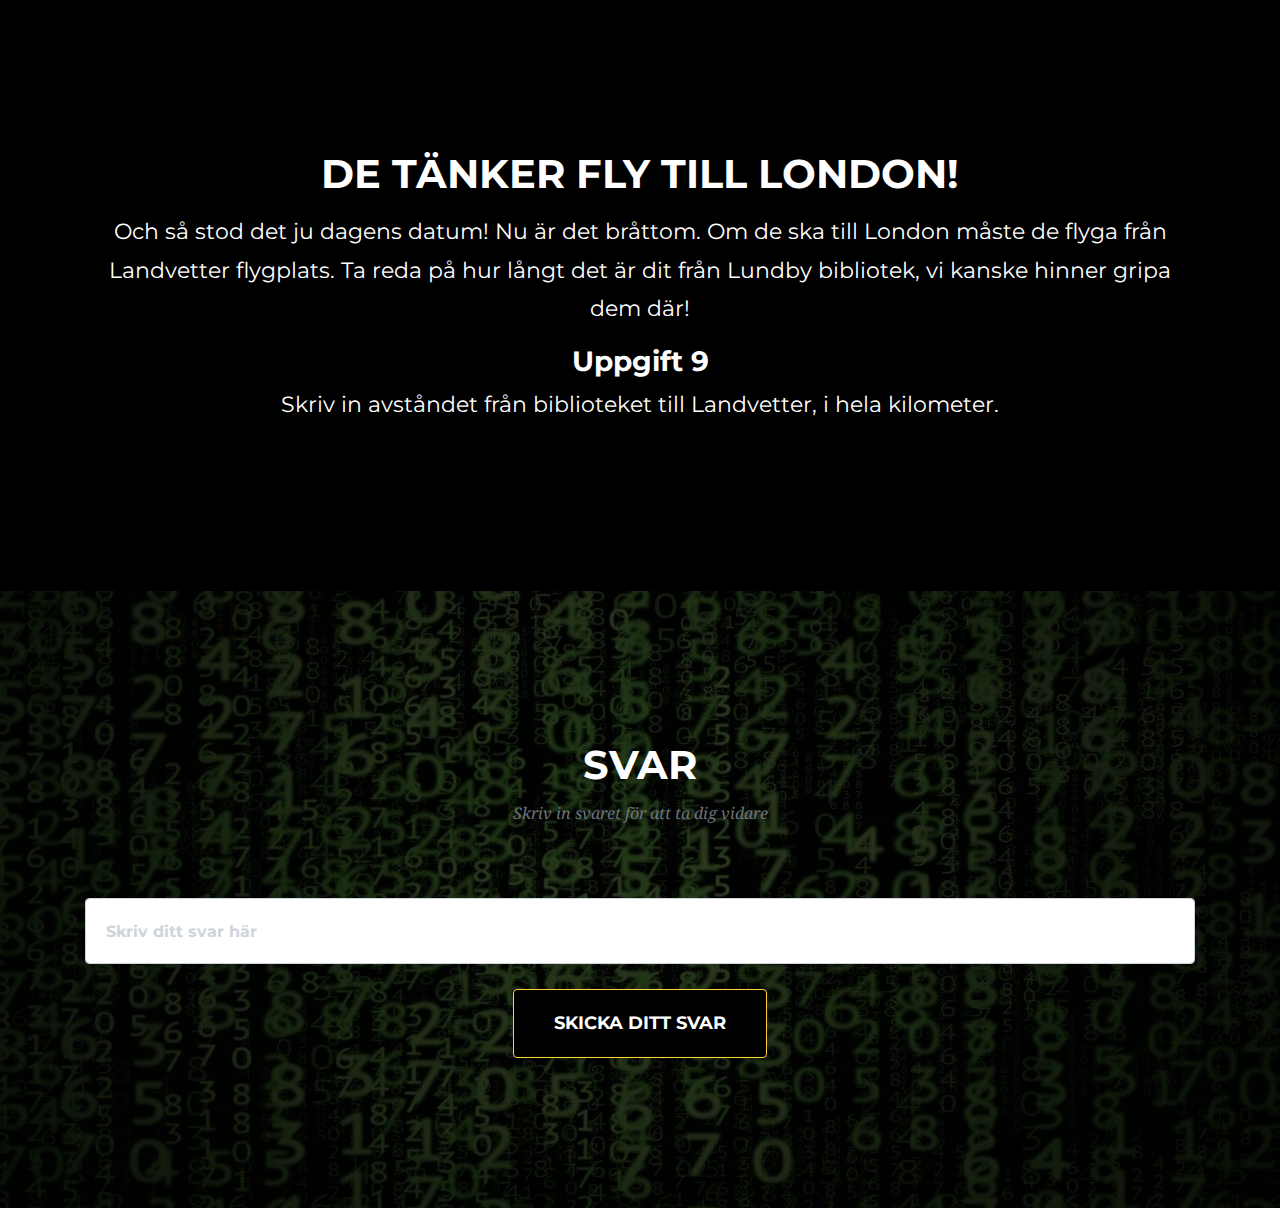
<file: 9.html>
<!--
SKAPA EN EGEN MALLSIDA FÖR UPPDRAG
==========================================================
Nu blir det lite repetition. Den sida hu hintills arbetet med 
introducerade jakten och hade därför lite speciellt innehåll.

Målet med den sida du arbetar med just nu är att skapa en
mall som du sedan kan kopiera till så många uppdrag du behöver.
Du behöver sedan ändra ett saker på varje sida.

1. Beskrivningen av uppdraget.
2. Uppgiftens nummer
3. Vad det rätta svaret är
4. Vilken sida som skall laddas om man svarar rätt.
-->

<!DOCTYPE html>
<html lang="sv">
  <head>
    <meta http-equiv="Content-Type" content="text/html; charset=UTF-8">
    <meta name="viewport" content="width=device-width, initial-scale=1, shrink-to-fit=no">
    <meta name="description" content="">
    <meta name="author" content="">

  <!--
  # Genom att ändra denna informationen nedan kan du ge jakten ett eget namn
  # EX: <title>Ett helt eget namn</title>
  # Informationen visas inte någonstans på webbsidan utan ändrar det namn som 
  # webbsidans flik/tabb har då du du surfar till sidan.
  # 
  -->
    <title>LUNDBY BIBLIOTEKS TEKNIKJAKT</title>

  <!--Filer som berättar hur sidan skall se ut laddas in. Här behöver vi inte ändra något-->
  
    <link href="vendor/bootstrap/css/bootstrap.min.css" rel="stylesheet">
    <link href="vendor/fontawesome-free/css/all.min.css" rel="stylesheet" type="text/css">
    <link href="https://fonts.googleapis.com/css?family=Montserrat:400,700" rel="stylesheet" type="text/css">
    <link href='https://fonts.googleapis.com/css?family=Kaushan+Script' rel='stylesheet' type='text/css'>
    <link href='https://fonts.googleapis.com/css?family=Droid+Serif:400,700,400italic,700italic' rel='stylesheet' type='text/css'>
    <link href='https://fonts.googleapis.com/css?family=Roboto+Slab:400,100,300,700' rel='stylesheet' type='text/css'>
    <link href="css/agency.min.css" rel="stylesheet">
    <link href="css/style.css" rel="stylesheet">
  </head>


  <body id="page-top">
  <!-- Denna del av koden berättar vad menyn skall innehålla -->
   

    <!--SLUT PÅ DELEN SOM BESKRIVER MENYN LÄNGST UPP-->

    <!-- DELEN SOM BESKRIVER FÖRSTA UPPDRAGET STARTAR -->
    <section id="services">
      <div class="container">
        <div class="row">
          <div class="col-lg-12 text-center">
            <!--Sidans största rubrik-->
            <h2 class="section-heading text-uppercase">De tänker fly till London! </h2>

            <!--Bakgrunds information-->
           

            <!--Eventuellt återkoppling gällande det tidigare uppdraget-->
            <p> 
              Och så stod det ju dagens datum! Nu är det bråttom. Om de ska till London måste de flyga från Landvetter flygplats. 
              Ta reda på hur långt det är dit från Lundby bibliotek, vi kanske hinner gripa dem där!  
            
          </p>
          
          <p> 
          </p>

            <!--Uppgiftens nummer-->
            <h3>Uppgift 9</h3>
            <!--Vilket är uppdraget?-->
            <p>
              Skriv in avståndet från biblioteket till Landvetter, i hela kilometer.

            <!--Ibland kanske du vill lägga till en bild i beskrivningen.
            I så fall läger du in bilden i katalogen img.
            Du lägger sedan in följande kod för att berätta att en bild skall visas.
            Men ersätter bildensnamn med det namn din bild och det filformat din bild har.

            EX:
            <img src="./img/bildensnamn.filformat">
            T.ex: <img src="./img/coolbild.jpeg">
            -->
            </p>
          </div>
        </div>
      </div>
    </section>

 
<!-- DELEN DÄR MAN MATAR IN SITT SVAR STARTAR -->
    <section id="contact">
      <div class="container">
        <div class="row">
          <div class="col-lg-12 text-center">
            <h2 class="section-heading text-uppercase">Svar</h2>
            <h3 class="section-subheading text-muted">Skriv in svaret för att ta dig vidare</h3>
          </div>
        </div>
        <div class="row">
          <div class="col-lg-12">

      <!--VILKEN SIDA SKALL LADDAS OM MAN SKRIVIT IN RÄTT SVAR
      Du behöver här berätta vilken sida som skall laddas om man löser uppdraget.
      Just nu är det sidan som heter 2.html som skall laddas.
      Om vi istället skulle arbeta med uppdrag 2 just så och ändra i filen 2.html skulle vi då alltså
      istället låta det stå 3.html eftersom det då är den sidan som borde laddas.
      Om detta är sista uppdraget i din jakt skriver du in klar.html

      Vi kan fortsätta på detta viset och lägga till nya sidor tills dess att vi skapat
      så många uppdrag vi vill.
      -->
            <form id="contactForm" name="sentMessage" novalidate="novalidate" 
            action="./10.html" 
            onsubmit="return validateForm()" autocomplete="off">
              <div class="row">
                <div class="col-md-12">
                  <div class="form-group">
                    <input class="form-control" id="answer" type="text" placeholder="Skriv ditt svar här" required="required" data-validation-required-message="Rutan får inte vara tom">
                    <p class="help-block text-danger"></p>
                  </div>
                  
                <div class="col-lg-12 text-center">
                  <div id="success"></div>
                  <button id="sendMessageButton" class="btn btn-primary btn-xl text-uppercase" type="submit">Skicka ditt svar</button>
                </div>
              </div>
            
          </div></form>
        </div>
      </div>
    </div></section>

    

    <!-- Filer som denna mall använder läses in -->
    <script src="vendor/jquery/jquery.min.js"></script>
    <script src="vendor/bootstrap/js/bootstrap.bundle.min.js"></script>
    <script src="vendor/jquery-easing/jquery.easing.min.js"></script>
    <script src="js/agency.min.js"></script>
    <script src="js/agency.min.js"></script>

    <!--I DENNA DEL BERÄTTAR DU VAD SOM ÄR RÄTT SVAR-->
    <script>
    function validateForm() {

      //Det använder skriver i rutan hämtas in och sparas i en variabel som heter answer.
      var answer = document.forms["contactForm"]["answer"].value.toLowerCase();
      
      /*Genom att ändra det som står mellan dessa tecken "" kan du välja vad som är rätt svar 
      Viktigt! Skriv svaret med små bokstäver.

      EX: if (answer == "mittsvar")

      Om man nu skriver in mittsvar i rutan kommer man vidare.
      
      Finns det fler än ett rätt svar? 

      Genom att lägga till följande tecken || (markera texten och kopiera 
      eller tryck alt-gr samtidigt som du trycker på tangenten till höger om shift)
      så kan du lägga till fler alternativ som är rätt.

      EX: Med två räta svar

       if (answer == "svar1" || answer == "svar2" )
      
      EX: Med tre rätta svar

      if (answer == "svar1" || answer == "svar2" answer == "svar3" )

      */

      if (answer == "28" || answer == "27" || answer == "29" || answer == "30" || answer == "31" || answer == "32" || answer == "26" || answer == "25" || answer == "24") {
          return true;
      }else{
        document.getElementById("answer").value ="";
        document.getElementById("answer").setAttribute("placeholder","Det var tyvärr fel svar, försök igen!");
        return false;
      }
    }
  </script>

  <!--GRATTIS Du har nu gjort uppdrag nummer två!
  Du har nu skapat en mall för en uppdragssida att utgå från.
  Vill du t.ex. skapa en teknikjakt med kan du kopiera 
  dokument och döpa kopian till 3.html. Du kan sedan upprepa samma tillvägagångssätt
  fler gånger och du vill skapa en jakt med fler uppdrag.

  3.html

  Du går sedan igenom dessa kopior på samma vis som detta dokument.


  Så avslutar du jakten.

  Du avslutar jakten genom att säga att man skall hamna på sidan
  klar.html om man skriver in rätt svar.

  EX: 
            action="./klar.html" 

  Du hittar fler instruktioner här ovan under delen som heter
  VILKEN SIDA SKALL LADDAS OM SKRIVIT IN RÄTT SVAR
  -->
</body>
</html>
</file>
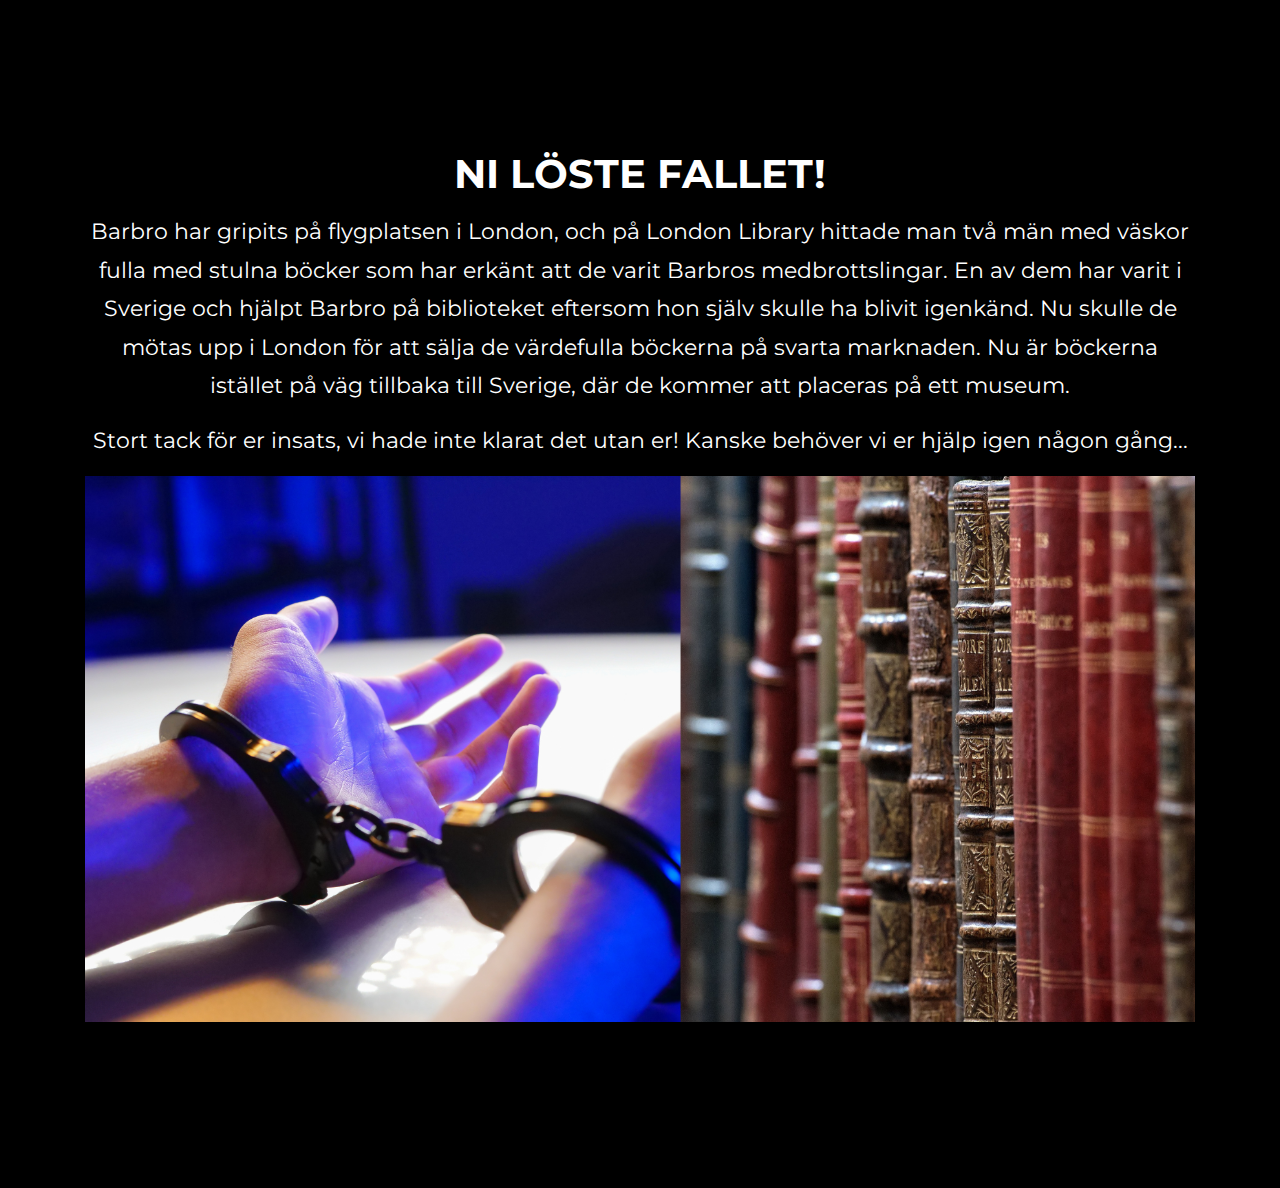
<file: klar.html>
﻿<!DOCTYPE html>
<!--
AVSLUTA DIN TEKNIKJAKT
==========================================================
Nu blir det också repetition. Vissa delar behöver du fylla i igen.
Du kommer sedan att få skriva in den text som visas då deltagaren klarat jakten.
-->
<html lang="sv">
  <head>
    <meta charset="utf-8">
    <meta name="viewport" content="width=device-width, initial-scale=1, shrink-to-fit=no">
    <meta name="description" content="">
    <meta name="author" content="">

    <!--
    # Genom att ändra denna informationen nedan kan du ge jakten ett eget namn
    # EX: <title>Ett helt eget namn</title>
    # Informationen visas inte någonstans på webbsidan utan ändrar det namn som 
    # webbsidans flik/tabb har då du du surfar till sidan.
    # 
    -->
    <title>LUNDBY BIBLIOTEKS TEKNIKJAKT</title>

  <!--Filer som berättar hur sidan skall se ut laddas in. Här behöver vi inte ändra något-->
  
    <link href="vendor/bootstrap/css/bootstrap.min.css" rel="stylesheet">
    <link href="vendor/fontawesome-free/css/all.min.css" rel="stylesheet" type="text/css">
    <link href="https://fonts.googleapis.com/css?family=Montserrat:400,700" rel="stylesheet" type="text/css">
    <link href='https://fonts.googleapis.com/css?family=Kaushan+Script' rel='stylesheet' type='text/css'>
    <link href='https://fonts.googleapis.com/css?family=Droid+Serif:400,700,400italic,700italic' rel='stylesheet' type='text/css'>
    <link href='https://fonts.googleapis.com/css?family=Roboto+Slab:400,100,300,700' rel='stylesheet' type='text/css'>
    <link href="css/agency.min.css" rel="stylesheet">
    <link href="css/style.css" rel="stylesheet">
  </head>


  <body id="page-top">
 

    <!--SLUT PÅ DELEN SOM BESKRIVER MENYN LÄNGST UPP-->
    
    <!--HÄR SKRIVER DU IN TEXTEN SOM VISAS NÄR DELTAGAREN HAR KLARAT JAKTEN-->
    <section id="services">
      <div class="container">
        <div class="row">
          <div class="col-lg-12 text-center">
            <h2 class="section-heading text-uppercase">Ni löste fallet!</h2>

            <p>
           

            Barbro har gripits på flygplatsen i London, och på London Library 
            hittade man två män med väskor fulla med stulna böcker som har erkänt att de varit Barbros medbrottslingar.
            En av dem har varit i Sverige och hjälpt Barbro på biblioteket eftersom hon själv skulle ha blivit igenkänd. 
            Nu skulle de mötas upp i London för att sälja de värdefulla böckerna på svarta marknaden. 
            Nu är böckerna istället på väg tillbaka till Sverige, där de kommer att placeras på ett museum.
          </p>
          <p>
Stort tack för er insats, vi hade inte klarat det utan er! Kanske behöver vi er hjälp igen någon gång...
            
<p> 
          
  <img src="./img/slut.png">
</p>
            </p>
          </div>
        </div>
      </div>
    </section>

        <!-- Footer -->
   


    <script src="vendor/jquery/jquery.min.js"></script>
    <script src="vendor/bootstrap/js/bootstrap.bundle.min.js"></script>
    <script src="vendor/jquery-easing/jquery.easing.min.js"></script>
    <script src="js/agency.min.js"></script>
    <script src="js/agency.min.js"></script>

  </body>

</html>
</file>
<file: css/style.css>
.btn-primary{
	background-color: black;
}

#services{
	background-color: black;
	color: white;
}

p{
	font-family: 'Montserrat', sans-serif;
	font-size: 22px;
}

#services img{
	max-width: 100%;
}

header.masthead {
    background-image: url("../img/bocker.jpg");
}
</file>
<file: vendor/fontawesome-free/css/all.min.css>
/*!
 * Font Awesome Free 5.3.1 by @fontawesome - https://fontawesome.com
 * License - https://fontawesome.com/license/free (Icons: CC BY 4.0, Fonts: SIL OFL 1.1, Code: MIT License)
 */
.fa,.fab,.fal,.far,.fas{-moz-osx-font-smoothing:grayscale;-webkit-font-smoothing:antialiased;display:inline-block;font-style:normal;font-variant:normal;text-rendering:auto;line-height:1}.fa-lg{font-size:1.33333em;line-height:.75em;vertical-align:-.0667em}.fa-xs{font-size:.75em}.fa-sm{font-size:.875em}.fa-1x{font-size:1em}.fa-2x{font-size:2em}.fa-3x{font-size:3em}.fa-4x{font-size:4em}.fa-5x{font-size:5em}.fa-6x{font-size:6em}.fa-7x{font-size:7em}.fa-8x{font-size:8em}.fa-9x{font-size:9em}.fa-10x{font-size:10em}.fa-fw{text-align:center;width:1.25em}.fa-ul{list-style-type:none;margin-left:2.5em;padding-left:0}.fa-ul>li{position:relative}.fa-li{left:-2em;position:absolute;text-align:center;width:2em;line-height:inherit}.fa-border{border:.08em solid #eee;border-radius:.1em;padding:.2em .25em .15em}.fa-pull-left{float:left}.fa-pull-right{float:right}.fa.fa-pull-left,.fab.fa-pull-left,.fal.fa-pull-left,.far.fa-pull-left,.fas.fa-pull-left{margin-right:.3em}.fa.fa-pull-right,.fab.fa-pull-right,.fal.fa-pull-right,.far.fa-pull-right,.fas.fa-pull-right{margin-left:.3em}.fa-spin{animation:fa-spin 2s infinite linear}.fa-pulse{animation:fa-spin 1s infinite steps(8)}@keyframes fa-spin{0%{transform:rotate(0deg)}to{transform:rotate(1turn)}}.fa-rotate-90{-ms-filter:"progid:DXImageTransform.Microsoft.BasicImage(rotation=1)";transform:rotate(90deg)}.fa-rotate-180{-ms-filter:"progid:DXImageTransform.Microsoft.BasicImage(rotation=2)";transform:rotate(180deg)}.fa-rotate-270{-ms-filter:"progid:DXImageTransform.Microsoft.BasicImage(rotation=3)";transform:rotate(270deg)}.fa-flip-horizontal{-ms-filter:"progid:DXImageTransform.Microsoft.BasicImage(rotation=0, mirror=1)";transform:scaleX(-1)}.fa-flip-vertical{transform:scaleY(-1)}.fa-flip-horizontal.fa-flip-vertical,.fa-flip-vertical{-ms-filter:"progid:DXImageTransform.Microsoft.BasicImage(rotation=2, mirror=1)"}.fa-flip-horizontal.fa-flip-vertical{transform:scale(-1)}:root .fa-flip-horizontal,:root .fa-flip-vertical,:root .fa-rotate-90,:root .fa-rotate-180,:root .fa-rotate-270{-webkit-filter:none;filter:none}.fa-stack{display:inline-block;height:2em;line-height:2em;position:relative;vertical-align:middle;width:2em}.fa-stack-1x,.fa-stack-2x{left:0;position:absolute;text-align:center;width:100%}.fa-stack-1x{line-height:inherit}.fa-stack-2x{font-size:2em}.fa-inverse{color:#fff}.fa-500px:before{content:"\f26e"}.fa-accessible-icon:before{content:"\f368"}.fa-accusoft:before{content:"\f369"}.fa-ad:before{content:"\f641"}.fa-address-book:before{content:"\f2b9"}.fa-address-card:before{content:"\f2bb"}.fa-adjust:before{content:"\f042"}.fa-adn:before{content:"\f170"}.fa-adversal:before{content:"\f36a"}.fa-affiliatetheme:before{content:"\f36b"}.fa-air-freshener:before{content:"\f5d0"}.fa-algolia:before{content:"\f36c"}.fa-align-center:before{content:"\f037"}.fa-align-justify:before{content:"\f039"}.fa-align-left:before{content:"\f036"}.fa-align-right:before{content:"\f038"}.fa-alipay:before{content:"\f642"}.fa-allergies:before{content:"\f461"}.fa-amazon:before{content:"\f270"}.fa-amazon-pay:before{content:"\f42c"}.fa-ambulance:before{content:"\f0f9"}.fa-american-sign-language-interpreting:before{content:"\f2a3"}.fa-amilia:before{content:"\f36d"}.fa-anchor:before{content:"\f13d"}.fa-android:before{content:"\f17b"}.fa-angellist:before{content:"\f209"}.fa-angle-double-down:before{content:"\f103"}.fa-angle-double-left:before{content:"\f100"}.fa-angle-double-right:before{content:"\f101"}.fa-angle-double-up:before{content:"\f102"}.fa-angle-down:before{content:"\f107"}.fa-angle-left:before{content:"\f104"}.fa-angle-right:before{content:"\f105"}.fa-angle-up:before{content:"\f106"}.fa-angry:before{content:"\f556"}.fa-angrycreative:before{content:"\f36e"}.fa-angular:before{content:"\f420"}.fa-ankh:before{content:"\f644"}.fa-app-store:before{content:"\f36f"}.fa-app-store-ios:before{content:"\f370"}.fa-apper:before{content:"\f371"}.fa-apple:before{content:"\f179"}.fa-apple-alt:before{content:"\f5d1"}.fa-apple-pay:before{content:"\f415"}.fa-archive:before{content:"\f187"}.fa-archway:before{content:"\f557"}.fa-arrow-alt-circle-down:before{content:"\f358"}.fa-arrow-alt-circle-left:before{content:"\f359"}.fa-arrow-alt-circle-right:before{content:"\f35a"}.fa-arrow-alt-circle-up:before{content:"\f35b"}.fa-arrow-circle-down:before{content:"\f0ab"}.fa-arrow-circle-left:before{content:"\f0a8"}.fa-arrow-circle-right:before{content:"\f0a9"}.fa-arrow-circle-up:before{content:"\f0aa"}.fa-arrow-down:before{content:"\f063"}.fa-arrow-left:before{content:"\f060"}.fa-arrow-right:before{content:"\f061"}.fa-arrow-up:before{content:"\f062"}.fa-arrows-alt:before{content:"\f0b2"}.fa-arrows-alt-h:before{content:"\f337"}.fa-arrows-alt-v:before{content:"\f338"}.fa-assistive-listening-systems:before{content:"\f2a2"}.fa-asterisk:before{content:"\f069"}.fa-asymmetrik:before{content:"\f372"}.fa-at:before{content:"\f1fa"}.fa-atlas:before{content:"\f558"}.fa-atom:before{content:"\f5d2"}.fa-audible:before{content:"\f373"}.fa-audio-description:before{content:"\f29e"}.fa-autoprefixer:before{content:"\f41c"}.fa-avianex:before{content:"\f374"}.fa-aviato:before{content:"\f421"}.fa-award:before{content:"\f559"}.fa-aws:before{content:"\f375"}.fa-backspace:before{content:"\f55a"}.fa-backward:before{content:"\f04a"}.fa-balance-scale:before{content:"\f24e"}.fa-ban:before{content:"\f05e"}.fa-band-aid:before{content:"\f462"}.fa-bandcamp:before{content:"\f2d5"}.fa-barcode:before{content:"\f02a"}.fa-bars:before{content:"\f0c9"}.fa-baseball-ball:before{content:"\f433"}.fa-basketball-ball:before{content:"\f434"}.fa-bath:before{content:"\f2cd"}.fa-battery-empty:before{content:"\f244"}.fa-battery-full:before{content:"\f240"}.fa-battery-half:before{content:"\f242"}.fa-battery-quarter:before{content:"\f243"}.fa-battery-three-quarters:before{content:"\f241"}.fa-bed:before{content:"\f236"}.fa-beer:before{content:"\f0fc"}.fa-behance:before{content:"\f1b4"}.fa-behance-square:before{content:"\f1b5"}.fa-bell:before{content:"\f0f3"}.fa-bell-slash:before{content:"\f1f6"}.fa-bezier-curve:before{content:"\f55b"}.fa-bible:before{content:"\f647"}.fa-bicycle:before{content:"\f206"}.fa-bimobject:before{content:"\f378"}.fa-binoculars:before{content:"\f1e5"}.fa-birthday-cake:before{content:"\f1fd"}.fa-bitbucket:before{content:"\f171"}.fa-bitcoin:before{content:"\f379"}.fa-bity:before{content:"\f37a"}.fa-black-tie:before{content:"\f27e"}.fa-blackberry:before{content:"\f37b"}.fa-blender:before{content:"\f517"}.fa-blind:before{content:"\f29d"}.fa-blogger:before{content:"\f37c"}.fa-blogger-b:before{content:"\f37d"}.fa-bluetooth:before{content:"\f293"}.fa-bluetooth-b:before{content:"\f294"}.fa-bold:before{content:"\f032"}.fa-bolt:before{content:"\f0e7"}.fa-bomb:before{content:"\f1e2"}.fa-bone:before{content:"\f5d7"}.fa-bong:before{content:"\f55c"}.fa-book:before{content:"\f02d"}.fa-book-open:before{content:"\f518"}.fa-book-reader:before{content:"\f5da"}.fa-bookmark:before{content:"\f02e"}.fa-bowling-ball:before{content:"\f436"}.fa-box:before{content:"\f466"}.fa-box-open:before{content:"\f49e"}.fa-boxes:before{content:"\f468"}.fa-braille:before{content:"\f2a1"}.fa-brain:before{content:"\f5dc"}.fa-briefcase:before{content:"\f0b1"}.fa-briefcase-medical:before{content:"\f469"}.fa-broadcast-tower:before{content:"\f519"}.fa-broom:before{content:"\f51a"}.fa-brush:before{content:"\f55d"}.fa-btc:before{content:"\f15a"}.fa-bug:before{content:"\f188"}.fa-building:before{content:"\f1ad"}.fa-bullhorn:before{content:"\f0a1"}.fa-bullseye:before{content:"\f140"}.fa-burn:before{content:"\f46a"}.fa-buromobelexperte:before{content:"\f37f"}.fa-bus:before{content:"\f207"}.fa-bus-alt:before{content:"\f55e"}.fa-business-time:before{content:"\f64a"}.fa-buysellads:before{content:"\f20d"}.fa-calculator:before{content:"\f1ec"}.fa-calendar:before{content:"\f133"}.fa-calendar-alt:before{content:"\f073"}.fa-calendar-check:before{content:"\f274"}.fa-calendar-minus:before{content:"\f272"}.fa-calendar-plus:before{content:"\f271"}.fa-calendar-times:before{content:"\f273"}.fa-camera:before{content:"\f030"}.fa-camera-retro:before{content:"\f083"}.fa-cannabis:before{content:"\f55f"}.fa-capsules:before{content:"\f46b"}.fa-car:before{content:"\f1b9"}.fa-car-alt:before{content:"\f5de"}.fa-car-battery:before{content:"\f5df"}.fa-car-crash:before{content:"\f5e1"}.fa-car-side:before{content:"\f5e4"}.fa-caret-down:before{content:"\f0d7"}.fa-caret-left:before{content:"\f0d9"}.fa-caret-right:before{content:"\f0da"}.fa-caret-square-down:before{content:"\f150"}.fa-caret-square-left:before{content:"\f191"}.fa-caret-square-right:before{content:"\f152"}.fa-caret-square-up:before{content:"\f151"}.fa-caret-up:before{content:"\f0d8"}.fa-cart-arrow-down:before{content:"\f218"}.fa-cart-plus:before{content:"\f217"}.fa-cc-amazon-pay:before{content:"\f42d"}.fa-cc-amex:before{content:"\f1f3"}.fa-cc-apple-pay:before{content:"\f416"}.fa-cc-diners-club:before{content:"\f24c"}.fa-cc-discover:before{content:"\f1f2"}.fa-cc-jcb:before{content:"\f24b"}.fa-cc-mastercard:before{content:"\f1f1"}.fa-cc-paypal:before{content:"\f1f4"}.fa-cc-stripe:before{content:"\f1f5"}.fa-cc-visa:before{content:"\f1f0"}.fa-centercode:before{content:"\f380"}.fa-certificate:before{content:"\f0a3"}.fa-chalkboard:before{content:"\f51b"}.fa-chalkboard-teacher:before{content:"\f51c"}.fa-charging-station:before{content:"\f5e7"}.fa-chart-area:before{content:"\f1fe"}.fa-chart-bar:before{content:"\f080"}.fa-chart-line:before{content:"\f201"}.fa-chart-pie:before{content:"\f200"}.fa-check:before{content:"\f00c"}.fa-check-circle:before{content:"\f058"}.fa-check-double:before{content:"\f560"}.fa-check-square:before{content:"\f14a"}.fa-chess:before{content:"\f439"}.fa-chess-bishop:before{content:"\f43a"}.fa-chess-board:before{content:"\f43c"}.fa-chess-king:before{content:"\f43f"}.fa-chess-knight:before{content:"\f441"}.fa-chess-pawn:before{content:"\f443"}.fa-chess-queen:before{content:"\f445"}.fa-chess-rook:before{content:"\f447"}.fa-chevron-circle-down:before{content:"\f13a"}.fa-chevron-circle-left:before{content:"\f137"}.fa-chevron-circle-right:before{content:"\f138"}.fa-chevron-circle-up:before{content:"\f139"}.fa-chevron-down:before{content:"\f078"}.fa-chevron-left:before{content:"\f053"}.fa-chevron-right:before{content:"\f054"}.fa-chevron-up:before{content:"\f077"}.fa-child:before{content:"\f1ae"}.fa-chrome:before{content:"\f268"}.fa-church:before{content:"\f51d"}.fa-circle:before{content:"\f111"}.fa-circle-notch:before{content:"\f1ce"}.fa-city:before{content:"\f64f"}.fa-clipboard:before{content:"\f328"}.fa-clipboard-check:before{content:"\f46c"}.fa-clipboard-list:before{content:"\f46d"}.fa-clock:before{content:"\f017"}.fa-clone:before{content:"\f24d"}.fa-closed-captioning:before{content:"\f20a"}.fa-cloud:before{content:"\f0c2"}.fa-cloud-download-alt:before{content:"\f381"}.fa-cloud-upload-alt:before{content:"\f382"}.fa-cloudscale:before{content:"\f383"}.fa-cloudsmith:before{content:"\f384"}.fa-cloudversify:before{content:"\f385"}.fa-cocktail:before{content:"\f561"}.fa-code:before{content:"\f121"}.fa-code-branch:before{content:"\f126"}.fa-codepen:before{content:"\f1cb"}.fa-codiepie:before{content:"\f284"}.fa-coffee:before{content:"\f0f4"}.fa-cog:before{content:"\f013"}.fa-cogs:before{content:"\f085"}.fa-coins:before{content:"\f51e"}.fa-columns:before{content:"\f0db"}.fa-comment:before{content:"\f075"}.fa-comment-alt:before{content:"\f27a"}.fa-comment-dollar:before{content:"\f651"}.fa-comment-dots:before{content:"\f4ad"}.fa-comment-slash:before{content:"\f4b3"}.fa-comments:before{content:"\f086"}.fa-comments-dollar:before{content:"\f653"}.fa-compact-disc:before{content:"\f51f"}.fa-compass:before{content:"\f14e"}.fa-compress:before{content:"\f066"}.fa-concierge-bell:before{content:"\f562"}.fa-connectdevelop:before{content:"\f20e"}.fa-contao:before{content:"\f26d"}.fa-cookie:before{content:"\f563"}.fa-cookie-bite:before{content:"\f564"}.fa-copy:before{content:"\f0c5"}.fa-copyright:before{content:"\f1f9"}.fa-couch:before{content:"\f4b8"}.fa-cpanel:before{content:"\f388"}.fa-creative-commons:before{content:"\f25e"}.fa-creative-commons-by:before{content:"\f4e7"}.fa-creative-commons-nc:before{content:"\f4e8"}.fa-creative-commons-nc-eu:before{content:"\f4e9"}.fa-creative-commons-nc-jp:before{content:"\f4ea"}.fa-creative-commons-nd:before{content:"\f4eb"}.fa-creative-commons-pd:before{content:"\f4ec"}.fa-creative-commons-pd-alt:before{content:"\f4ed"}.fa-creative-commons-remix:before{content:"\f4ee"}.fa-creative-commons-sa:before{content:"\f4ef"}.fa-creative-commons-sampling:before{content:"\f4f0"}.fa-creative-commons-sampling-plus:before{content:"\f4f1"}.fa-creative-commons-share:before{content:"\f4f2"}.fa-credit-card:before{content:"\f09d"}.fa-crop:before{content:"\f125"}.fa-crop-alt:before{content:"\f565"}.fa-cross:before{content:"\f654"}.fa-crosshairs:before{content:"\f05b"}.fa-crow:before{content:"\f520"}.fa-crown:before{content:"\f521"}.fa-css3:before{content:"\f13c"}.fa-css3-alt:before{content:"\f38b"}.fa-cube:before{content:"\f1b2"}.fa-cubes:before{content:"\f1b3"}.fa-cut:before{content:"\f0c4"}.fa-cuttlefish:before{content:"\f38c"}.fa-d-and-d:before{content:"\f38d"}.fa-dashcube:before{content:"\f210"}.fa-database:before{content:"\f1c0"}.fa-deaf:before{content:"\f2a4"}.fa-delicious:before{content:"\f1a5"}.fa-deploydog:before{content:"\f38e"}.fa-deskpro:before{content:"\f38f"}.fa-desktop:before{content:"\f108"}.fa-deviantart:before{content:"\f1bd"}.fa-dharmachakra:before{content:"\f655"}.fa-diagnoses:before{content:"\f470"}.fa-dice:before{content:"\f522"}.fa-dice-five:before{content:"\f523"}.fa-dice-four:before{content:"\f524"}.fa-dice-one:before{content:"\f525"}.fa-dice-six:before{content:"\f526"}.fa-dice-three:before{content:"\f527"}.fa-dice-two:before{content:"\f528"}.fa-digg:before{content:"\f1a6"}.fa-digital-ocean:before{content:"\f391"}.fa-digital-tachograph:before{content:"\f566"}.fa-directions:before{content:"\f5eb"}.fa-discord:before{content:"\f392"}.fa-discourse:before{content:"\f393"}.fa-divide:before{content:"\f529"}.fa-dizzy:before{content:"\f567"}.fa-dna:before{content:"\f471"}.fa-dochub:before{content:"\f394"}.fa-docker:before{content:"\f395"}.fa-dollar-sign:before{content:"\f155"}.fa-dolly:before{content:"\f472"}.fa-dolly-flatbed:before{content:"\f474"}.fa-donate:before{content:"\f4b9"}.fa-door-closed:before{content:"\f52a"}.fa-door-open:before{content:"\f52b"}.fa-dot-circle:before{content:"\f192"}.fa-dove:before{content:"\f4ba"}.fa-download:before{content:"\f019"}.fa-draft2digital:before{content:"\f396"}.fa-drafting-compass:before{content:"\f568"}.fa-draw-polygon:before{content:"\f5ee"}.fa-dribbble:before{content:"\f17d"}.fa-dribbble-square:before{content:"\f397"}.fa-dropbox:before{content:"\f16b"}.fa-drum:before{content:"\f569"}.fa-drum-steelpan:before{content:"\f56a"}.fa-drupal:before{content:"\f1a9"}.fa-dumbbell:before{content:"\f44b"}.fa-dyalog:before{content:"\f399"}.fa-earlybirds:before{content:"\f39a"}.fa-ebay:before{content:"\f4f4"}.fa-edge:before{content:"\f282"}.fa-edit:before{content:"\f044"}.fa-eject:before{content:"\f052"}.fa-elementor:before{content:"\f430"}.fa-ellipsis-h:before{content:"\f141"}.fa-ellipsis-v:before{content:"\f142"}.fa-ello:before{content:"\f5f1"}.fa-ember:before{content:"\f423"}.fa-empire:before{content:"\f1d1"}.fa-envelope:before{content:"\f0e0"}.fa-envelope-open:before{content:"\f2b6"}.fa-envelope-open-text:before{content:"\f658"}.fa-envelope-square:before{content:"\f199"}.fa-envira:before{content:"\f299"}.fa-equals:before{content:"\f52c"}.fa-eraser:before{content:"\f12d"}.fa-erlang:before{content:"\f39d"}.fa-ethereum:before{content:"\f42e"}.fa-etsy:before{content:"\f2d7"}.fa-euro-sign:before{content:"\f153"}.fa-exchange-alt:before{content:"\f362"}.fa-exclamation:before{content:"\f12a"}.fa-exclamation-circle:before{content:"\f06a"}.fa-exclamation-triangle:before{content:"\f071"}.fa-expand:before{content:"\f065"}.fa-expand-arrows-alt:before{content:"\f31e"}.fa-expeditedssl:before{content:"\f23e"}.fa-external-link-alt:before{content:"\f35d"}.fa-external-link-square-alt:before{content:"\f360"}.fa-eye:before{content:"\f06e"}.fa-eye-dropper:before{content:"\f1fb"}.fa-eye-slash:before{content:"\f070"}.fa-facebook:before{content:"\f09a"}.fa-facebook-f:before{content:"\f39e"}.fa-facebook-messenger:before{content:"\f39f"}.fa-facebook-square:before{content:"\f082"}.fa-fast-backward:before{content:"\f049"}.fa-fast-forward:before{content:"\f050"}.fa-fax:before{content:"\f1ac"}.fa-feather:before{content:"\f52d"}.fa-feather-alt:before{content:"\f56b"}.fa-female:before{content:"\f182"}.fa-fighter-jet:before{content:"\f0fb"}.fa-file:before{content:"\f15b"}.fa-file-alt:before{content:"\f15c"}.fa-file-archive:before{content:"\f1c6"}.fa-file-audio:before{content:"\f1c7"}.fa-file-code:before{content:"\f1c9"}.fa-file-contract:before{content:"\f56c"}.fa-file-download:before{content:"\f56d"}.fa-file-excel:before{content:"\f1c3"}.fa-file-export:before{content:"\f56e"}.fa-file-image:before{content:"\f1c5"}.fa-file-import:before{content:"\f56f"}.fa-file-invoice:before{content:"\f570"}.fa-file-invoice-dollar:before{content:"\f571"}.fa-file-medical:before{content:"\f477"}.fa-file-medical-alt:before{content:"\f478"}.fa-file-pdf:before{content:"\f1c1"}.fa-file-powerpoint:before{content:"\f1c4"}.fa-file-prescription:before{content:"\f572"}.fa-file-signature:before{content:"\f573"}.fa-file-upload:before{content:"\f574"}.fa-file-video:before{content:"\f1c8"}.fa-file-word:before{content:"\f1c2"}.fa-fill:before{content:"\f575"}.fa-fill-drip:before{content:"\f576"}.fa-film:before{content:"\f008"}.fa-filter:before{content:"\f0b0"}.fa-fingerprint:before{content:"\f577"}.fa-fire:before{content:"\f06d"}.fa-fire-extinguisher:before{content:"\f134"}.fa-firefox:before{content:"\f269"}.fa-first-aid:before{content:"\f479"}.fa-first-order:before{content:"\f2b0"}.fa-first-order-alt:before{content:"\f50a"}.fa-firstdraft:before{content:"\f3a1"}.fa-fish:before{content:"\f578"}.fa-flag:before{content:"\f024"}.fa-flag-checkered:before{content:"\f11e"}.fa-flask:before{content:"\f0c3"}.fa-flickr:before{content:"\f16e"}.fa-flipboard:before{content:"\f44d"}.fa-flushed:before{content:"\f579"}.fa-fly:before{content:"\f417"}.fa-folder:before{content:"\f07b"}.fa-folder-minus:before{content:"\f65d"}.fa-folder-open:before{content:"\f07c"}.fa-folder-plus:before{content:"\f65e"}.fa-font:before{content:"\f031"}.fa-font-awesome:before{content:"\f2b4"}.fa-font-awesome-alt:before{content:"\f35c"}.fa-font-awesome-flag:before{content:"\f425"}.fa-font-awesome-logo-full:before{content:"\f4e6"}.fa-fonticons:before{content:"\f280"}.fa-fonticons-fi:before{content:"\f3a2"}.fa-football-ball:before{content:"\f44e"}.fa-fort-awesome:before{content:"\f286"}.fa-fort-awesome-alt:before{content:"\f3a3"}.fa-forumbee:before{content:"\f211"}.fa-forward:before{content:"\f04e"}.fa-foursquare:before{content:"\f180"}.fa-free-code-camp:before{content:"\f2c5"}.fa-freebsd:before{content:"\f3a4"}.fa-frog:before{content:"\f52e"}.fa-frown:before{content:"\f119"}.fa-frown-open:before{content:"\f57a"}.fa-fulcrum:before{content:"\f50b"}.fa-funnel-dollar:before{content:"\f662"}.fa-futbol:before{content:"\f1e3"}.fa-galactic-republic:before{content:"\f50c"}.fa-galactic-senate:before{content:"\f50d"}.fa-gamepad:before{content:"\f11b"}.fa-gas-pump:before{content:"\f52f"}.fa-gavel:before{content:"\f0e3"}.fa-gem:before{content:"\f3a5"}.fa-genderless:before{content:"\f22d"}.fa-get-pocket:before{content:"\f265"}.fa-gg:before{content:"\f260"}.fa-gg-circle:before{content:"\f261"}.fa-gift:before{content:"\f06b"}.fa-git:before{content:"\f1d3"}.fa-git-square:before{content:"\f1d2"}.fa-github:before{content:"\f09b"}.fa-github-alt:before{content:"\f113"}.fa-github-square:before{content:"\f092"}.fa-gitkraken:before{content:"\f3a6"}.fa-gitlab:before{content:"\f296"}.fa-gitter:before{content:"\f426"}.fa-glass-martini:before{content:"\f000"}.fa-glass-martini-alt:before{content:"\f57b"}.fa-glasses:before{content:"\f530"}.fa-glide:before{content:"\f2a5"}.fa-glide-g:before{content:"\f2a6"}.fa-globe:before{content:"\f0ac"}.fa-globe-africa:before{content:"\f57c"}.fa-globe-americas:before{content:"\f57d"}.fa-globe-asia:before{content:"\f57e"}.fa-gofore:before{content:"\f3a7"}.fa-golf-ball:before{content:"\f450"}.fa-goodreads:before{content:"\f3a8"}.fa-goodreads-g:before{content:"\f3a9"}.fa-google:before{content:"\f1a0"}.fa-google-drive:before{content:"\f3aa"}.fa-google-play:before{content:"\f3ab"}.fa-google-plus:before{content:"\f2b3"}.fa-google-plus-g:before{content:"\f0d5"}.fa-google-plus-square:before{content:"\f0d4"}.fa-google-wallet:before{content:"\f1ee"}.fa-gopuram:before{content:"\f664"}.fa-graduation-cap:before{content:"\f19d"}.fa-gratipay:before{content:"\f184"}.fa-grav:before{content:"\f2d6"}.fa-greater-than:before{content:"\f531"}.fa-greater-than-equal:before{content:"\f532"}.fa-grimace:before{content:"\f57f"}.fa-grin:before{content:"\f580"}.fa-grin-alt:before{content:"\f581"}.fa-grin-beam:before{content:"\f582"}.fa-grin-beam-sweat:before{content:"\f583"}.fa-grin-hearts:before{content:"\f584"}.fa-grin-squint:before{content:"\f585"}.fa-grin-squint-tears:before{content:"\f586"}.fa-grin-stars:before{content:"\f587"}.fa-grin-tears:before{content:"\f588"}.fa-grin-tongue:before{content:"\f589"}.fa-grin-tongue-squint:before{content:"\f58a"}.fa-grin-tongue-wink:before{content:"\f58b"}.fa-grin-wink:before{content:"\f58c"}.fa-grip-horizontal:before{content:"\f58d"}.fa-grip-vertical:before{content:"\f58e"}.fa-gripfire:before{content:"\f3ac"}.fa-grunt:before{content:"\f3ad"}.fa-gulp:before{content:"\f3ae"}.fa-h-square:before{content:"\f0fd"}.fa-hacker-news:before{content:"\f1d4"}.fa-hacker-news-square:before{content:"\f3af"}.fa-hackerrank:before{content:"\f5f7"}.fa-hamsa:before{content:"\f665"}.fa-hand-holding:before{content:"\f4bd"}.fa-hand-holding-heart:before{content:"\f4be"}.fa-hand-holding-usd:before{content:"\f4c0"}.fa-hand-lizard:before{content:"\f258"}.fa-hand-paper:before{content:"\f256"}.fa-hand-peace:before{content:"\f25b"}.fa-hand-point-down:before{content:"\f0a7"}.fa-hand-point-left:before{content:"\f0a5"}.fa-hand-point-right:before{content:"\f0a4"}.fa-hand-point-up:before{content:"\f0a6"}.fa-hand-pointer:before{content:"\f25a"}.fa-hand-rock:before{content:"\f255"}.fa-hand-scissors:before{content:"\f257"}.fa-hand-spock:before{content:"\f259"}.fa-hands:before{content:"\f4c2"}.fa-hands-helping:before{content:"\f4c4"}.fa-handshake:before{content:"\f2b5"}.fa-hashtag:before{content:"\f292"}.fa-haykal:before{content:"\f666"}.fa-hdd:before{content:"\f0a0"}.fa-heading:before{content:"\f1dc"}.fa-headphones:before{content:"\f025"}.fa-headphones-alt:before{content:"\f58f"}.fa-headset:before{content:"\f590"}.fa-heart:before{content:"\f004"}.fa-heartbeat:before{content:"\f21e"}.fa-helicopter:before{content:"\f533"}.fa-highlighter:before{content:"\f591"}.fa-hips:before{content:"\f452"}.fa-hire-a-helper:before{content:"\f3b0"}.fa-history:before{content:"\f1da"}.fa-hockey-puck:before{content:"\f453"}.fa-home:before{content:"\f015"}.fa-hooli:before{content:"\f427"}.fa-hornbill:before{content:"\f592"}.fa-hospital:before{content:"\f0f8"}.fa-hospital-alt:before{content:"\f47d"}.fa-hospital-symbol:before{content:"\f47e"}.fa-hot-tub:before{content:"\f593"}.fa-hotel:before{content:"\f594"}.fa-hotjar:before{content:"\f3b1"}.fa-hourglass:before{content:"\f254"}.fa-hourglass-end:before{content:"\f253"}.fa-hourglass-half:before{content:"\f252"}.fa-hourglass-start:before{content:"\f251"}.fa-houzz:before{content:"\f27c"}.fa-html5:before{content:"\f13b"}.fa-hubspot:before{content:"\f3b2"}.fa-i-cursor:before{content:"\f246"}.fa-id-badge:before{content:"\f2c1"}.fa-id-card:before{content:"\f2c2"}.fa-id-card-alt:before{content:"\f47f"}.fa-image:before{content:"\f03e"}.fa-images:before{content:"\f302"}.fa-imdb:before{content:"\f2d8"}.fa-inbox:before{content:"\f01c"}.fa-indent:before{content:"\f03c"}.fa-industry:before{content:"\f275"}.fa-infinity:before{content:"\f534"}.fa-info:before{content:"\f129"}.fa-info-circle:before{content:"\f05a"}.fa-instagram:before{content:"\f16d"}.fa-internet-explorer:before{content:"\f26b"}.fa-ioxhost:before{content:"\f208"}.fa-italic:before{content:"\f033"}.fa-itunes:before{content:"\f3b4"}.fa-itunes-note:before{content:"\f3b5"}.fa-java:before{content:"\f4e4"}.fa-jedi:before{content:"\f669"}.fa-jedi-order:before{content:"\f50e"}.fa-jenkins:before{content:"\f3b6"}.fa-joget:before{content:"\f3b7"}.fa-joint:before{content:"\f595"}.fa-joomla:before{content:"\f1aa"}.fa-journal-whills:before{content:"\f66a"}.fa-js:before{content:"\f3b8"}.fa-js-square:before{content:"\f3b9"}.fa-jsfiddle:before{content:"\f1cc"}.fa-kaaba:before{content:"\f66b"}.fa-kaggle:before{content:"\f5fa"}.fa-key:before{content:"\f084"}.fa-keybase:before{content:"\f4f5"}.fa-keyboard:before{content:"\f11c"}.fa-keycdn:before{content:"\f3ba"}.fa-khanda:before{content:"\f66d"}.fa-kickstarter:before{content:"\f3bb"}.fa-kickstarter-k:before{content:"\f3bc"}.fa-kiss:before{content:"\f596"}.fa-kiss-beam:before{content:"\f597"}.fa-kiss-wink-heart:before{content:"\f598"}.fa-kiwi-bird:before{content:"\f535"}.fa-korvue:before{content:"\f42f"}.fa-landmark:before{content:"\f66f"}.fa-language:before{content:"\f1ab"}.fa-laptop:before{content:"\f109"}.fa-laptop-code:before{content:"\f5fc"}.fa-laravel:before{content:"\f3bd"}.fa-lastfm:before{content:"\f202"}.fa-lastfm-square:before{content:"\f203"}.fa-laugh:before{content:"\f599"}.fa-laugh-beam:before{content:"\f59a"}.fa-laugh-squint:before{content:"\f59b"}.fa-laugh-wink:before{content:"\f59c"}.fa-layer-group:before{content:"\f5fd"}.fa-leaf:before{content:"\f06c"}.fa-leanpub:before{content:"\f212"}.fa-lemon:before{content:"\f094"}.fa-less:before{content:"\f41d"}.fa-less-than:before{content:"\f536"}.fa-less-than-equal:before{content:"\f537"}.fa-level-down-alt:before{content:"\f3be"}.fa-level-up-alt:before{content:"\f3bf"}.fa-life-ring:before{content:"\f1cd"}.fa-lightbulb:before{content:"\f0eb"}.fa-line:before{content:"\f3c0"}.fa-link:before{content:"\f0c1"}.fa-linkedin:before{content:"\f08c"}.fa-linkedin-in:before{content:"\f0e1"}.fa-linode:before{content:"\f2b8"}.fa-linux:before{content:"\f17c"}.fa-lira-sign:before{content:"\f195"}.fa-list:before{content:"\f03a"}.fa-list-alt:before{content:"\f022"}.fa-list-ol:before{content:"\f0cb"}.fa-list-ul:before{content:"\f0ca"}.fa-location-arrow:before{content:"\f124"}.fa-lock:before{content:"\f023"}.fa-lock-open:before{content:"\f3c1"}.fa-long-arrow-alt-down:before{content:"\f309"}.fa-long-arrow-alt-left:before{content:"\f30a"}.fa-long-arrow-alt-right:before{content:"\f30b"}.fa-long-arrow-alt-up:before{content:"\f30c"}.fa-low-vision:before{content:"\f2a8"}.fa-luggage-cart:before{content:"\f59d"}.fa-lyft:before{content:"\f3c3"}.fa-magento:before{content:"\f3c4"}.fa-magic:before{content:"\f0d0"}.fa-magnet:before{content:"\f076"}.fa-mail-bulk:before{content:"\f674"}.fa-mailchimp:before{content:"\f59e"}.fa-male:before{content:"\f183"}.fa-mandalorian:before{content:"\f50f"}.fa-map:before{content:"\f279"}.fa-map-marked:before{content:"\f59f"}.fa-map-marked-alt:before{content:"\f5a0"}.fa-map-marker:before{content:"\f041"}.fa-map-marker-alt:before{content:"\f3c5"}.fa-map-pin:before{content:"\f276"}.fa-map-signs:before{content:"\f277"}.fa-markdown:before{content:"\f60f"}.fa-marker:before{content:"\f5a1"}.fa-mars:before{content:"\f222"}.fa-mars-double:before{content:"\f227"}.fa-mars-stroke:before{content:"\f229"}.fa-mars-stroke-h:before{content:"\f22b"}.fa-mars-stroke-v:before{content:"\f22a"}.fa-mastodon:before{content:"\f4f6"}.fa-maxcdn:before{content:"\f136"}.fa-medal:before{content:"\f5a2"}.fa-medapps:before{content:"\f3c6"}.fa-medium:before{content:"\f23a"}.fa-medium-m:before{content:"\f3c7"}.fa-medkit:before{content:"\f0fa"}.fa-medrt:before{content:"\f3c8"}.fa-meetup:before{content:"\f2e0"}.fa-megaport:before{content:"\f5a3"}.fa-meh:before{content:"\f11a"}.fa-meh-blank:before{content:"\f5a4"}.fa-meh-rolling-eyes:before{content:"\f5a5"}.fa-memory:before{content:"\f538"}.fa-menorah:before{content:"\f676"}.fa-mercury:before{content:"\f223"}.fa-microchip:before{content:"\f2db"}.fa-microphone:before{content:"\f130"}.fa-microphone-alt:before{content:"\f3c9"}.fa-microphone-alt-slash:before{content:"\f539"}.fa-microphone-slash:before{content:"\f131"}.fa-microscope:before{content:"\f610"}.fa-microsoft:before{content:"\f3ca"}.fa-minus:before{content:"\f068"}.fa-minus-circle:before{content:"\f056"}.fa-minus-square:before{content:"\f146"}.fa-mix:before{content:"\f3cb"}.fa-mixcloud:before{content:"\f289"}.fa-mizuni:before{content:"\f3cc"}.fa-mobile:before{content:"\f10b"}.fa-mobile-alt:before{content:"\f3cd"}.fa-modx:before{content:"\f285"}.fa-monero:before{content:"\f3d0"}.fa-money-bill:before{content:"\f0d6"}.fa-money-bill-alt:before{content:"\f3d1"}.fa-money-bill-wave:before{content:"\f53a"}.fa-money-bill-wave-alt:before{content:"\f53b"}.fa-money-check:before{content:"\f53c"}.fa-money-check-alt:before{content:"\f53d"}.fa-monument:before{content:"\f5a6"}.fa-moon:before{content:"\f186"}.fa-mortar-pestle:before{content:"\f5a7"}.fa-mosque:before{content:"\f678"}.fa-motorcycle:before{content:"\f21c"}.fa-mouse-pointer:before{content:"\f245"}.fa-music:before{content:"\f001"}.fa-napster:before{content:"\f3d2"}.fa-neos:before{content:"\f612"}.fa-neuter:before{content:"\f22c"}.fa-newspaper:before{content:"\f1ea"}.fa-nimblr:before{content:"\f5a8"}.fa-nintendo-switch:before{content:"\f418"}.fa-node:before{content:"\f419"}.fa-node-js:before{content:"\f3d3"}.fa-not-equal:before{content:"\f53e"}.fa-notes-medical:before{content:"\f481"}.fa-npm:before{content:"\f3d4"}.fa-ns8:before{content:"\f3d5"}.fa-nutritionix:before{content:"\f3d6"}.fa-object-group:before{content:"\f247"}.fa-object-ungroup:before{content:"\f248"}.fa-odnoklassniki:before{content:"\f263"}.fa-odnoklassniki-square:before{content:"\f264"}.fa-oil-can:before{content:"\f613"}.fa-old-republic:before{content:"\f510"}.fa-om:before{content:"\f679"}.fa-opencart:before{content:"\f23d"}.fa-openid:before{content:"\f19b"}.fa-opera:before{content:"\f26a"}.fa-optin-monster:before{content:"\f23c"}.fa-osi:before{content:"\f41a"}.fa-outdent:before{content:"\f03b"}.fa-page4:before{content:"\f3d7"}.fa-pagelines:before{content:"\f18c"}.fa-paint-brush:before{content:"\f1fc"}.fa-paint-roller:before{content:"\f5aa"}.fa-palette:before{content:"\f53f"}.fa-palfed:before{content:"\f3d8"}.fa-pallet:before{content:"\f482"}.fa-paper-plane:before{content:"\f1d8"}.fa-paperclip:before{content:"\f0c6"}.fa-parachute-box:before{content:"\f4cd"}.fa-paragraph:before{content:"\f1dd"}.fa-parking:before{content:"\f540"}.fa-passport:before{content:"\f5ab"}.fa-pastafarianism:before{content:"\f67b"}.fa-paste:before{content:"\f0ea"}.fa-patreon:before{content:"\f3d9"}.fa-pause:before{content:"\f04c"}.fa-pause-circle:before{content:"\f28b"}.fa-paw:before{content:"\f1b0"}.fa-paypal:before{content:"\f1ed"}.fa-peace:before{content:"\f67c"}.fa-pen:before{content:"\f304"}.fa-pen-alt:before{content:"\f305"}.fa-pen-fancy:before{content:"\f5ac"}.fa-pen-nib:before{content:"\f5ad"}.fa-pen-square:before{content:"\f14b"}.fa-pencil-alt:before{content:"\f303"}.fa-pencil-ruler:before{content:"\f5ae"}.fa-people-carry:before{content:"\f4ce"}.fa-percent:before{content:"\f295"}.fa-percentage:before{content:"\f541"}.fa-periscope:before{content:"\f3da"}.fa-phabricator:before{content:"\f3db"}.fa-phoenix-framework:before{content:"\f3dc"}.fa-phoenix-squadron:before{content:"\f511"}.fa-phone:before{content:"\f095"}.fa-phone-slash:before{content:"\f3dd"}.fa-phone-square:before{content:"\f098"}.fa-phone-volume:before{content:"\f2a0"}.fa-php:before{content:"\f457"}.fa-pied-piper:before{content:"\f2ae"}.fa-pied-piper-alt:before{content:"\f1a8"}.fa-pied-piper-hat:before{content:"\f4e5"}.fa-pied-piper-pp:before{content:"\f1a7"}.fa-piggy-bank:before{content:"\f4d3"}.fa-pills:before{content:"\f484"}.fa-pinterest:before{content:"\f0d2"}.fa-pinterest-p:before{content:"\f231"}.fa-pinterest-square:before{content:"\f0d3"}.fa-place-of-worship:before{content:"\f67f"}.fa-plane:before{content:"\f072"}.fa-plane-arrival:before{content:"\f5af"}.fa-plane-departure:before{content:"\f5b0"}.fa-play:before{content:"\f04b"}.fa-play-circle:before{content:"\f144"}.fa-playstation:before{content:"\f3df"}.fa-plug:before{content:"\f1e6"}.fa-plus:before{content:"\f067"}.fa-plus-circle:before{content:"\f055"}.fa-plus-square:before{content:"\f0fe"}.fa-podcast:before{content:"\f2ce"}.fa-poll:before{content:"\f681"}.fa-poll-h:before{content:"\f682"}.fa-poo:before{content:"\f2fe"}.fa-poop:before{content:"\f619"}.fa-portrait:before{content:"\f3e0"}.fa-pound-sign:before{content:"\f154"}.fa-power-off:before{content:"\f011"}.fa-pray:before{content:"\f683"}.fa-praying-hands:before{content:"\f684"}.fa-prescription:before{content:"\f5b1"}.fa-prescription-bottle:before{content:"\f485"}.fa-prescription-bottle-alt:before{content:"\f486"}.fa-print:before{content:"\f02f"}.fa-procedures:before{content:"\f487"}.fa-product-hunt:before{content:"\f288"}.fa-project-diagram:before{content:"\f542"}.fa-pushed:before{content:"\f3e1"}.fa-puzzle-piece:before{content:"\f12e"}.fa-python:before{content:"\f3e2"}.fa-qq:before{content:"\f1d6"}.fa-qrcode:before{content:"\f029"}.fa-question:before{content:"\f128"}.fa-question-circle:before{content:"\f059"}.fa-quidditch:before{content:"\f458"}.fa-quinscape:before{content:"\f459"}.fa-quora:before{content:"\f2c4"}.fa-quote-left:before{content:"\f10d"}.fa-quote-right:before{content:"\f10e"}.fa-quran:before{content:"\f687"}.fa-r-project:before{content:"\f4f7"}.fa-random:before{content:"\f074"}.fa-ravelry:before{content:"\f2d9"}.fa-react:before{content:"\f41b"}.fa-readme:before{content:"\f4d5"}.fa-rebel:before{content:"\f1d0"}.fa-receipt:before{content:"\f543"}.fa-recycle:before{content:"\f1b8"}.fa-red-river:before{content:"\f3e3"}.fa-reddit:before{content:"\f1a1"}.fa-reddit-alien:before{content:"\f281"}.fa-reddit-square:before{content:"\f1a2"}.fa-redo:before{content:"\f01e"}.fa-redo-alt:before{content:"\f2f9"}.fa-registered:before{content:"\f25d"}.fa-rendact:before{content:"\f3e4"}.fa-renren:before{content:"\f18b"}.fa-reply:before{content:"\f3e5"}.fa-reply-all:before{content:"\f122"}.fa-replyd:before{content:"\f3e6"}.fa-researchgate:before{content:"\f4f8"}.fa-resolving:before{content:"\f3e7"}.fa-retweet:before{content:"\f079"}.fa-rev:before{content:"\f5b2"}.fa-ribbon:before{content:"\f4d6"}.fa-road:before{content:"\f018"}.fa-robot:before{content:"\f544"}.fa-rocket:before{content:"\f135"}.fa-rocketchat:before{content:"\f3e8"}.fa-rockrms:before{content:"\f3e9"}.fa-route:before{content:"\f4d7"}.fa-rss:before{content:"\f09e"}.fa-rss-square:before{content:"\f143"}.fa-ruble-sign:before{content:"\f158"}.fa-ruler:before{content:"\f545"}.fa-ruler-combined:before{content:"\f546"}.fa-ruler-horizontal:before{content:"\f547"}.fa-ruler-vertical:before{content:"\f548"}.fa-rupee-sign:before{content:"\f156"}.fa-sad-cry:before{content:"\f5b3"}.fa-sad-tear:before{content:"\f5b4"}.fa-safari:before{content:"\f267"}.fa-sass:before{content:"\f41e"}.fa-save:before{content:"\f0c7"}.fa-schlix:before{content:"\f3ea"}.fa-school:before{content:"\f549"}.fa-screwdriver:before{content:"\f54a"}.fa-scribd:before{content:"\f28a"}.fa-search:before{content:"\f002"}.fa-search-dollar:before{content:"\f688"}.fa-search-location:before{content:"\f689"}.fa-search-minus:before{content:"\f010"}.fa-search-plus:before{content:"\f00e"}.fa-searchengin:before{content:"\f3eb"}.fa-seedling:before{content:"\f4d8"}.fa-sellcast:before{content:"\f2da"}.fa-sellsy:before{content:"\f213"}.fa-server:before{content:"\f233"}.fa-servicestack:before{content:"\f3ec"}.fa-shapes:before{content:"\f61f"}.fa-share:before{content:"\f064"}.fa-share-alt:before{content:"\f1e0"}.fa-share-alt-square:before{content:"\f1e1"}.fa-share-square:before{content:"\f14d"}.fa-shekel-sign:before{content:"\f20b"}.fa-shield-alt:before{content:"\f3ed"}.fa-ship:before{content:"\f21a"}.fa-shipping-fast:before{content:"\f48b"}.fa-shirtsinbulk:before{content:"\f214"}.fa-shoe-prints:before{content:"\f54b"}.fa-shopping-bag:before{content:"\f290"}.fa-shopping-basket:before{content:"\f291"}.fa-shopping-cart:before{content:"\f07a"}.fa-shopware:before{content:"\f5b5"}.fa-shower:before{content:"\f2cc"}.fa-shuttle-van:before{content:"\f5b6"}.fa-sign:before{content:"\f4d9"}.fa-sign-in-alt:before{content:"\f2f6"}.fa-sign-language:before{content:"\f2a7"}.fa-sign-out-alt:before{content:"\f2f5"}.fa-signal:before{content:"\f012"}.fa-signature:before{content:"\f5b7"}.fa-simplybuilt:before{content:"\f215"}.fa-sistrix:before{content:"\f3ee"}.fa-sitemap:before{content:"\f0e8"}.fa-sith:before{content:"\f512"}.fa-skull:before{content:"\f54c"}.fa-skyatlas:before{content:"\f216"}.fa-skype:before{content:"\f17e"}.fa-slack:before{content:"\f198"}.fa-slack-hash:before{content:"\f3ef"}.fa-sliders-h:before{content:"\f1de"}.fa-slideshare:before{content:"\f1e7"}.fa-smile:before{content:"\f118"}.fa-smile-beam:before{content:"\f5b8"}.fa-smile-wink:before{content:"\f4da"}.fa-smoking:before{content:"\f48d"}.fa-smoking-ban:before{content:"\f54d"}.fa-snapchat:before{content:"\f2ab"}.fa-snapchat-ghost:before{content:"\f2ac"}.fa-snapchat-square:before{content:"\f2ad"}.fa-snowflake:before{content:"\f2dc"}.fa-socks:before{content:"\f696"}.fa-solar-panel:before{content:"\f5ba"}.fa-sort:before{content:"\f0dc"}.fa-sort-alpha-down:before{content:"\f15d"}.fa-sort-alpha-up:before{content:"\f15e"}.fa-sort-amount-down:before{content:"\f160"}.fa-sort-amount-up:before{content:"\f161"}.fa-sort-down:before{content:"\f0dd"}.fa-sort-numeric-down:before{content:"\f162"}.fa-sort-numeric-up:before{content:"\f163"}.fa-sort-up:before{content:"\f0de"}.fa-soundcloud:before{content:"\f1be"}.fa-spa:before{content:"\f5bb"}.fa-space-shuttle:before{content:"\f197"}.fa-speakap:before{content:"\f3f3"}.fa-spinner:before{content:"\f110"}.fa-splotch:before{content:"\f5bc"}.fa-spotify:before{content:"\f1bc"}.fa-spray-can:before{content:"\f5bd"}.fa-square:before{content:"\f0c8"}.fa-square-full:before{content:"\f45c"}.fa-square-root-alt:before{content:"\f698"}.fa-squarespace:before{content:"\f5be"}.fa-stack-exchange:before{content:"\f18d"}.fa-stack-overflow:before{content:"\f16c"}.fa-stamp:before{content:"\f5bf"}.fa-star:before{content:"\f005"}.fa-star-and-crescent:before{content:"\f699"}.fa-star-half:before{content:"\f089"}.fa-star-half-alt:before{content:"\f5c0"}.fa-star-of-david:before{content:"\f69a"}.fa-star-of-life:before{content:"\f621"}.fa-staylinked:before{content:"\f3f5"}.fa-steam:before{content:"\f1b6"}.fa-steam-square:before{content:"\f1b7"}.fa-steam-symbol:before{content:"\f3f6"}.fa-step-backward:before{content:"\f048"}.fa-step-forward:before{content:"\f051"}.fa-stethoscope:before{content:"\f0f1"}.fa-sticker-mule:before{content:"\f3f7"}.fa-sticky-note:before{content:"\f249"}.fa-stop:before{content:"\f04d"}.fa-stop-circle:before{content:"\f28d"}.fa-stopwatch:before{content:"\f2f2"}.fa-store:before{content:"\f54e"}.fa-store-alt:before{content:"\f54f"}.fa-strava:before{content:"\f428"}.fa-stream:before{content:"\f550"}.fa-street-view:before{content:"\f21d"}.fa-strikethrough:before{content:"\f0cc"}.fa-stripe:before{content:"\f429"}.fa-stripe-s:before{content:"\f42a"}.fa-stroopwafel:before{content:"\f551"}.fa-studiovinari:before{content:"\f3f8"}.fa-stumbleupon:before{content:"\f1a4"}.fa-stumbleupon-circle:before{content:"\f1a3"}.fa-subscript:before{content:"\f12c"}.fa-subway:before{content:"\f239"}.fa-suitcase:before{content:"\f0f2"}.fa-suitcase-rolling:before{content:"\f5c1"}.fa-sun:before{content:"\f185"}.fa-superpowers:before{content:"\f2dd"}.fa-superscript:before{content:"\f12b"}.fa-supple:before{content:"\f3f9"}.fa-surprise:before{content:"\f5c2"}.fa-swatchbook:before{content:"\f5c3"}.fa-swimmer:before{content:"\f5c4"}.fa-swimming-pool:before{content:"\f5c5"}.fa-synagogue:before{content:"\f69b"}.fa-sync:before{content:"\f021"}.fa-sync-alt:before{content:"\f2f1"}.fa-syringe:before{content:"\f48e"}.fa-table:before{content:"\f0ce"}.fa-table-tennis:before{content:"\f45d"}.fa-tablet:before{content:"\f10a"}.fa-tablet-alt:before{content:"\f3fa"}.fa-tablets:before{content:"\f490"}.fa-tachometer-alt:before{content:"\f3fd"}.fa-tag:before{content:"\f02b"}.fa-tags:before{content:"\f02c"}.fa-tape:before{content:"\f4db"}.fa-tasks:before{content:"\f0ae"}.fa-taxi:before{content:"\f1ba"}.fa-teamspeak:before{content:"\f4f9"}.fa-teeth:before{content:"\f62e"}.fa-teeth-open:before{content:"\f62f"}.fa-telegram:before{content:"\f2c6"}.fa-telegram-plane:before{content:"\f3fe"}.fa-tencent-weibo:before{content:"\f1d5"}.fa-terminal:before{content:"\f120"}.fa-text-height:before{content:"\f034"}.fa-text-width:before{content:"\f035"}.fa-th:before{content:"\f00a"}.fa-th-large:before{content:"\f009"}.fa-th-list:before{content:"\f00b"}.fa-the-red-yeti:before{content:"\f69d"}.fa-theater-masks:before{content:"\f630"}.fa-themeco:before{content:"\f5c6"}.fa-themeisle:before{content:"\f2b2"}.fa-thermometer:before{content:"\f491"}.fa-thermometer-empty:before{content:"\f2cb"}.fa-thermometer-full:before{content:"\f2c7"}.fa-thermometer-half:before{content:"\f2c9"}.fa-thermometer-quarter:before{content:"\f2ca"}.fa-thermometer-three-quarters:before{content:"\f2c8"}.fa-thumbs-down:before{content:"\f165"}.fa-thumbs-up:before{content:"\f164"}.fa-thumbtack:before{content:"\f08d"}.fa-ticket-alt:before{content:"\f3ff"}.fa-times:before{content:"\f00d"}.fa-times-circle:before{content:"\f057"}.fa-tint:before{content:"\f043"}.fa-tint-slash:before{content:"\f5c7"}.fa-tired:before{content:"\f5c8"}.fa-toggle-off:before{content:"\f204"}.fa-toggle-on:before{content:"\f205"}.fa-toolbox:before{content:"\f552"}.fa-tooth:before{content:"\f5c9"}.fa-torah:before{content:"\f6a0"}.fa-torii-gate:before{content:"\f6a1"}.fa-trade-federation:before{content:"\f513"}.fa-trademark:before{content:"\f25c"}.fa-traffic-light:before{content:"\f637"}.fa-train:before{content:"\f238"}.fa-transgender:before{content:"\f224"}.fa-transgender-alt:before{content:"\f225"}.fa-trash:before{content:"\f1f8"}.fa-trash-alt:before{content:"\f2ed"}.fa-tree:before{content:"\f1bb"}.fa-trello:before{content:"\f181"}.fa-tripadvisor:before{content:"\f262"}.fa-trophy:before{content:"\f091"}.fa-truck:before{content:"\f0d1"}.fa-truck-loading:before{content:"\f4de"}.fa-truck-monster:before{content:"\f63b"}.fa-truck-moving:before{content:"\f4df"}.fa-truck-pickup:before{content:"\f63c"}.fa-tshirt:before{content:"\f553"}.fa-tty:before{content:"\f1e4"}.fa-tumblr:before{content:"\f173"}.fa-tumblr-square:before{content:"\f174"}.fa-tv:before{content:"\f26c"}.fa-twitch:before{content:"\f1e8"}.fa-twitter:before{content:"\f099"}.fa-twitter-square:before{content:"\f081"}.fa-typo3:before{content:"\f42b"}.fa-uber:before{content:"\f402"}.fa-uikit:before{content:"\f403"}.fa-umbrella:before{content:"\f0e9"}.fa-umbrella-beach:before{content:"\f5ca"}.fa-underline:before{content:"\f0cd"}.fa-undo:before{content:"\f0e2"}.fa-undo-alt:before{content:"\f2ea"}.fa-uniregistry:before{content:"\f404"}.fa-universal-access:before{content:"\f29a"}.fa-university:before{content:"\f19c"}.fa-unlink:before{content:"\f127"}.fa-unlock:before{content:"\f09c"}.fa-unlock-alt:before{content:"\f13e"}.fa-untappd:before{content:"\f405"}.fa-upload:before{content:"\f093"}.fa-usb:before{content:"\f287"}.fa-user:before{content:"\f007"}.fa-user-alt:before{content:"\f406"}.fa-user-alt-slash:before{content:"\f4fa"}.fa-user-astronaut:before{content:"\f4fb"}.fa-user-check:before{content:"\f4fc"}.fa-user-circle:before{content:"\f2bd"}.fa-user-clock:before{content:"\f4fd"}.fa-user-cog:before{content:"\f4fe"}.fa-user-edit:before{content:"\f4ff"}.fa-user-friends:before{content:"\f500"}.fa-user-graduate:before{content:"\f501"}.fa-user-lock:before{content:"\f502"}.fa-user-md:before{content:"\f0f0"}.fa-user-minus:before{content:"\f503"}.fa-user-ninja:before{content:"\f504"}.fa-user-plus:before{content:"\f234"}.fa-user-secret:before{content:"\f21b"}.fa-user-shield:before{content:"\f505"}.fa-user-slash:before{content:"\f506"}.fa-user-tag:before{content:"\f507"}.fa-user-tie:before{content:"\f508"}.fa-user-times:before{content:"\f235"}.fa-users:before{content:"\f0c0"}.fa-users-cog:before{content:"\f509"}.fa-ussunnah:before{content:"\f407"}.fa-utensil-spoon:before{content:"\f2e5"}.fa-utensils:before{content:"\f2e7"}.fa-vaadin:before{content:"\f408"}.fa-vector-square:before{content:"\f5cb"}.fa-venus:before{content:"\f221"}.fa-venus-double:before{content:"\f226"}.fa-venus-mars:before{content:"\f228"}.fa-viacoin:before{content:"\f237"}.fa-viadeo:before{content:"\f2a9"}.fa-viadeo-square:before{content:"\f2aa"}.fa-vial:before{content:"\f492"}.fa-vials:before{content:"\f493"}.fa-viber:before{content:"\f409"}.fa-video:before{content:"\f03d"}.fa-video-slash:before{content:"\f4e2"}.fa-vihara:before{content:"\f6a7"}.fa-vimeo:before{content:"\f40a"}.fa-vimeo-square:before{content:"\f194"}.fa-vimeo-v:before{content:"\f27d"}.fa-vine:before{content:"\f1ca"}.fa-vk:before{content:"\f189"}.fa-vnv:before{content:"\f40b"}.fa-volleyball-ball:before{content:"\f45f"}.fa-volume-down:before{content:"\f027"}.fa-volume-off:before{content:"\f026"}.fa-volume-up:before{content:"\f028"}.fa-vuejs:before{content:"\f41f"}.fa-walking:before{content:"\f554"}.fa-wallet:before{content:"\f555"}.fa-warehouse:before{content:"\f494"}.fa-weebly:before{content:"\f5cc"}.fa-weibo:before{content:"\f18a"}.fa-weight:before{content:"\f496"}.fa-weight-hanging:before{content:"\f5cd"}.fa-weixin:before{content:"\f1d7"}.fa-whatsapp:before{content:"\f232"}.fa-whatsapp-square:before{content:"\f40c"}.fa-wheelchair:before{content:"\f193"}.fa-whmcs:before{content:"\f40d"}.fa-wifi:before{content:"\f1eb"}.fa-wikipedia-w:before{content:"\f266"}.fa-window-close:before{content:"\f410"}.fa-window-maximize:before{content:"\f2d0"}.fa-window-minimize:before{content:"\f2d1"}.fa-window-restore:before{content:"\f2d2"}.fa-windows:before{content:"\f17a"}.fa-wine-glass:before{content:"\f4e3"}.fa-wine-glass-alt:before{content:"\f5ce"}.fa-wix:before{content:"\f5cf"}.fa-wolf-pack-battalion:before{content:"\f514"}.fa-won-sign:before{content:"\f159"}.fa-wordpress:before{content:"\f19a"}.fa-wordpress-simple:before{content:"\f411"}.fa-wpbeginner:before{content:"\f297"}.fa-wpexplorer:before{content:"\f2de"}.fa-wpforms:before{content:"\f298"}.fa-wrench:before{content:"\f0ad"}.fa-x-ray:before{content:"\f497"}.fa-xbox:before{content:"\f412"}.fa-xing:before{content:"\f168"}.fa-xing-square:before{content:"\f169"}.fa-y-combinator:before{content:"\f23b"}.fa-yahoo:before{content:"\f19e"}.fa-yandex:before{content:"\f413"}.fa-yandex-international:before{content:"\f414"}.fa-yelp:before{content:"\f1e9"}.fa-yen-sign:before{content:"\f157"}.fa-yin-yang:before{content:"\f6ad"}.fa-yoast:before{content:"\f2b1"}.fa-youtube:before{content:"\f167"}.fa-youtube-square:before{content:"\f431"}.fa-zhihu:before{content:"\f63f"}.sr-only{border:0;clip:rect(0,0,0,0);height:1px;margin:-1px;overflow:hidden;padding:0;position:absolute;width:1px}.sr-only-focusable:active,.sr-only-focusable:focus{clip:auto;height:auto;margin:0;overflow:visible;position:static;width:auto}@font-face{font-family:"Font Awesome 5 Brands";font-style:normal;font-weight:normal;src:url(../webfonts/fa-brands-400.eot);src:url(../webfonts/fa-brands-400.eot?#iefix) format("embedded-opentype"),url(../webfonts/fa-brands-400.woff2) format("woff2"),url(../webfonts/fa-brands-400.woff) format("woff"),url(../webfonts/fa-brands-400.ttf) format("truetype"),url(../webfonts/fa-brands-400.svg#fontawesome) format("svg")}.fab{font-family:"Font Awesome 5 Brands"}@font-face{font-family:"Font Awesome 5 Free";font-style:normal;font-weight:400;src:url(../webfonts/fa-regular-400.eot);src:url(../webfonts/fa-regular-400.eot?#iefix) format("embedded-opentype"),url(../webfonts/fa-regular-400.woff2) format("woff2"),url(../webfonts/fa-regular-400.woff) format("woff"),url(../webfonts/fa-regular-400.ttf) format("truetype"),url(../webfonts/fa-regular-400.svg#fontawesome) format("svg")}.far{font-weight:400}@font-face{font-family:"Font Awesome 5 Free";font-style:normal;font-weight:900;src:url(../webfonts/fa-solid-900.eot);src:url(../webfonts/fa-solid-900.eot?#iefix) format("embedded-opentype"),url(../webfonts/fa-solid-900.woff2) format("woff2"),url(../webfonts/fa-solid-900.woff) format("woff"),url(../webfonts/fa-solid-900.ttf) format("truetype"),url(../webfonts/fa-solid-900.svg#fontawesome) format("svg")}.fa,.far,.fas{font-family:"Font Awesome 5 Free"}.fa,.fas{font-weight:900}
</file>
<file: css/agency.min.css>
/*!
 * Start Bootstrap - Agency v5.0.2 (https://startbootstrap.com/template-overviews/agency)
 * Copyright 2013-2018 Start Bootstrap
 * Licensed under MIT (https://github.com/BlackrockDigital/startbootstrap-agency/blob/master/LICENSE)
 */body{overflow-x:hidden;font-family:'Roboto Slab',-apple-system,BlinkMacSystemFont,'Segoe UI',Roboto,'Helvetica Neue',Arial,sans-serif,'Apple Color Emoji','Segoe UI Emoji','Segoe UI Symbol','Noto Color Emoji'}p{line-height:1.75}a{color:#fed136}a:hover{color:#fec503}.text-primary{color:#fed136!important}h1,h2,h3,h4,h5,h6{font-weight:700;font-family:Montserrat,-apple-system,BlinkMacSystemFont,'Segoe UI',Roboto,'Helvetica Neue',Arial,sans-serif,'Apple Color Emoji','Segoe UI Emoji','Segoe UI Symbol','Noto Color Emoji'}section{padding:100px 0}section h2.section-heading{font-size:40px;margin-top:0;margin-bottom:15px}section h3.section-subheading{font-size:16px;font-weight:400;font-style:italic;margin-bottom:75px;text-transform:none;font-family:'Droid Serif',-apple-system,BlinkMacSystemFont,'Segoe UI',Roboto,'Helvetica Neue',Arial,sans-serif,'Apple Color Emoji','Segoe UI Emoji','Segoe UI Symbol','Noto Color Emoji'}@media (min-width:768px){section{padding:150px 0}}.btn{font-family:Montserrat,-apple-system,BlinkMacSystemFont,'Segoe UI',Roboto,'Helvetica Neue',Arial,sans-serif,'Apple Color Emoji','Segoe UI Emoji','Segoe UI Symbol','Noto Color Emoji';font-weight:700}.btn-xl{font-size:18px;padding:20px 40px}.btn-primary{background-color:#fed136;border-color:#fed136}.btn-primary:active,.btn-primary:focus,.btn-primary:hover{background-color:#fec810!important;border-color:#fec810!important;color:#fff}.btn-primary:active,.btn-primary:focus{-webkit-box-shadow:0 0 0 .2rem rgba(254,209,55,.5)!important;box-shadow:0 0 0 .2rem rgba(254,209,55,.5)!important}::-moz-selection{background:#fed136;text-shadow:none}::selection{background:#fed136;text-shadow:none}img::-moz-selection{background:0 0}img::selection{background:0 0}img::-moz-selection{background:0 0}#mainNav{background-color:#212529}#mainNav .navbar-toggler{font-size:12px;right:0;padding:13px;text-transform:uppercase;color:#fff;border:0;background-color:#fed136;font-family:Montserrat,-apple-system,BlinkMacSystemFont,'Segoe UI',Roboto,'Helvetica Neue',Arial,sans-serif,'Apple Color Emoji','Segoe UI Emoji','Segoe UI Symbol','Noto Color Emoji'}#mainNav .navbar-brand{color:#fed136;font-family:'Kaushan Script',-apple-system,BlinkMacSystemFont,'Segoe UI',Roboto,'Helvetica Neue',Arial,sans-serif,'Apple Color Emoji','Segoe UI Emoji','Segoe UI Symbol','Noto Color Emoji'}#mainNav .navbar-brand.active,#mainNav .navbar-brand:active,#mainNav .navbar-brand:focus,#mainNav .navbar-brand:hover{color:#fec503}#mainNav .navbar-nav .nav-item .nav-link{font-size:90%;font-weight:400;padding:.75em 0;letter-spacing:1px;color:#fff;font-family:Montserrat,-apple-system,BlinkMacSystemFont,'Segoe UI',Roboto,'Helvetica Neue',Arial,sans-serif,'Apple Color Emoji','Segoe UI Emoji','Segoe UI Symbol','Noto Color Emoji'}#mainNav .navbar-nav .nav-item .nav-link.active,#mainNav .navbar-nav .nav-item .nav-link:hover{color:#fed136}@media (min-width:992px){#mainNav{padding-top:25px;padding-bottom:25px;-webkit-transition:padding-top .3s,padding-bottom .3s;transition:padding-top .3s,padding-bottom .3s;border:none;background-color:transparent}#mainNav .navbar-brand{font-size:1.75em;-webkit-transition:all .3s;transition:all .3s}#mainNav .navbar-nav .nav-item .nav-link{padding:1.1em 1em!important}#mainNav.navbar-shrink{padding-top:0;padding-bottom:0;background-color:#212529}#mainNav.navbar-shrink .navbar-brand{font-size:1.25em;padding:12px 0}}header.masthead{text-align:center;color:#fff;background-image:url(../img/header-bg.jpg);background-repeat:no-repeat;background-attachment:scroll;background-position:center center;background-size:cover}header.masthead .intro-text{padding-top:150px;padding-bottom:100px}header.masthead .intro-text .intro-lead-in{font-size:22px;font-style:italic;line-height:22px;margin-bottom:25px;font-family:'Droid Serif',-apple-system,BlinkMacSystemFont,'Segoe UI',Roboto,'Helvetica Neue',Arial,sans-serif,'Apple Color Emoji','Segoe UI Emoji','Segoe UI Symbol','Noto Color Emoji'}header.masthead .intro-text .intro-heading{font-size:50px;font-weight:700;line-height:50px;margin-bottom:25px;font-family:Montserrat,-apple-system,BlinkMacSystemFont,'Segoe UI',Roboto,'Helvetica Neue',Arial,sans-serif,'Apple Color Emoji','Segoe UI Emoji','Segoe UI Symbol','Noto Color Emoji'}@media (min-width:768px){header.masthead .intro-text{padding-top:300px;padding-bottom:200px}header.masthead .intro-text .intro-lead-in{font-size:40px;font-style:italic;line-height:40px;margin-bottom:25px;font-family:'Droid Serif',-apple-system,BlinkMacSystemFont,'Segoe UI',Roboto,'Helvetica Neue',Arial,sans-serif,'Apple Color Emoji','Segoe UI Emoji','Segoe UI Symbol','Noto Color Emoji'}header.masthead .intro-text .intro-heading{font-size:75px;font-weight:700;line-height:75px;margin-bottom:50px;font-family:Montserrat,-apple-system,BlinkMacSystemFont,'Segoe UI',Roboto,'Helvetica Neue',Arial,sans-serif,'Apple Color Emoji','Segoe UI Emoji','Segoe UI Symbol','Noto Color Emoji'}}.service-heading{margin:15px 0;text-transform:none}#portfolio .portfolio-item{right:0;margin:0 0 15px}#portfolio .portfolio-item .portfolio-link{position:relative;display:block;max-width:400px;margin:0 auto;cursor:pointer}#portfolio .portfolio-item .portfolio-link .portfolio-hover{position:absolute;width:100%;height:100%;-webkit-transition:all ease .5s;transition:all ease .5s;opacity:0;background:rgba(254,209,54,.9)}#portfolio .portfolio-item .portfolio-link .portfolio-hover:hover{opacity:1}#portfolio .portfolio-item .portfolio-link .portfolio-hover .portfolio-hover-content{font-size:20px;position:absolute;top:50%;width:100%;height:20px;margin-top:-12px;text-align:center;color:#fff}#portfolio .portfolio-item .portfolio-link .portfolio-hover .portfolio-hover-content i{margin-top:-12px}#portfolio .portfolio-item .portfolio-link .portfolio-hover .portfolio-hover-content h3,#portfolio .portfolio-item .portfolio-link .portfolio-hover .portfolio-hover-content h4{margin:0}#portfolio .portfolio-item .portfolio-caption{max-width:400px;margin:0 auto;padding:25px;text-align:center;background-color:#fff}#portfolio .portfolio-item .portfolio-caption h4{margin:0;text-transform:none}#portfolio .portfolio-item .portfolio-caption p{font-size:16px;font-style:italic;margin:0;font-family:'Droid Serif',-apple-system,BlinkMacSystemFont,'Segoe UI',Roboto,'Helvetica Neue',Arial,sans-serif,'Apple Color Emoji','Segoe UI Emoji','Segoe UI Symbol','Noto Color Emoji'}#portfolio *{z-index:2}@media (min-width:767px){#portfolio .portfolio-item{margin:0 0 30px}}.portfolio-modal{padding-right:0!important}.portfolio-modal .modal-dialog{margin:1rem;max-width:100vw}.portfolio-modal .modal-content{padding:100px 0;text-align:center}.portfolio-modal .modal-content h2{font-size:3em;margin-bottom:15px}.portfolio-modal .modal-content p{margin-bottom:30px}.portfolio-modal .modal-content p.item-intro{font-size:16px;font-style:italic;margin:20px 0 30px;font-family:'Droid Serif',-apple-system,BlinkMacSystemFont,'Segoe UI',Roboto,'Helvetica Neue',Arial,sans-serif,'Apple Color Emoji','Segoe UI Emoji','Segoe UI Symbol','Noto Color Emoji'}.portfolio-modal .modal-content ul.list-inline{margin-top:0;margin-bottom:30px}.portfolio-modal .modal-content img{margin-bottom:30px}.portfolio-modal .modal-content button{cursor:pointer}.portfolio-modal .close-modal{position:absolute;top:25px;right:25px;width:75px;height:75px;cursor:pointer;background-color:transparent}.portfolio-modal .close-modal:hover{opacity:.3}.portfolio-modal .close-modal .lr{z-index:1051;width:1px;height:75px;margin-left:35px;-webkit-transform:rotate(45deg);transform:rotate(45deg);background-color:#212529}.portfolio-modal .close-modal .lr .rl{z-index:1052;width:1px;height:75px;-webkit-transform:rotate(90deg);transform:rotate(90deg);background-color:#212529}.timeline{position:relative;padding:0;list-style:none}.timeline:before{position:absolute;top:0;bottom:0;left:40px;width:2px;margin-left:-1.5px;content:'';background-color:#e9ecef}.timeline>li{position:relative;min-height:50px;margin-bottom:50px}.timeline>li:after,.timeline>li:before{display:table;content:' '}.timeline>li:after{clear:both}.timeline>li .timeline-panel{position:relative;float:right;width:100%;padding:0 20px 0 100px;text-align:left}.timeline>li .timeline-panel:before{right:auto;left:-15px;border-right-width:15px;border-left-width:0}.timeline>li .timeline-panel:after{right:auto;left:-14px;border-right-width:14px;border-left-width:0}.timeline>li .timeline-image{position:absolute;z-index:100;left:0;width:80px;height:80px;margin-left:0;text-align:center;color:#fff;border:7px solid #e9ecef;border-radius:100%;background-color:#fed136}.timeline>li .timeline-image h4{font-size:10px;line-height:14px;margin-top:12px}.timeline>li.timeline-inverted>.timeline-panel{float:right;padding:0 20px 0 100px;text-align:left}.timeline>li.timeline-inverted>.timeline-panel:before{right:auto;left:-15px;border-right-width:15px;border-left-width:0}.timeline>li.timeline-inverted>.timeline-panel:after{right:auto;left:-14px;border-right-width:14px;border-left-width:0}.timeline>li:last-child{margin-bottom:0}.timeline .timeline-heading h4{margin-top:0;color:inherit}.timeline .timeline-heading h4.subheading{text-transform:none}.timeline .timeline-body>p,.timeline .timeline-body>ul{margin-bottom:0}@media (min-width:768px){.timeline:before{left:50%}.timeline>li{min-height:100px;margin-bottom:100px}.timeline>li .timeline-panel{float:left;width:41%;padding:0 20px 20px 30px;text-align:right}.timeline>li .timeline-image{left:50%;width:100px;height:100px;margin-left:-50px}.timeline>li .timeline-image h4{font-size:13px;line-height:18px;margin-top:16px}.timeline>li.timeline-inverted>.timeline-panel{float:right;padding:0 30px 20px 20px;text-align:left}}@media (min-width:992px){.timeline>li{min-height:150px}.timeline>li .timeline-panel{padding:0 20px 20px}.timeline>li .timeline-image{width:150px;height:150px;margin-left:-75px}.timeline>li .timeline-image h4{font-size:18px;line-height:26px;margin-top:30px}.timeline>li.timeline-inverted>.timeline-panel{padding:0 20px 20px}}@media (min-width:1200px){.timeline>li{min-height:170px}.timeline>li .timeline-panel{padding:0 20px 20px 100px}.timeline>li .timeline-image{width:170px;height:170px;margin-left:-85px}.timeline>li .timeline-image h4{margin-top:40px}.timeline>li.timeline-inverted>.timeline-panel{padding:0 100px 20px 20px}}.team-member{margin-bottom:50px;text-align:center}.team-member img{width:225px;height:225px;border:7px solid #fff}.team-member h4{margin-top:25px;margin-bottom:0;text-transform:none}.team-member p{margin-top:0}section#contact{background-color:#212529;background-image:url(../img/matrix2.jpg);background-repeat:no-repeat;background-position:center}section#contact .section-heading{color:#fff}section#contact .form-group{margin-bottom:25px}section#contact .form-group input,section#contact .form-group textarea{padding:20px}section#contact .form-group input.form-control{height:auto}section#contact .form-group textarea.form-control{height:248px}section#contact .form-control:focus{border-color:#fed136;-webkit-box-shadow:none;box-shadow:none}section#contact ::-webkit-input-placeholder{font-weight:700;color:#ced4da;font-family:Montserrat,-apple-system,BlinkMacSystemFont,'Segoe UI',Roboto,'Helvetica Neue',Arial,sans-serif,'Apple Color Emoji','Segoe UI Emoji','Segoe UI Symbol','Noto Color Emoji'}section#contact :-moz-placeholder{font-weight:700;color:#ced4da;font-family:Montserrat,-apple-system,BlinkMacSystemFont,'Segoe UI',Roboto,'Helvetica Neue',Arial,sans-serif,'Apple Color Emoji','Segoe UI Emoji','Segoe UI Symbol','Noto Color Emoji'}section#contact ::-moz-placeholder{font-weight:700;color:#ced4da;font-family:Montserrat,-apple-system,BlinkMacSystemFont,'Segoe UI',Roboto,'Helvetica Neue',Arial,sans-serif,'Apple Color Emoji','Segoe UI Emoji','Segoe UI Symbol','Noto Color Emoji'}section#contact :-ms-input-placeholder{font-weight:700;color:#ced4da;font-family:Montserrat,-apple-system,BlinkMacSystemFont,'Segoe UI',Roboto,'Helvetica Neue',Arial,sans-serif,'Apple Color Emoji','Segoe UI Emoji','Segoe UI Symbol','Noto Color Emoji'}footer{padding:25px 0;text-align:center}footer span.copyright{font-size:90%;line-height:40px;text-transform:none;font-family:Montserrat,-apple-system,BlinkMacSystemFont,'Segoe UI',Roboto,'Helvetica Neue',Arial,sans-serif,'Apple Color Emoji','Segoe UI Emoji','Segoe UI Symbol','Noto Color Emoji'}footer ul.quicklinks{font-size:90%;line-height:40px;margin-bottom:0;text-transform:none;font-family:Montserrat,-apple-system,BlinkMacSystemFont,'Segoe UI',Roboto,'Helvetica Neue',Arial,sans-serif,'Apple Color Emoji','Segoe UI Emoji','Segoe UI Symbol','Noto Color Emoji'}ul.social-buttons{margin-bottom:0}ul.social-buttons li a{font-size:20px;line-height:50px;display:block;width:50px;height:50px;-webkit-transition:all .3s;transition:all .3s;color:#fff;border-radius:100%;outline:0;background-color:#212529}ul.social-buttons li a:active,ul.social-buttons li a:focus,ul.social-buttons li a:hover{background-color:#fed136}
</file>
